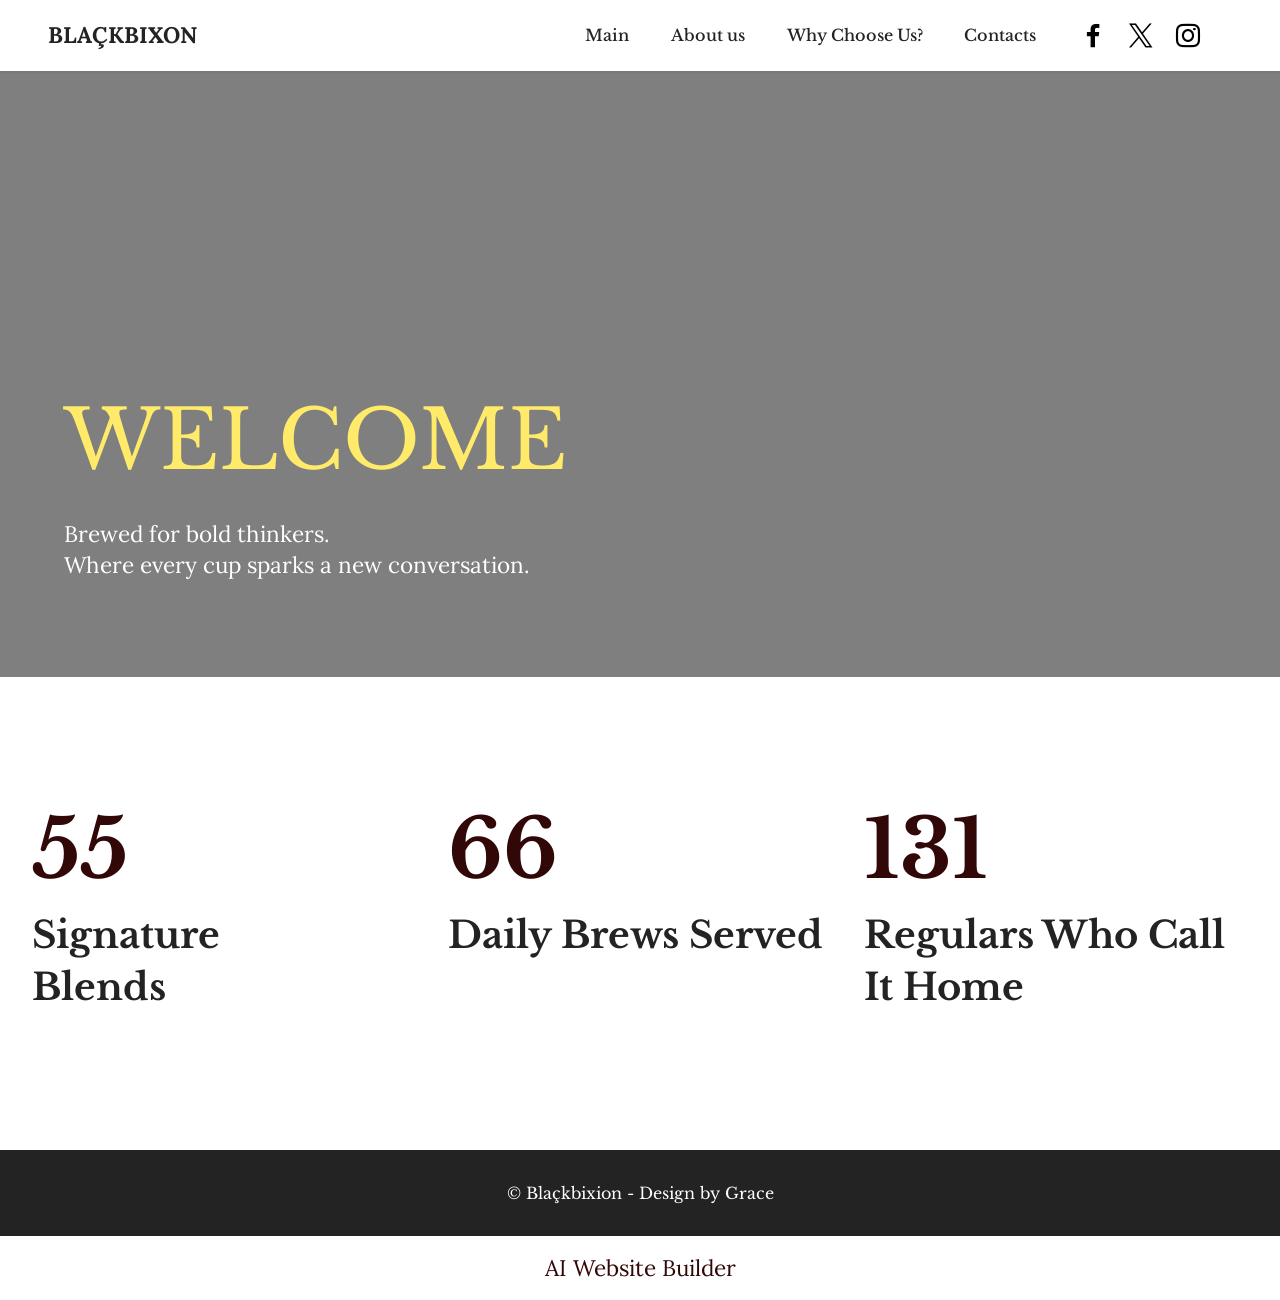
<file: index.html>
<!DOCTYPE html>
<html  >
<head>
  <!-- Site made with Mobirise Website Builder v6.1.4, https://mobirise.com -->
  <meta charset="UTF-8">
  <meta http-equiv="X-UA-Compatible" content="IE=edge">
  <meta name="generator" content="Mobirise v6.1.4, mobirise.com">
  <meta name="viewport" content="width=device-width, initial-scale=1, minimum-scale=1">
  <link rel="shortcut icon" href="assets/images/logo.png" type="image/x-icon">
  <meta name="description" content="">
  
  
  <title>blackbixion</title>
  <link rel="stylesheet" href="assets/bootstrap/css/bootstrap.min.css">
  <link rel="stylesheet" href="assets/dropdown/css/style.css">
  <link rel="stylesheet" href="assets/socicon/css/styles.css">
  <link rel="stylesheet" href="assets/theme/css/style.css">
  <link rel="preload" href="https://fonts.googleapis.com/css?family=Libre+Baskerville:400,400i,700&display=swap" as="style" onload="this.onload=null;this.rel='stylesheet'">
  <noscript><link rel="stylesheet" href="https://fonts.googleapis.com/css?family=Libre+Baskerville:400,400i,700&display=swap"></noscript>
  <link rel="preload" href="https://fonts.googleapis.com/css?family=Lora:400,500,600,700,400i,500i,600i,700i&display=swap" as="style" onload="this.onload=null;this.rel='stylesheet'">
  <noscript><link rel="stylesheet" href="https://fonts.googleapis.com/css?family=Lora:400,500,600,700,400i,500i,600i,700i&display=swap"></noscript>
  <link rel="preload" as="style" href="assets/mobirise/css/mbr-additional.css?v=QJPAVo"><link rel="stylesheet" href="assets/mobirise/css/mbr-additional.css?v=QJPAVo" type="text/css">

  
  
  
</head>
<body>
  
  <section data-bs-version="5.1" class="menu menu3 cid-uYUWMkUUqe" once="menu" id="menu3-8">
    
    <nav class="navbar navbar-dropdown navbar-fixed-top navbar-expand-lg">
        <div class="container">
            <div class="navbar-brand">
                
                <span class="navbar-caption-wrap"><a class="navbar-caption text-black text-primary display-7" href="index.html">BLAÇKBIXON</a></span>
            </div>
            <button class="navbar-toggler" type="button" data-toggle="collapse" data-bs-toggle="collapse" data-target="#navbarSupportedContent" data-bs-target="#navbarSupportedContent" aria-controls="navbarNavAltMarkup" aria-expanded="false" aria-label="Toggle navigation">
                <div class="hamburger">
                    <span></span>
                    <span></span>
                    <span></span>
                    <span></span>
                </div>
            </button>
            <div class="collapse navbar-collapse" id="navbarSupportedContent">
                <ul class="navbar-nav nav-dropdown nav-right" data-app-modern-menu="true"><li class="nav-item"><a class="nav-link link text-black text-primary display-4" href="page4.html">Main</a></li><li class="nav-item"><a class="nav-link link text-black text-primary display-4" href="page1.html">
                            About us</a></li>
                    <li class="nav-item"><a class="nav-link link text-black text-primary display-4" href="page2.html">Why Choose Us?</a></li>
                    <li class="nav-item"><a class="nav-link link text-black text-primary display-4" href="page3.html">Contacts</a>
                    </li></ul>
                <div class="icons-menu">
                    <a class="iconfont-wrapper" href="https://mobiri.se" target="_blank">
                        <span class="p-2 mbr-iconfont socicon-facebook socicon"></span>
                    </a>
                    <a class="iconfont-wrapper" href="https://mobiri.se" target="_blank">
                        <span class="p-2 mbr-iconfont socicon-twitter socicon"></span>
                    </a>
                    <a class="iconfont-wrapper" href="https://mobiri.se" target="_blank">
                        <span class="p-2 mbr-iconfont socicon-instagram socicon"></span>
                    </a>
                    
                </div>
                
            </div>
        </div>
    </nav>
</section>

<section data-bs-version="5.1" class="header18 cid-uZ67NPifbQ" data-bg-video="https://www.youtube.com/watch?v=xPPLbEFbCAo" id="header18-1k">
  

  <div class="mbr-overlay" style="opacity: 0.5; background-color: rgb(0, 0, 0);"></div>
  <div class="container-fluid">
    <div class="row">
      <div class="content-wrap col-12 col-md-12">
        <h1 class="mbr-section-title mbr-fonts-style mbr-white mb-4 display-1">WELCOME&nbsp;</h1>
        
        <p class="mbr-fonts-style mbr-text mbr-white mb-4 display-7">Brewed for bold thinkers.<br>Where every cup sparks a new conversation.</p>
        
      </div>
    </div>
  </div>
</section>

<section data-bs-version="5.1" class="counter1 counters cid-uZ68jowBRB" id="counter1-1n">
	

	
	
	<div class="container">
		
		<div class="row content-row mt-4">
			<div class="item features-without-image col-12 col-md-6 col-lg-4 item-mb active">
				<div class="item-wrapper">
					<div class="title mb-3">
						<h3 class="count mbr-fonts-style display-1">
							125
						</h3>
					</div>
					<h4 class="card-title mbr-fonts-style display-5"><strong>Signature</strong><br><strong> Blends</strong></h4>
					<p class="mbr-text card-text mbr-fonts-style mb-0 display-7"></p>
				</div>
			</div>
			<div class="item features-without-image col-12 col-md-6 col-lg-4 item-mb">
				<div class="item-wrapper">
					<div class="title mb-3">
						<h3 class="count mbr-fonts-style display-1">
							150
						</h3>
					</div>
					<h4 class="card-title mbr-fonts-style display-5"><strong>Daily Brews Served</strong></h4>
					<p class="mbr-text card-text mbr-fonts-style mb-0 display-7"></p>
				</div>
			</div>
			<div class="item features-without-image col-12 col-md-6 col-lg-4 item-mb">
				<div class="item-wrapper">
					<div class="title mb-3">
						<h3 class="count mbr-fonts-style display-1">
							300
						</h3>
					</div>
					<h4 class="card-title mbr-fonts-style display-5"><strong>Regulars Who Call It Home</strong></h4>
					<p class="mbr-text card-text mbr-fonts-style mb-0 display-7"></p>
				</div>
			</div>


		</div>
	</div>
</section>

<section data-bs-version="5.1" class="footer4 cid-uZ0BBEiMRl" once="footers" id="footer04-u">

    

    

    <div class="container">
        <div class="media-container-row align-center mbr-white">
            <div class="col-12">
                <p class="mbr-text mb-0 mbr-fonts-style display-4">
                    © Blaçkbixion - Design by Grace</p>
            </div>
        </div>
    </div>
</section><section class="display-7" style="padding: 0;align-items: center;justify-content: center;flex-wrap: wrap;    align-content: center;display: flex;position: relative;height: 4rem;"><a href="https://mobiri.se/4250567" style="flex: 1 1;height: 4rem;position: absolute;width: 100%;z-index: 1;"><img alt="" style="height: 4rem;" src="[data-uri]"></a><p style="margin: 0;text-align: center;" class="display-7">&#8204;</p><a style="z-index:1" href="https://mobirise.com/builder/ai-website-builder.html">AI Website Builder</a></section><script src="assets/bootstrap/js/bootstrap.bundle.min.js"></script>  <script src="assets/smoothscroll/smooth-scroll.js"></script>  <script src="assets/ytplayer/index.js"></script>  <script src="assets/dropdown/js/navbar-dropdown.js"></script>  <script src="assets/vimeoplayer/player.js"></script>  <script src="assets/viewportchecker/viewportchecker.js"></script>  <script src="assets/theme/js/script.js"></script>  
  
  
</body>
</html>
</file>
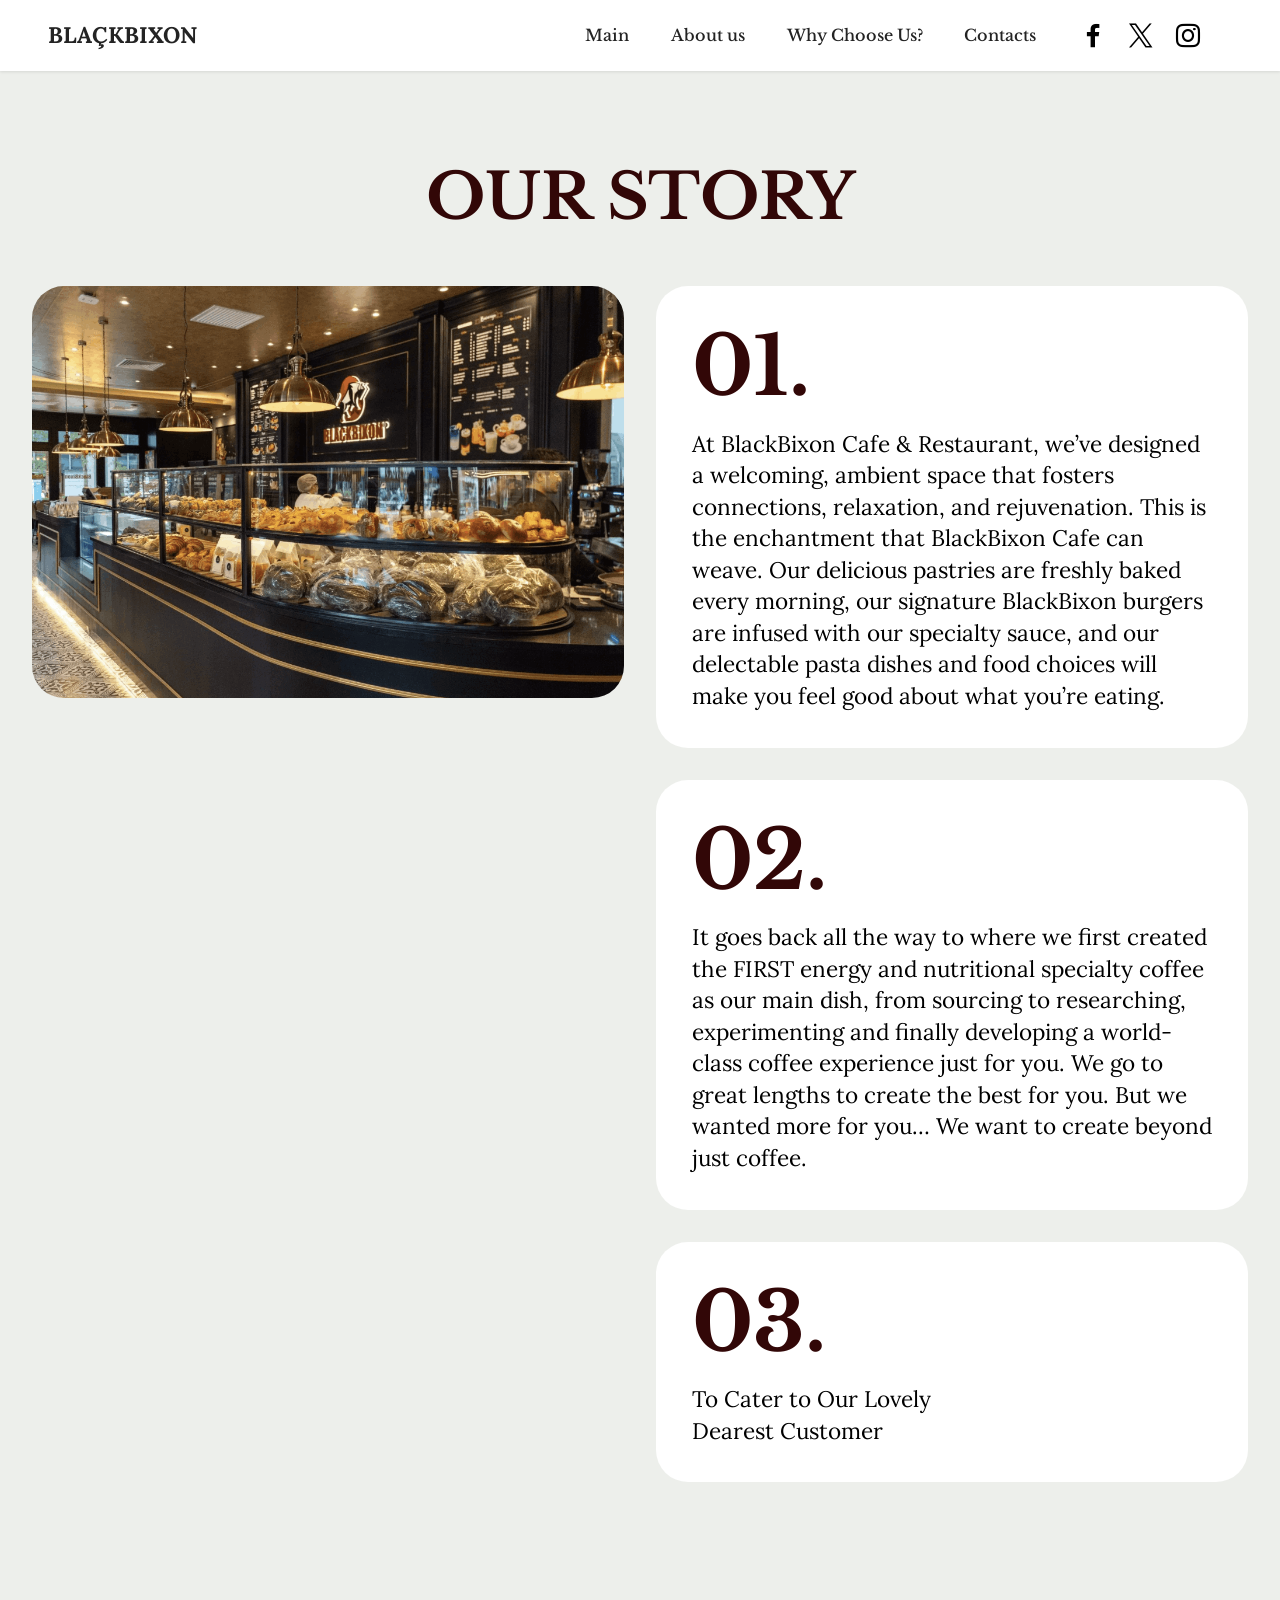
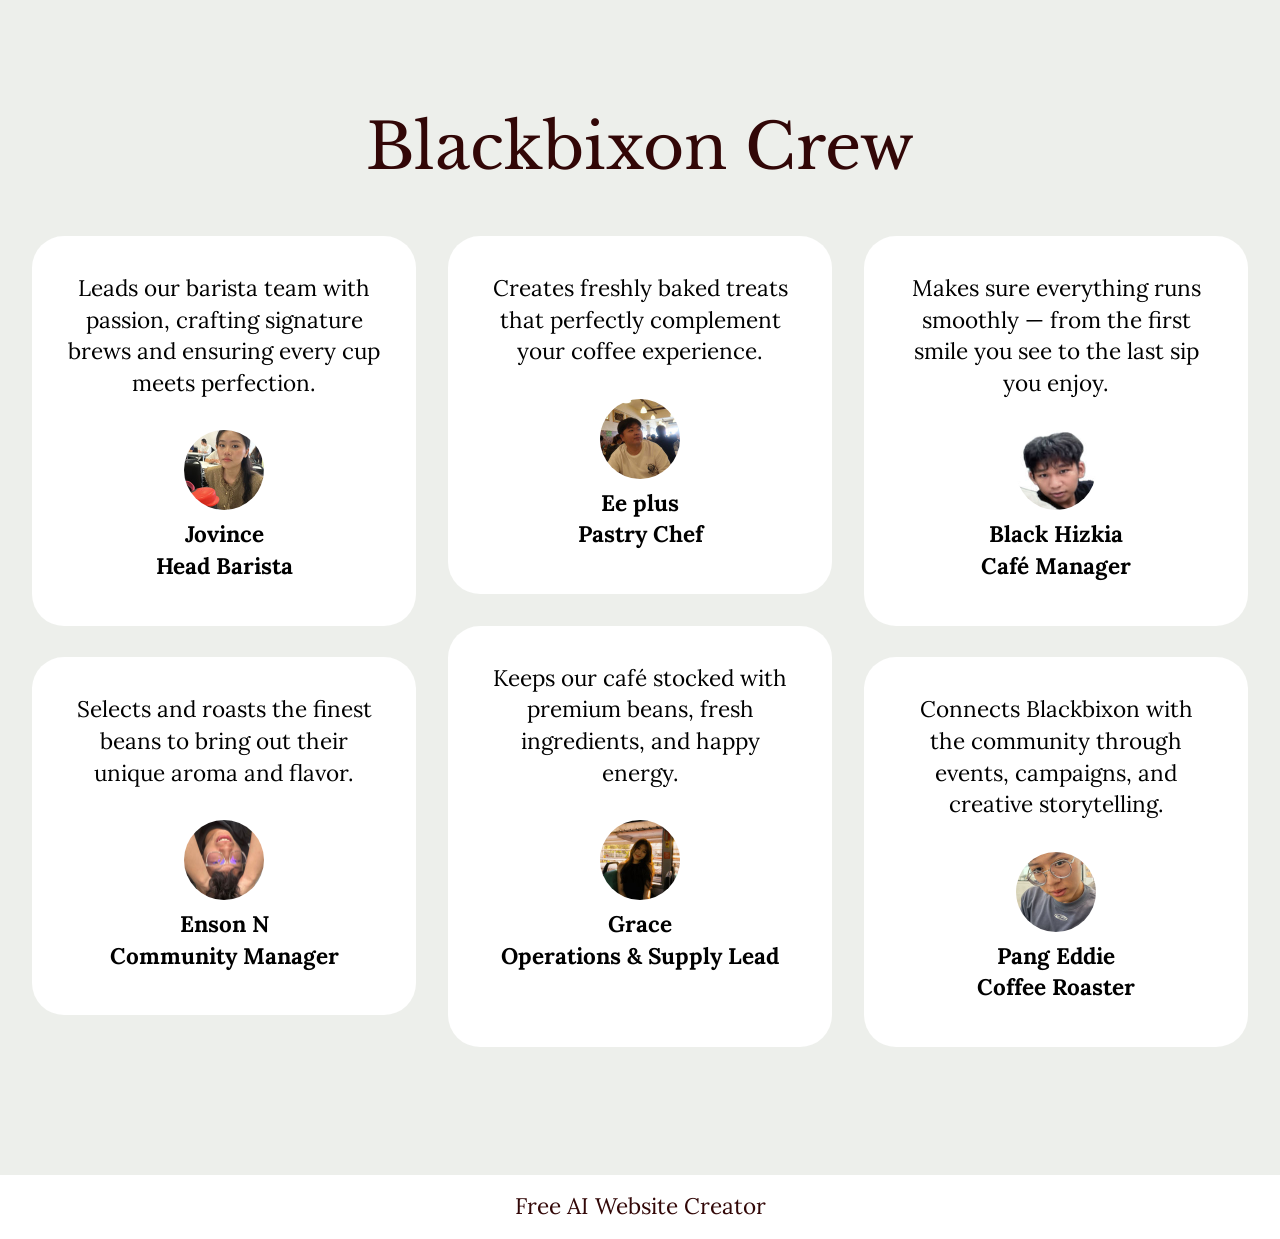
<file: page1.html>
<!DOCTYPE html>
<html  >
<head>
  <!-- Site made with Mobirise Website Builder v6.1.4, https://mobirise.com -->
  <meta charset="UTF-8">
  <meta http-equiv="X-UA-Compatible" content="IE=edge">
  <meta name="generator" content="Mobirise v6.1.4, mobirise.com">
  <meta name="viewport" content="width=device-width, initial-scale=1, minimum-scale=1">
  <link rel="shortcut icon" href="assets/images/logo.png" type="image/x-icon">
  <meta name="description" content="">
  
  
  <title>About</title>
  <link rel="stylesheet" href="assets/bootstrap/css/bootstrap.min.css">
  <link rel="stylesheet" href="assets/dropdown/css/style.css">
  <link rel="stylesheet" href="assets/socicon/css/styles.css">
  <link rel="stylesheet" href="assets/theme/css/style.css">
  <link rel="preload" href="https://fonts.googleapis.com/css?family=Libre+Baskerville:400,400i,700&display=swap" as="style" onload="this.onload=null;this.rel='stylesheet'">
  <noscript><link rel="stylesheet" href="https://fonts.googleapis.com/css?family=Libre+Baskerville:400,400i,700&display=swap"></noscript>
  <link rel="preload" href="https://fonts.googleapis.com/css?family=Lora:400,500,600,700,400i,500i,600i,700i&display=swap" as="style" onload="this.onload=null;this.rel='stylesheet'">
  <noscript><link rel="stylesheet" href="https://fonts.googleapis.com/css?family=Lora:400,500,600,700,400i,500i,600i,700i&display=swap"></noscript>
  <link rel="preload" as="style" href="assets/mobirise/css/mbr-additional.css?v=ZBmoXF"><link rel="stylesheet" href="assets/mobirise/css/mbr-additional.css?v=ZBmoXF" type="text/css">

  
  
  
</head>
<body>
  
  <section data-bs-version="5.1" class="menu menu3 cid-uYX7Sts2hI" once="menu" id="menu3-c">
    
    <nav class="navbar navbar-dropdown navbar-fixed-top navbar-expand-lg">
        <div class="container">
            <div class="navbar-brand">
                
                <span class="navbar-caption-wrap"><a class="navbar-caption text-black text-primary display-7" href="index.html">BLAÇKBIXON</a></span>
            </div>
            <button class="navbar-toggler" type="button" data-toggle="collapse" data-bs-toggle="collapse" data-target="#navbarSupportedContent" data-bs-target="#navbarSupportedContent" aria-controls="navbarNavAltMarkup" aria-expanded="false" aria-label="Toggle navigation">
                <div class="hamburger">
                    <span></span>
                    <span></span>
                    <span></span>
                    <span></span>
                </div>
            </button>
            <div class="collapse navbar-collapse" id="navbarSupportedContent">
                <ul class="navbar-nav nav-dropdown nav-right" data-app-modern-menu="true"><li class="nav-item"><a class="nav-link link text-black text-primary display-4" href="page4.html">Main</a></li><li class="nav-item"><a class="nav-link link text-black text-primary display-4" href="page1.html">
                            About us</a></li>
                    <li class="nav-item"><a class="nav-link link text-black text-primary display-4" href="page2.html">Why Choose Us?</a></li>
                    <li class="nav-item"><a class="nav-link link text-black text-primary display-4" href="page3.html">Contacts</a>
                    </li></ul>
                <div class="icons-menu">
                    <a class="iconfont-wrapper" href="https://mobiri.se" target="_blank">
                        <span class="p-2 mbr-iconfont socicon-facebook socicon"></span>
                    </a>
                    <a class="iconfont-wrapper" href="https://mobiri.se" target="_blank">
                        <span class="p-2 mbr-iconfont socicon-twitter socicon"></span>
                    </a>
                    <a class="iconfont-wrapper" href="https://mobiri.se" target="_blank">
                        <span class="p-2 mbr-iconfont socicon-instagram socicon"></span>
                    </a>
                    
                </div>
                
            </div>
        </div>
    </nav>
</section>

<section data-bs-version="5.1" class="features028 cid-uYX8Lf4k4B" id="features028-i">
	

	
	
	<div class="container">
		<div class="row justify-content-center">
			<div class="col-md-12 content-head mb-5">
				<h1 class="mbr-section-title mbr-fonts-style mb-0 display-2"><strong>OUR STORY</strong></h1>
				
			</div>
		</div>


		<div class="row justify-content-center  blockContent">

			<div class="col-12 col-lg">


				<div class="item features-without-image col-12 col-md-12 col-lg-12 active">
					<div class="item-wrapper">
						<div class="item-content">
							<h5 class="mbr-card-title mbr-fonts-style mt-0 mb-3 mbr-number display-1">
								<strong>01.</strong>
							</h5>
							
							<p class="card-text mbr-fonts-style mt-0 mb-0 display-7">At BlackBixon Cafe &amp; Restaurant, we’ve designed a welcoming, ambient space that fosters connections, relaxation, and rejuvenation. This is the enchantment that BlackBixon Cafe can weave. Our delicious pastries are freshly baked every morning, our signature BlackBixon burgers are infused with our specialty sauce, and our delectable pasta dishes and food choices will make you feel good about what you’re eating.</p>
							
						</div>

					</div>
				</div>
				<div class="item features-without-image col-12 col-md-12 col-lg-12">
					<div class="item-wrapper">
						<div class="item-content">
							<h5 class="mbr-card-title mbr-fonts-style mt-0 mb-3 mbr-number display-1">
								<strong>02.</strong>
							</h5>
							
							<p class="card-text mbr-fonts-style mt-0 mb-0 display-7">It goes back all the way to where we first created the FIRST energy and nutritional specialty coffee as our main dish, from sourcing to researching, experimenting and finally developing a world-class coffee experience just for you. We go to great lengths to create the best for you. But we wanted more for you… We want to create beyond just coffee.</p>
							
						</div>

					</div>
				</div>
				<div class="item features-without-image col-12 col-md-12 col-lg-12">
					<div class="item-wrapper">
						<div class="item-content">
							<h5 class="mbr-card-title mbr-fonts-style mt-0 mb-3 mbr-number display-1">
								<strong>03.</strong>
							</h5>
							
							<p class="card-text mbr-fonts-style mt-0 mb-0 display-7">To Cater to Our Lovely<br>Dearest Customer</p>
							
						</div>
					</div>
				</div>
			</div>
			<div class="col-12 col-lg-6">
				<div class="image-wrapper">
					<img class="w-100" src="assets/images/e688aae5b18f2025-10-0720e4b88be58d8810.57.58-1014x706.png" alt="Mobirise Website Builder">
				</div>
			</div>
		</div>
	</div>
</section>

<section data-bs-version="5.1" class="people04 cid-uZ6zefWAjp" id="people04-1w">
	
	
	<div class="container">
		<div class="row mb-5 justify-content-center">
			<div class="col-12 mb-0 content-head">
				<h3 class="mbr-section-title mbr-fonts-style align-center mb-0 display-2">Blackbixon Crew</h3>
				
			</div>
		</div>
		<div class="row mbr-masonry" data-masonry="{&quot;percentPosition&quot;: true }">
			<div class="item features-without-image col-12 col-md-6 col-lg-4 active">
				<div class="item-wrapper">
					<div class="card-box align-left">
						<p class="card-text mbr-fonts-style display-7">Leads our barista team with passion, crafting signature brews and ensuring every cup meets perfection.</p>
						<div class="img-wrapper mt-4 mb-2">
							<img src="assets/images/whatsapp20image202025-10-0520at2010.22.27-160x284.jpg" alt="" data-slide-to="0" data-bs-slide-to="0">
						</div>
						<h5 class="card-title mbr-fonts-style display-7"><strong>Jovince</strong><br><strong>Head Barista</strong></h5>
					</div>
				</div>
			</div>
			<div class="item features-without-image col-12 col-md-6 col-lg-4">
				<div class="item-wrapper">
					<div class="card-box align-left">
						<p class="card-text mbr-fonts-style display-7">Creates freshly baked treats that perfectly complement your coffee experience.</p>
						<div class="img-wrapper mt-4 mb-2">
							<img src="assets/images/whatsapp20image202025-10-0620at2013.47.41-160x240.jpg" data-slide-to="1" data-bs-slide-to="1" alt="">
						</div>
						<h5 class="card-title mbr-fonts-style display-7"><strong>Ee plus</strong><br><strong>Pastry Chef</strong></h5>
					</div>
				</div>
			</div>
			<div class="item features-without-image col-12 col-md-6 col-lg-4">
				<div class="item-wrapper">
					<div class="card-box align-left">
						<p class="card-text mbr-fonts-style display-7">Makes sure everything runs smoothly — from the first smile you see to the last sip you enjoy.</p>
						<div class="img-wrapper mt-4 mb-2">
							<img src="assets/images/whatsapp20image202025-07-0920at2013.47.12-160x126.jpg" data-slide-to="2" data-bs-slide-to="2" alt="">
						</div>
						<h5 class="card-title mbr-fonts-style display-7"><strong>Black Hizkia</strong><br><strong>Café Manager</strong></h5>
					</div>
				</div>
			</div>
			<div class="item features-without-image col-12 col-md-6 col-lg-4">
				<div class="item-wrapper">
					<div class="card-box align-left">
						<p class="card-text mbr-fonts-style display-7">Keeps our café stocked with premium beans, fresh ingredients, and happy energy.</p>
						<div class="img-wrapper mt-4 mb-2">
							<img src="assets/images/whatsapp20image202025-07-1020at2001.43.05-160x196.jpg" data-slide-to="3" data-bs-slide-to="3" alt="">
						</div>
						<h5 class="card-title mbr-fonts-style display-7"><strong>Grace</strong><br><strong>Operations &amp; Supply Lead</strong><br><strong><br></strong></h5>
					</div>
				</div>
			</div>
			<div class="item features-without-image col-12 col-md-6 col-lg-4">
				<div class="item-wrapper">
					<div class="card-box align-left">
						<p class="card-text mbr-fonts-style display-7">Selects and roasts the finest beans to bring out their unique aroma and flavor.</p>
						<div class="img-wrapper mt-4 mb-2">
							<img src="assets/images/whatsapp20image202025-07-0920at2014.04.54-160x285.jpg" data-slide-to="4" data-bs-slide-to="4" alt="">
						</div>
						<h5 class="card-title mbr-fonts-style display-7"><strong>Enson N</strong><br><strong> Community Manager</strong></h5>
					</div>
				</div>
			</div>
			<div class="item features-without-image col-12 col-md-6 col-lg-4">
				<div class="item-wrapper">
					<div class="card-box align-left">
						<p class="card-text mbr-fonts-style display-7">Connects Blackbixon with the community through events, campaigns, and creative storytelling.</p>
						<div class="img-wrapper mt-4 mb-2">
							<img src="assets/images/whatsapp20image202025-10-0620at2012.09.05-160x284.jpg" data-slide-to="5" data-bs-slide-to="5" alt="">
						</div>
						<h5 class="card-title mbr-fonts-style display-7"><strong>Pang Eddie</strong><br><strong>Coffee Roaster</strong></h5>
					</div>
				</div>
			</div>
		</div>
	</div>
</section><section class="display-7" style="padding: 0;align-items: center;justify-content: center;flex-wrap: wrap;    align-content: center;display: flex;position: relative;height: 4rem;"><a href="https://mobiri.se/4250567" style="flex: 1 1;height: 4rem;position: absolute;width: 100%;z-index: 1;"><img alt="" style="height: 4rem;" src="[data-uri]"></a><p style="margin: 0;text-align: center;" class="display-7">&#8204;</p><a style="z-index:1" href="https://mobirise.com/builder/ai-website-creator.html">Free AI Website Creator</a></section><script src="assets/bootstrap/js/bootstrap.bundle.min.js"></script>  <script src="assets/smoothscroll/smooth-scroll.js"></script>  <script src="assets/ytplayer/index.js"></script>  <script src="assets/dropdown/js/navbar-dropdown.js"></script>  <script src="assets/masonry/masonry.pkgd.min.js"></script>  <script src="assets/imagesloaded/imagesloaded.pkgd.min.js"></script>  <script src="assets/theme/js/script.js"></script>  
  
  
</body>
</html>
</file>
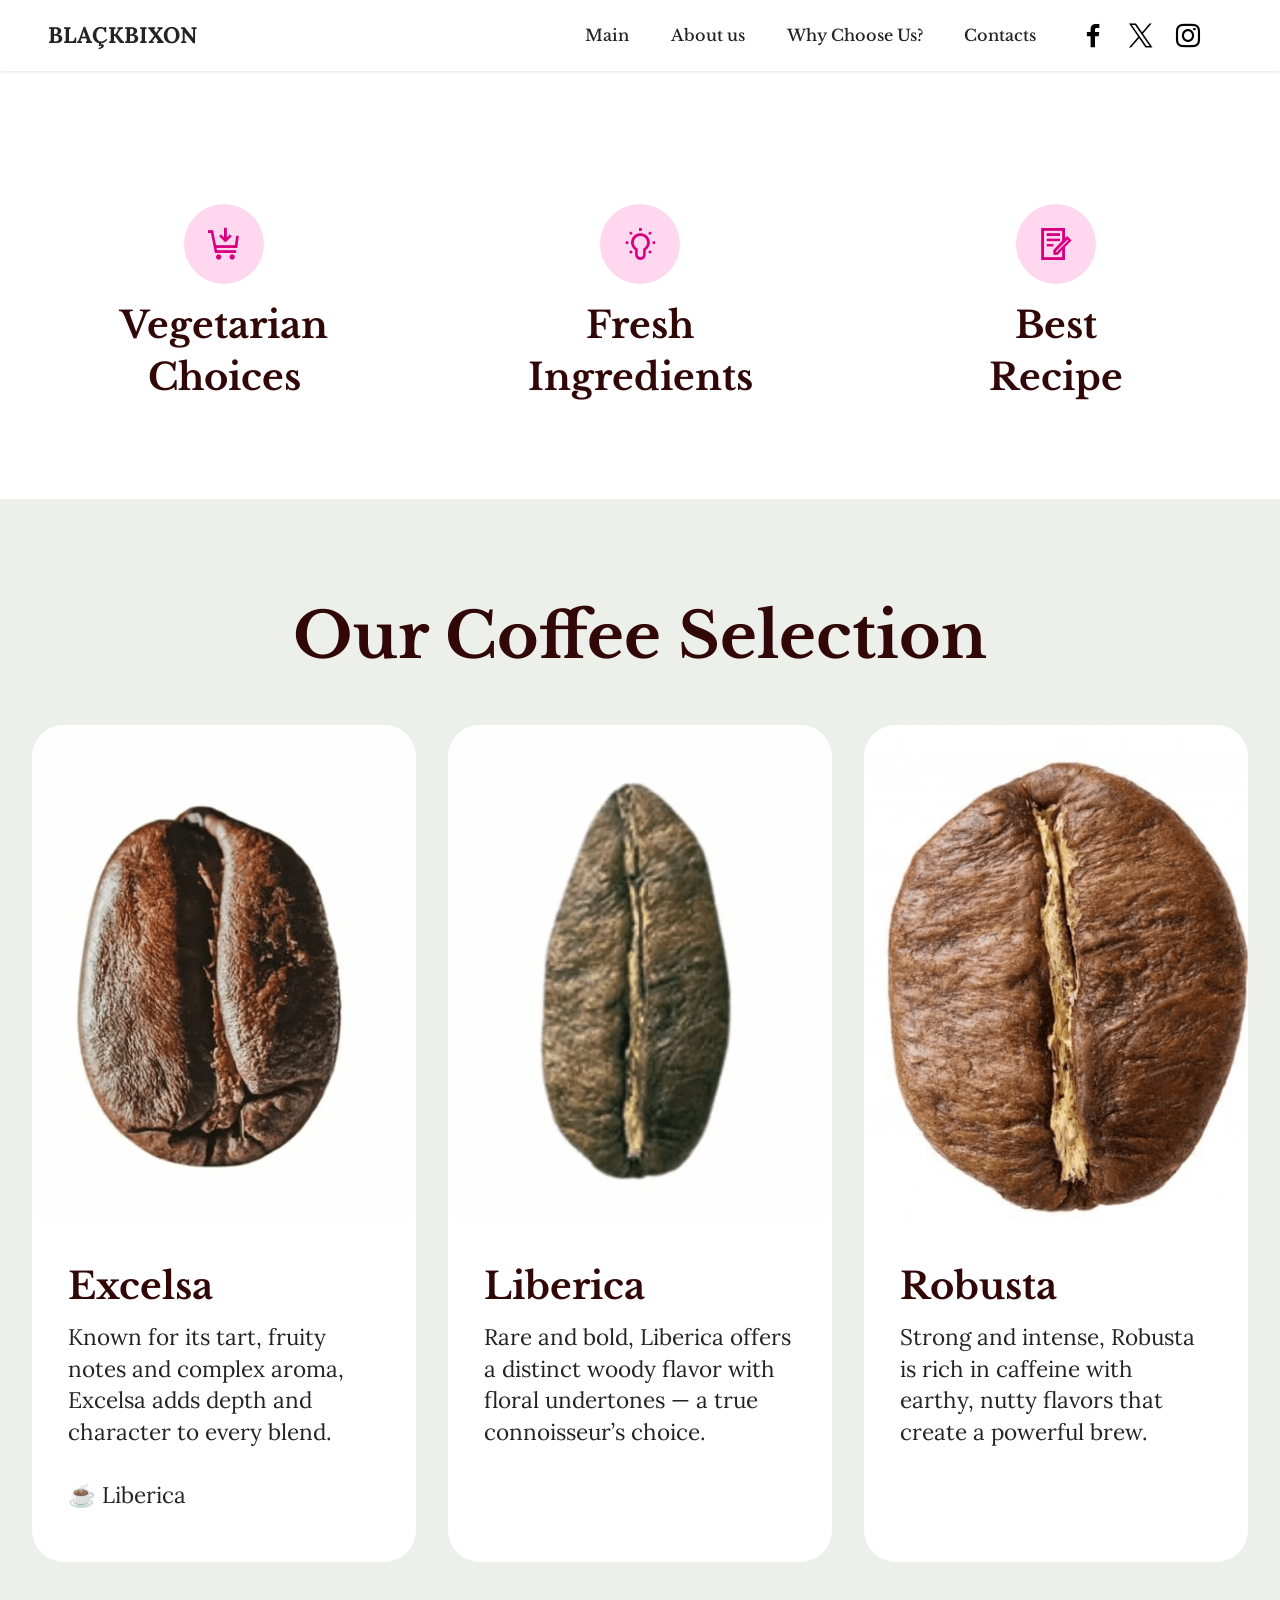
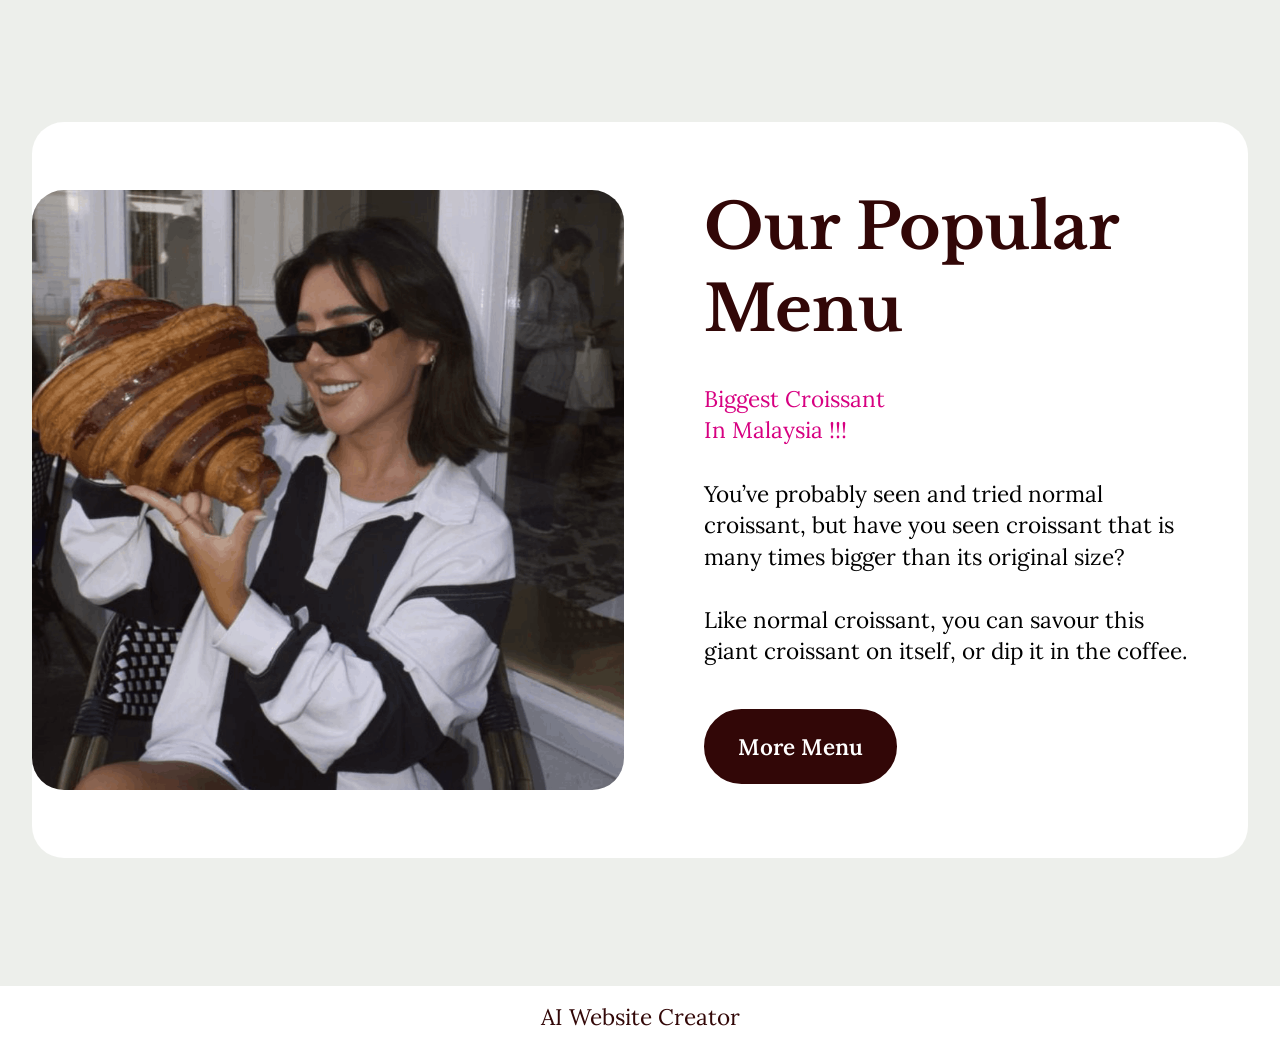
<file: page2.html>
<!DOCTYPE html>
<html  >
<head>
  <!-- Site made with Mobirise Website Builder v6.1.4, https://mobirise.com -->
  <meta charset="UTF-8">
  <meta http-equiv="X-UA-Compatible" content="IE=edge">
  <meta name="generator" content="Mobirise v6.1.4, mobirise.com">
  <meta name="viewport" content="width=device-width, initial-scale=1, minimum-scale=1">
  <link rel="shortcut icon" href="assets/images/logo.png" type="image/x-icon">
  <meta name="description" content="">
  
  
  <title>why choose us</title>
  <link rel="stylesheet" href="assets/web/assets/mobirise-icons2/mobirise2.css">
  <link rel="stylesheet" href="assets/bootstrap/css/bootstrap.min.css">
  <link rel="stylesheet" href="assets/dropdown/css/style.css">
  <link rel="stylesheet" href="assets/socicon/css/styles.css">
  <link rel="stylesheet" href="assets/theme/css/style.css">
  <link rel="preload" href="https://fonts.googleapis.com/css?family=Libre+Baskerville:400,400i,700&display=swap" as="style" onload="this.onload=null;this.rel='stylesheet'">
  <noscript><link rel="stylesheet" href="https://fonts.googleapis.com/css?family=Libre+Baskerville:400,400i,700&display=swap"></noscript>
  <link rel="preload" href="https://fonts.googleapis.com/css?family=Lora:400,500,600,700,400i,500i,600i,700i&display=swap" as="style" onload="this.onload=null;this.rel='stylesheet'">
  <noscript><link rel="stylesheet" href="https://fonts.googleapis.com/css?family=Lora:400,500,600,700,400i,500i,600i,700i&display=swap"></noscript>
  <link rel="preload" as="style" href="assets/mobirise/css/mbr-additional.css?v=LD3M74"><link rel="stylesheet" href="assets/mobirise/css/mbr-additional.css?v=LD3M74" type="text/css">

  
  
  
</head>
<body>
  
  <section data-bs-version="5.1" class="menu menu3 cid-uYX9F8jb0e" once="menu" id="menu3-j">
    
    <nav class="navbar navbar-dropdown navbar-fixed-top navbar-expand-lg">
        <div class="container">
            <div class="navbar-brand">
                
                <span class="navbar-caption-wrap"><a class="navbar-caption text-black text-primary display-7" href="index.html">BLAÇKBIXON</a></span>
            </div>
            <button class="navbar-toggler" type="button" data-toggle="collapse" data-bs-toggle="collapse" data-target="#navbarSupportedContent" data-bs-target="#navbarSupportedContent" aria-controls="navbarNavAltMarkup" aria-expanded="false" aria-label="Toggle navigation">
                <div class="hamburger">
                    <span></span>
                    <span></span>
                    <span></span>
                    <span></span>
                </div>
            </button>
            <div class="collapse navbar-collapse" id="navbarSupportedContent">
                <ul class="navbar-nav nav-dropdown nav-right" data-app-modern-menu="true"><li class="nav-item"><a class="nav-link link text-black text-primary display-4" href="page4.html">Main</a></li><li class="nav-item"><a class="nav-link link text-black text-primary display-4" href="page1.html">
                            About us</a></li>
                    <li class="nav-item"><a class="nav-link link text-black text-primary display-4" href="page2.html">Why Choose Us?</a></li>
                    <li class="nav-item"><a class="nav-link link text-black text-primary display-4" href="page3.html">Contacts</a>
                    </li></ul>
                <div class="icons-menu">
                    <a class="iconfont-wrapper" href="https://mobiri.se" target="_blank">
                        <span class="p-2 mbr-iconfont socicon-facebook socicon"></span>
                    </a>
                    <a class="iconfont-wrapper" href="https://mobiri.se" target="_blank">
                        <span class="p-2 mbr-iconfont socicon-twitter socicon"></span>
                    </a>
                    <a class="iconfont-wrapper" href="https://mobiri.se" target="_blank">
                        <span class="p-2 mbr-iconfont socicon-instagram socicon"></span>
                    </a>
                    
                </div>
                
            </div>
        </div>
    </nav>
</section>

<section data-bs-version="5.1" class="features10 cid-uYXb46hcxp" id="features010-p">
  

  
  
  <div class="container-fluid">
    
    <div class="row">
      <div class="item features-without-image col-12 col-md-6 col-lg-4 active">
        <div class="item-wrapper">
          <div class="card-box align-left">
            <div class="iconfont-wrapper mb-3">
              <span class="mbr-iconfont mobi-mbri-cart-add mobi-mbri"></span>
            </div>
            <h5 class="card-title mbr-fonts-style display-5"><strong>Vegetarian</strong><div><strong>Choices</strong></div></h5>
            <p class="card-text mbr-fonts-style mb-3 display-7"></p>
            
          </div>
        </div>
      </div><div class="item features-without-image col-12 col-md-6 col-lg-4">
        <div class="item-wrapper">
          <div class="card-box align-left">
            <div class="iconfont-wrapper mb-3">
              <span class="mbr-iconfont mobi-mbri-idea mobi-mbri"></span>
            </div>
            <h5 class="card-title mbr-fonts-style display-5"><strong>Fresh</strong><div><strong>Ingredients</strong></div></h5>
            <p class="card-text mbr-fonts-style mb-3 display-7"></p>
            
          </div>
        </div>
      </div>
      
      <div class="item features-without-image col-12 col-md-6 col-lg-4">
        <div class="item-wrapper">
          <div class="card-box align-left">
            <div class="iconfont-wrapper mb-3">
              <span class="mbr-iconfont mobi-mbri-contact-form mobi-mbri"></span>
            </div>
            <h5 class="card-title mbr-fonts-style display-5"><strong>Best</strong><div><strong>Recipe</strong></div></h5>
            <p class="card-text mbr-fonts-style mb-3 display-7"></p>
            
          </div>
        </div>
      </div>
    </div>
  </div>
</section>

<section data-bs-version="5.1" class="features6 start cid-uZf3Lyn1RP" id="features06-1y">
	
	
	<div class="container">
		<div class="row justify-content-center">
			<div class="col-12 content-head">
				<div class="mbr-section-head mb-5">
					<h4 class="mbr-section-title mbr-fonts-style align-center mb-0 display-2"><strong>Our Coffee Selection</strong></h4>
					
					
				</div>
			</div>
		</div>
		<div class="row">
			
			<div class="item features-image col-12 col-md-6 col-lg-4 active">
				<div class="item-wrapper">
					<div class="item-img">
						<img src="assets/images/e688aae5b18f2025-10-1120e4b88ae58d8812.22.36-742x1016.png" alt="Mobirise Website Builder" data-slide-to="1" data-bs-slide-to="1">
					</div>
					<div class="item-content">
						<h5 class="item-title mbr-fonts-style display-5"><strong>Excelsa</strong></h5>
						<p class="mbr-text mbr-fonts-style display-7">Known for its tart, fruity notes and complex aroma, Excelsa adds depth and character to every blend.<br><br>☕ Liberica</p>
						
					</div>
				</div>
			</div>
			<div class="item features-image col-12 col-md-6 col-lg-4">
				<div class="item-wrapper">
					<div class="item-img">
						<img src="assets/images/e688aae5b18f2025-10-1120e4b88ae58d8812.21.27-816x847.png" alt="Mobirise Website Builder" data-slide-to="2" data-bs-slide-to="2">
					</div>
					<div class="item-content">
						<h5 class="item-title mbr-fonts-style display-5"><strong>Liberica</strong></h5>
						<p class="mbr-text mbr-fonts-style display-7">Rare and bold, Liberica offers a distinct woody flavor with floral undertones — a true connoisseur’s choice.<br>
						</p>
						
					</div>
				</div>
			</div><div class="item features-image col-12 col-md-6 col-lg-4">
				<div class="item-wrapper">
					<div class="item-img">
						<img src="assets/images/e688aae5b18f2025-10-0920e4b88be58d882.03.40-816x983.png" alt="Mobirise Website Builder">
					</div>
					<div class="item-content">
						<h5 class="item-title mbr-fonts-style display-5"><strong>Robusta</strong></h5>
						<p class="mbr-text mbr-fonts-style display-7">Strong and intense, Robusta is rich in caffeine with earthy, nutty flavors that create a powerful brew.</p>
						
					</div>
				</div>
			</div>
		</div>
	</div>
</section>

<section data-bs-version="5.1" class="features024 cid-uZ33PlbiJH" id="features024-10">
  

  
  

  <div class="container">
    <div class="row justify-content-center align-items-center">
      <div class="col-12">
        <div class="card-wrapper">
          <div class="row">
            <div class="col-12 col-md-12 col-lg-6 image-wrapper">
              <img class="w-100" src="assets/images/e688aae5b18f2025-10-0820e4b88be58d8811.18.38-1184x1178.png" alt="Mobirise Website Builder">
            </div>
            <div class="col-12 col-lg col-md-12">
              <div class="text-wrapper align-left">
                <h5 class="mbr-section-title mbr-fonts-style mb-4 display-2"><strong>Our Popular Menu</strong></h5>
                <p class="price mbr-fonts-style mb-4 display-7">Biggest Croissant<br>In Malaysia !!!</p>
                <p class="mbr-text mbr-fonts-style mb-4 display-7">You’ve probably seen and tried normal croissant, but have you seen croissant that is many times bigger than its original size?<br><br>Like normal croissant, you can savour this giant croissant on itself, or dip it in the coffee.</p>
                <div class="mbr-section-btn mt-3"><a class="btn btn-lg btn-primary display-7" href="https://mobiri.se">More Menu</a></div>
              </div>
            </div>
          </div>
        </div>
      </div>
    </div>
  </div>
</section><section class="display-7" style="padding: 0;align-items: center;justify-content: center;flex-wrap: wrap;    align-content: center;display: flex;position: relative;height: 4rem;"><a href="https://mobiri.se/4250567" style="flex: 1 1;height: 4rem;position: absolute;width: 100%;z-index: 1;"><img alt="" style="height: 4rem;" src="[data-uri]"></a><p style="margin: 0;text-align: center;" class="display-7">&#8204;</p><a style="z-index:1" href="https://mobirise.com/builder/ai-website-creator.html">AI Website Creator</a></section><script src="assets/bootstrap/js/bootstrap.bundle.min.js"></script>  <script src="assets/smoothscroll/smooth-scroll.js"></script>  <script src="assets/ytplayer/index.js"></script>  <script src="assets/dropdown/js/navbar-dropdown.js"></script>  <script src="assets/theme/js/script.js"></script>  
  
  
</body>
</html>
</file>
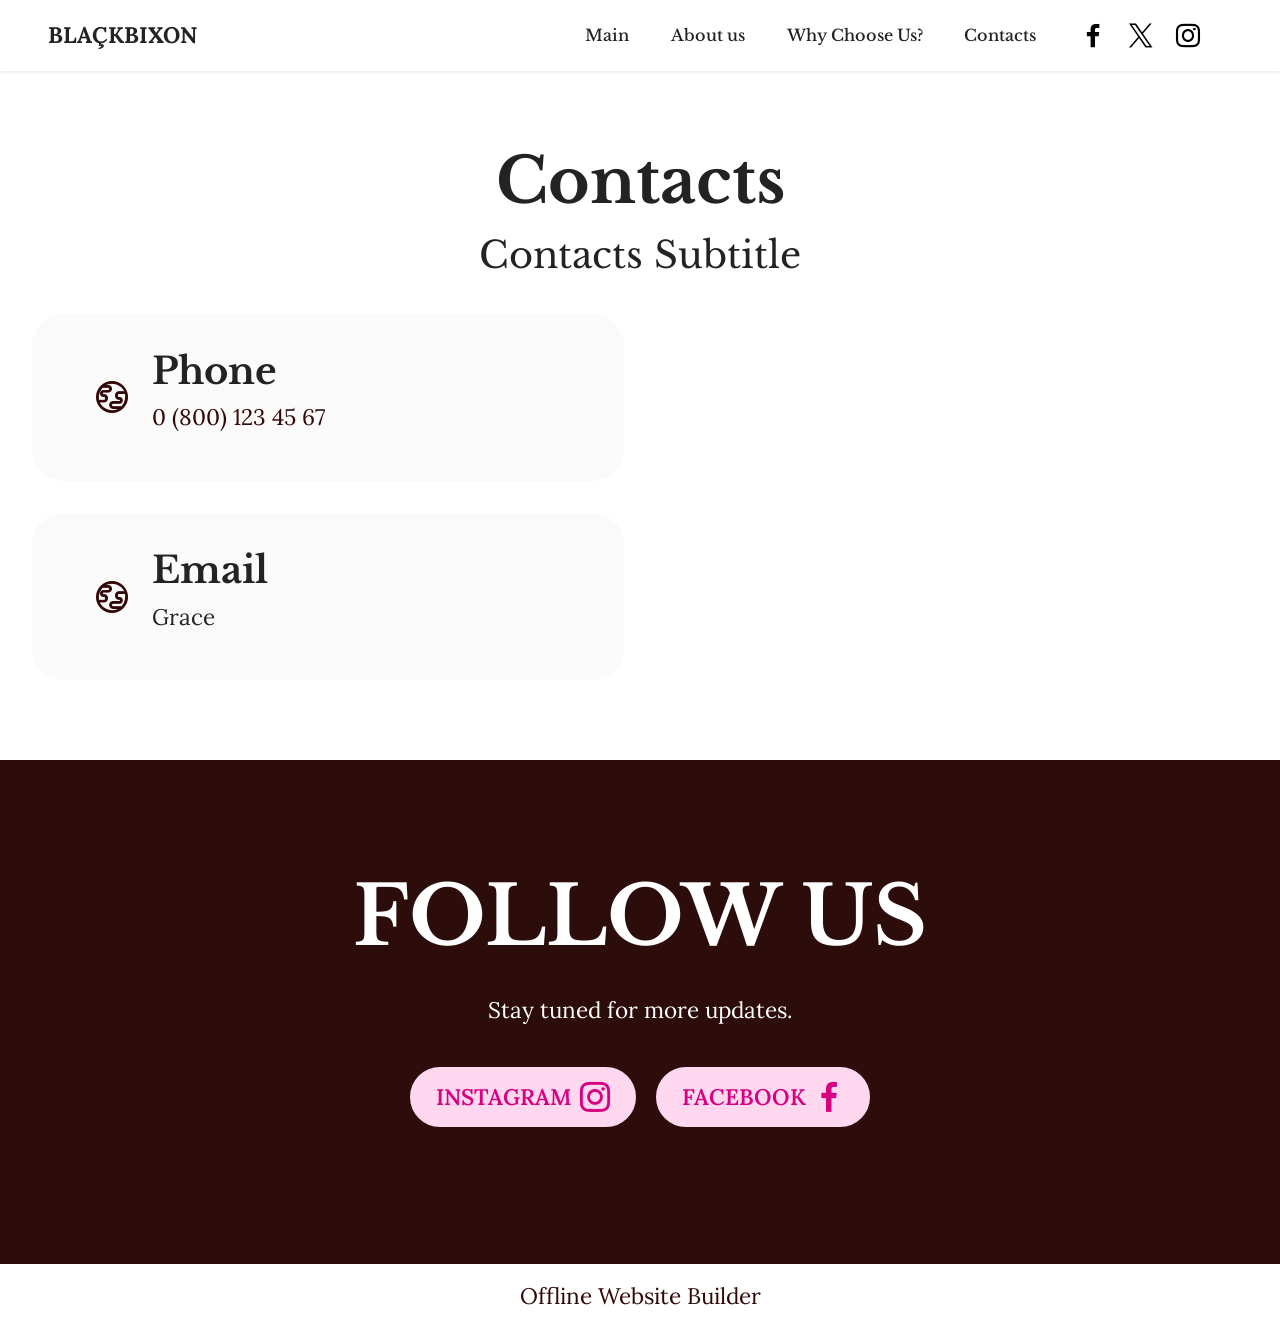
<file: page3.html>
<!DOCTYPE html>
<html  >
<head>
  <!-- Site made with Mobirise Website Builder v6.1.4, https://mobirise.com -->
  <meta charset="UTF-8">
  <meta http-equiv="X-UA-Compatible" content="IE=edge">
  <meta name="generator" content="Mobirise v6.1.4, mobirise.com">
  <meta name="viewport" content="width=device-width, initial-scale=1, minimum-scale=1">
  <link rel="shortcut icon" href="assets/images/logo.png" type="image/x-icon">
  <meta name="description" content="">
  
  
  <title>contact</title>
  <link rel="stylesheet" href="assets/web/assets/mobirise-icons2/mobirise2.css">
  <link rel="stylesheet" href="assets/bootstrap/css/bootstrap.min.css">
  <link rel="stylesheet" href="assets/dropdown/css/style.css">
  <link rel="stylesheet" href="assets/socicon/css/styles.css">
  <link rel="stylesheet" href="assets/theme/css/style.css">
  <link rel="preload" href="https://fonts.googleapis.com/css?family=Libre+Baskerville:400,400i,700&display=swap" as="style" onload="this.onload=null;this.rel='stylesheet'">
  <noscript><link rel="stylesheet" href="https://fonts.googleapis.com/css?family=Libre+Baskerville:400,400i,700&display=swap"></noscript>
  <link rel="preload" href="https://fonts.googleapis.com/css?family=Lora:400,500,600,700,400i,500i,600i,700i&display=swap" as="style" onload="this.onload=null;this.rel='stylesheet'">
  <noscript><link rel="stylesheet" href="https://fonts.googleapis.com/css?family=Lora:400,500,600,700,400i,500i,600i,700i&display=swap"></noscript>
  <link rel="preload" as="style" href="assets/mobirise/css/mbr-additional.css?v=2RgUaB"><link rel="stylesheet" href="assets/mobirise/css/mbr-additional.css?v=2RgUaB" type="text/css">

  
  
  
</head>
<body>
  
  <section data-bs-version="5.1" class="menu menu3 cid-uYXcVbrvhy" once="menu" id="menu3-q">
    
    <nav class="navbar navbar-dropdown navbar-fixed-top navbar-expand-lg">
        <div class="container">
            <div class="navbar-brand">
                
                <span class="navbar-caption-wrap"><a class="navbar-caption text-black text-primary display-7" href="index.html">BLAÇKBIXON</a></span>
            </div>
            <button class="navbar-toggler" type="button" data-toggle="collapse" data-bs-toggle="collapse" data-target="#navbarSupportedContent" data-bs-target="#navbarSupportedContent" aria-controls="navbarNavAltMarkup" aria-expanded="false" aria-label="Toggle navigation">
                <div class="hamburger">
                    <span></span>
                    <span></span>
                    <span></span>
                    <span></span>
                </div>
            </button>
            <div class="collapse navbar-collapse" id="navbarSupportedContent">
                <ul class="navbar-nav nav-dropdown nav-right" data-app-modern-menu="true"><li class="nav-item"><a class="nav-link link text-black text-primary display-4" href="page4.html">Main</a></li><li class="nav-item"><a class="nav-link link text-black text-primary display-4" href="page1.html">
                            About us</a></li>
                    <li class="nav-item"><a class="nav-link link text-black text-primary display-4" href="page2.html">Why Choose Us?</a></li>
                    <li class="nav-item"><a class="nav-link link text-black text-primary display-4" href="page3.html">Contacts</a>
                    </li></ul>
                <div class="icons-menu">
                    <a class="iconfont-wrapper" href="https://mobiri.se" target="_blank">
                        <span class="p-2 mbr-iconfont socicon-facebook socicon"></span>
                    </a>
                    <a class="iconfont-wrapper" href="https://mobiri.se" target="_blank">
                        <span class="p-2 mbr-iconfont socicon-twitter socicon"></span>
                    </a>
                    <a class="iconfont-wrapper" href="https://mobiri.se" target="_blank">
                        <span class="p-2 mbr-iconfont socicon-instagram socicon"></span>
                    </a>
                    
                </div>
                
            </div>
        </div>
    </nav>
</section>

<section data-bs-version="5.1" class="contacts3 map1 cid-uZ6oVXaSXZ" id="contacts3-1t">

    

    
    
    <div class="container">
        <div class="mbr-section-head">
            <h3 class="mbr-section-title mbr-fonts-style align-center mb-0 display-2">
                <strong>Contacts</strong>
            </h3>
            <h4 class="mbr-section-subtitle mbr-fonts-style align-center mb-0 mt-2 display-5">
                Contacts Subtitle
            </h4>
        </div>
        <div class="row justify-content-center mt-4">
            <div class="card col-12 col-md-6">
                <div class="card-wrapper">
                    <div class="image-wrapper">
                        <span class="mbr-iconfont mobi-mbri-globe mobi-mbri"></span>
                    </div>
                    <div class="text-wrapper">
                        <h6 class="card-title mbr-fonts-style mb-1 display-5">
                            <strong>Phone</strong>
                        </h6>
                        <p class="mbr-text mbr-fonts-style display-7">
                            <a href="https://wa.me/601120135775?text=你好" class="text-primary">0 (800) 123 45 67</a>
                        </p>
                    </div>
                </div>
                <div class="card-wrapper">
                    <div class="image-wrapper">
                        <span class="mbr-iconfont mobi-mbri-globe mobi-mbri"></span>
                    </div>
                    <div class="text-wrapper">
                        <h6 class="card-title mbr-fonts-style mb-1 display-5">
                            <strong>Email</strong>
                        </h6>
                        <p class="mbr-text mbr-fonts-style display-7">Grace<br></p>
                    </div>
                </div>
            </div>
            <div class="map-wrapper col-12 col-md-6">
                <div class="google-map"><iframe frameborder="0" style="border:0" src="https://www.google.com/maps/embed?pb=!1m14!1m8!1m3!1d15935.757060633665!2d101.637288!3d3.1107720000000003!3m2!1i1024!2i768!4f13.1!3m3!1m2!1s0x31cc4bc479998fcb%3A0xd1953b6ecad262a0!2sBlackBixon%20Cafe%20%26%20Restaurant%20-%20PJ33!5e0!3m2!1sen!2smy!4v1759848235926!5m2!1sen!2smy" allowfullscreen=""></iframe></div>
            </div>
        </div>
    </div>
</section>

<section data-bs-version="5.1" class="header09 startm5 cid-uZ6oP6kT3t" id="header09-1s">	
    
	
	
	<div class="container-fluid">
		<div class="row">
			<div class="content-wrap col-12 col-md-8">
				<h1 class="mbr-section-title mbr-fonts-style mbr-white mb-4 display-1"><strong>FOLLOW US</strong></h1>
				
				<p class="mbr-fonts-style mbr-text mbr-white mb-4 display-7">Stay tuned for more updates.</p>
				<div class="mbr-section-btn"><a class="btn btn-secondary display-7" href="https://mobiri.se"><span class="socicon socicon-instagram mbr-iconfont mbr-iconfont-btn"></span>INSTAGRAM</a> <a class="btn btn-secondary display-7" href="https://mobiri.se"><span class="socicon socicon-facebook mbr-iconfont mbr-iconfont-btn"></span>FACEBOOK</a></div>
			</div>
		</div>
	</div>
</section><section class="display-7" style="padding: 0;align-items: center;justify-content: center;flex-wrap: wrap;    align-content: center;display: flex;position: relative;height: 4rem;"><a href="https://mobiri.se/4250567" style="flex: 1 1;height: 4rem;position: absolute;width: 100%;z-index: 1;"><img alt="" style="height: 4rem;" src="[data-uri]"></a><p style="margin: 0;text-align: center;" class="display-7">&#8204;</p><a style="z-index:1" href="https://mobirise.com/offline-website-builder.html">Offline Website Builder</a></section><script src="assets/bootstrap/js/bootstrap.bundle.min.js"></script>  <script src="assets/smoothscroll/smooth-scroll.js"></script>  <script src="assets/ytplayer/index.js"></script>  <script src="assets/dropdown/js/navbar-dropdown.js"></script>  <script src="assets/theme/js/script.js"></script>  
  
  
</body>
</html>
</file>
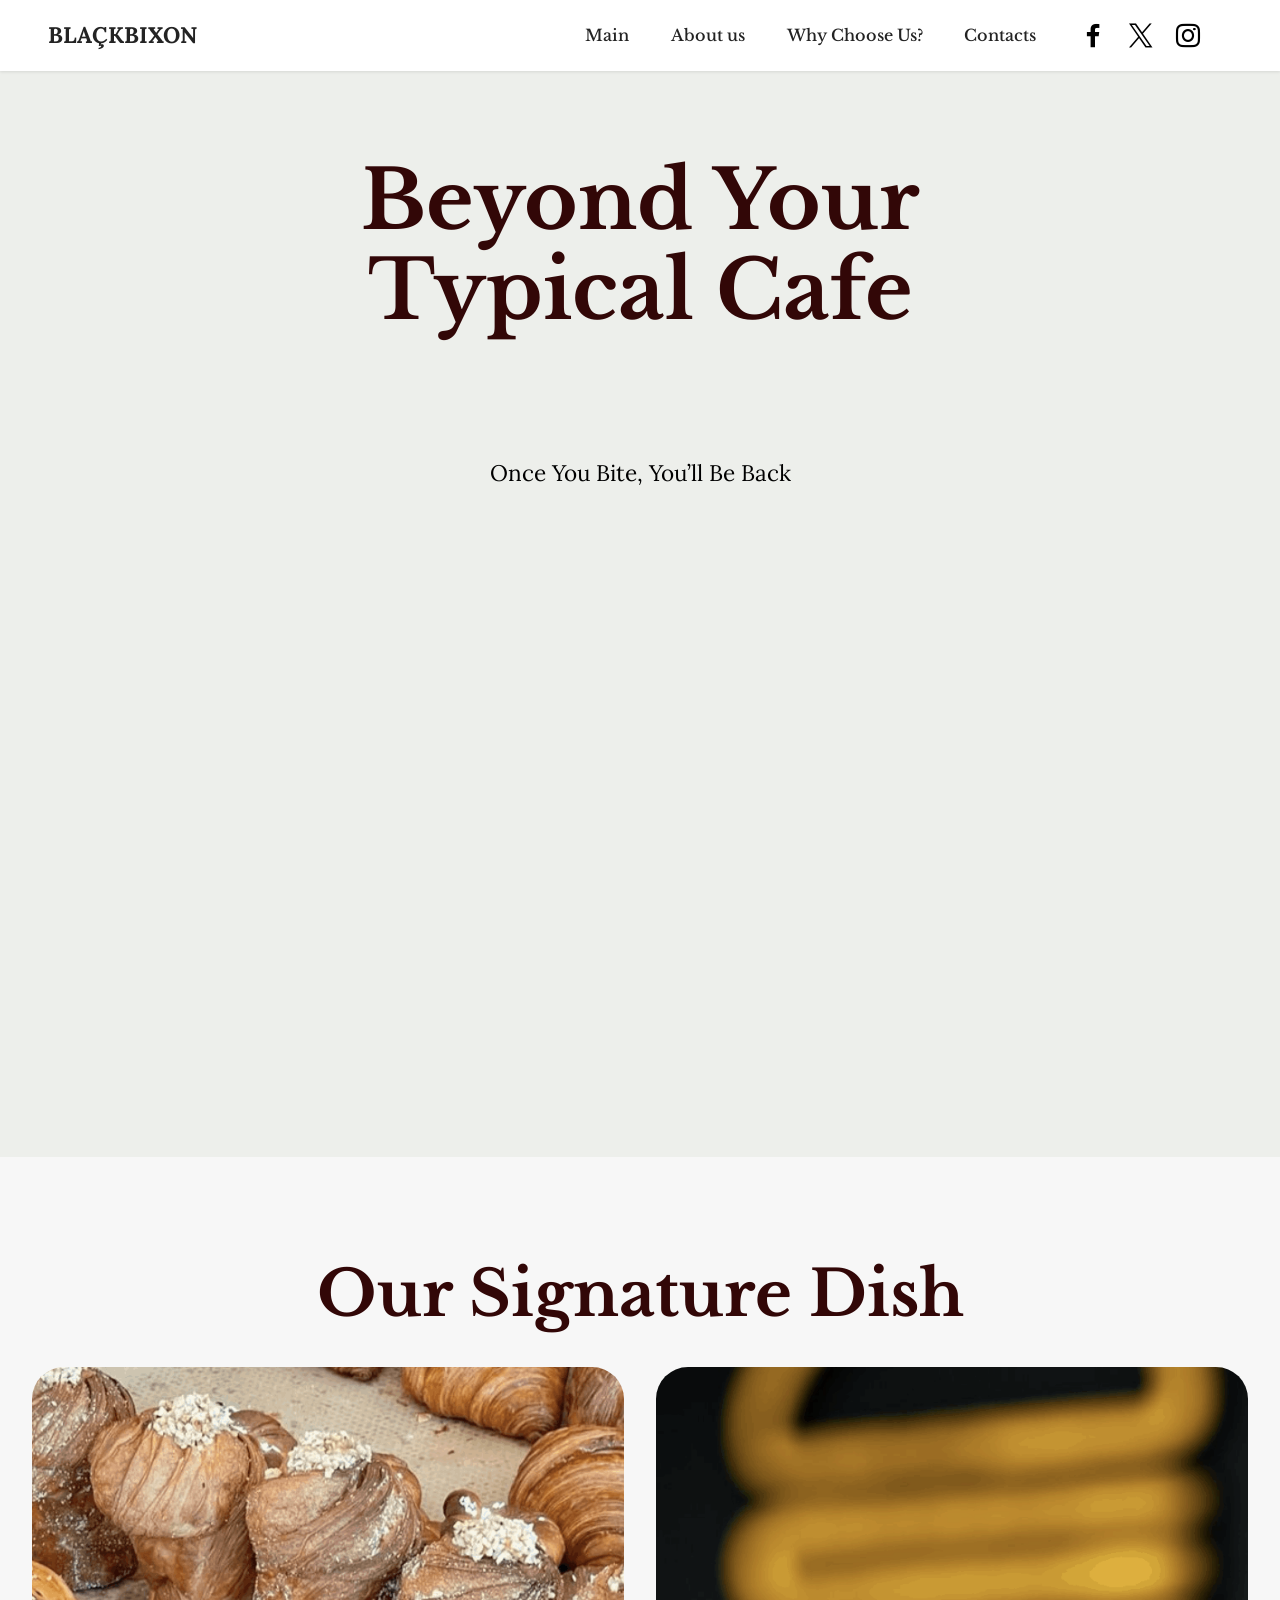
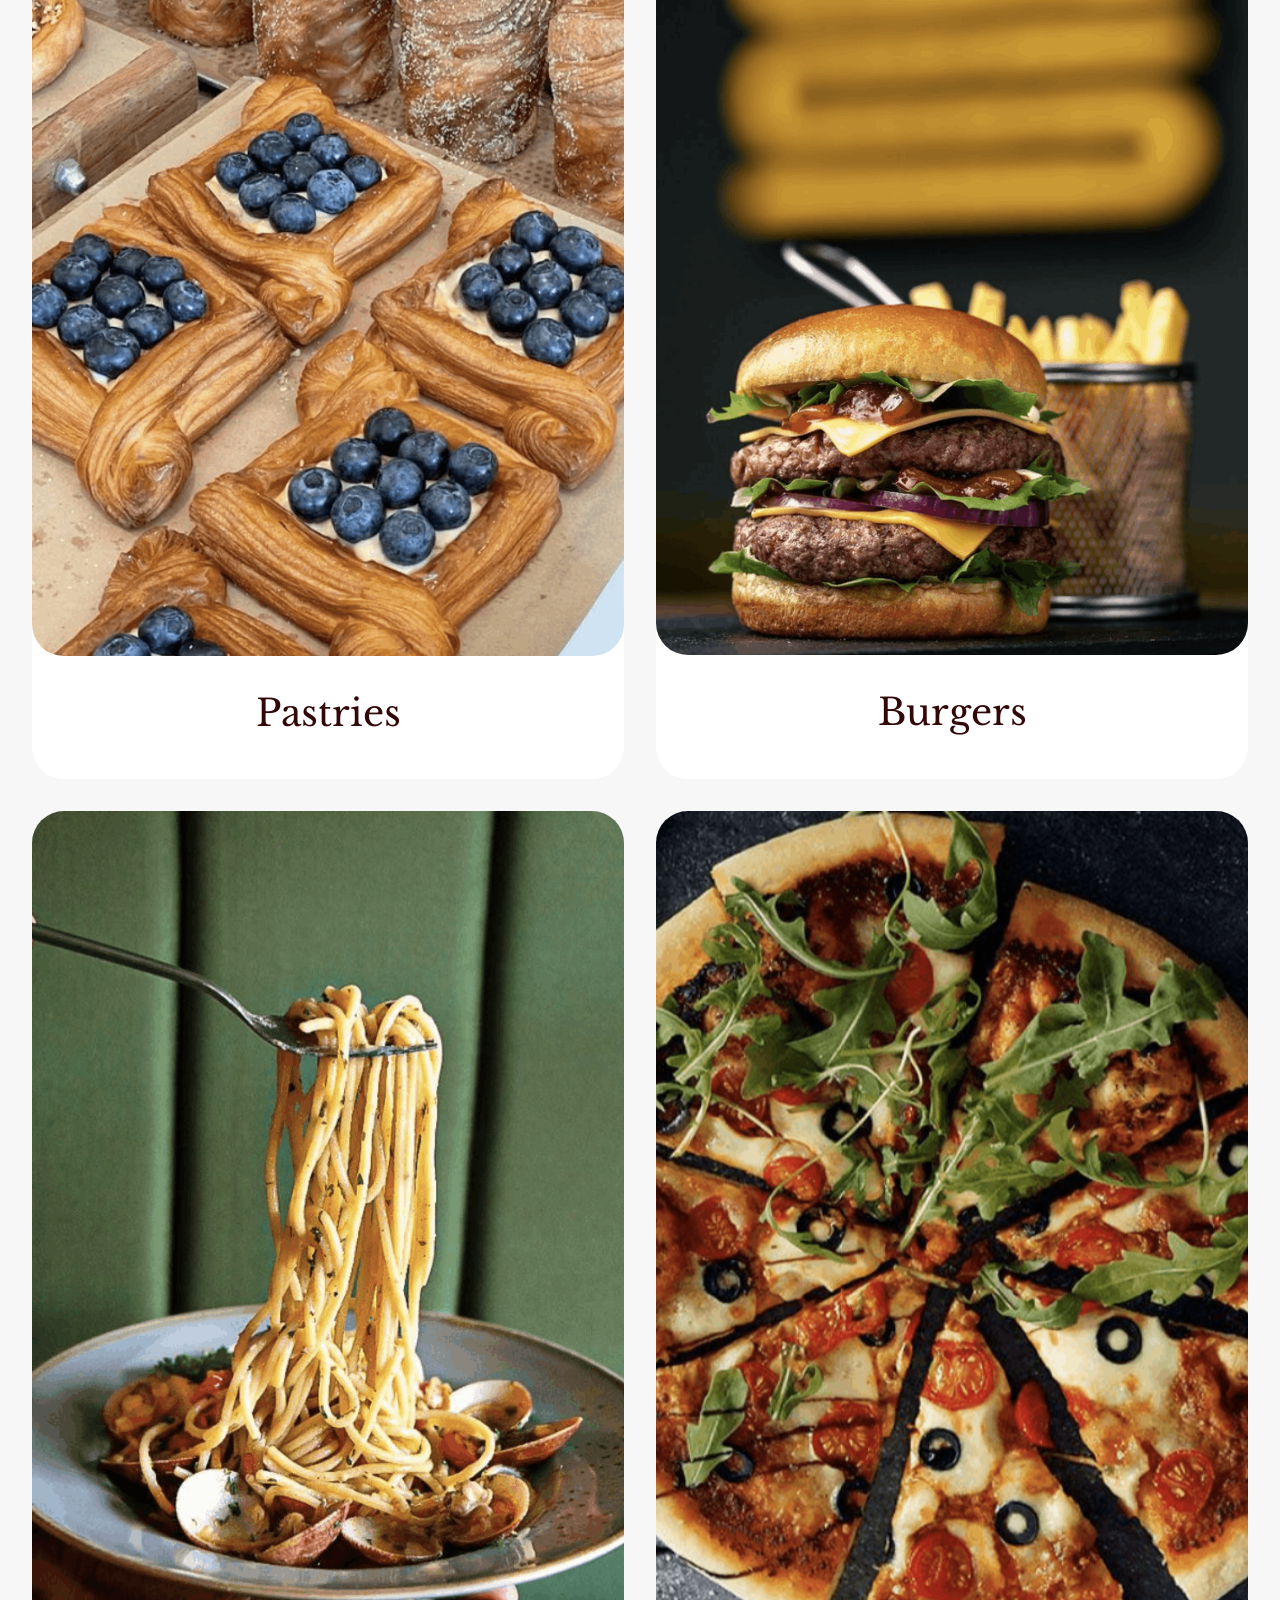
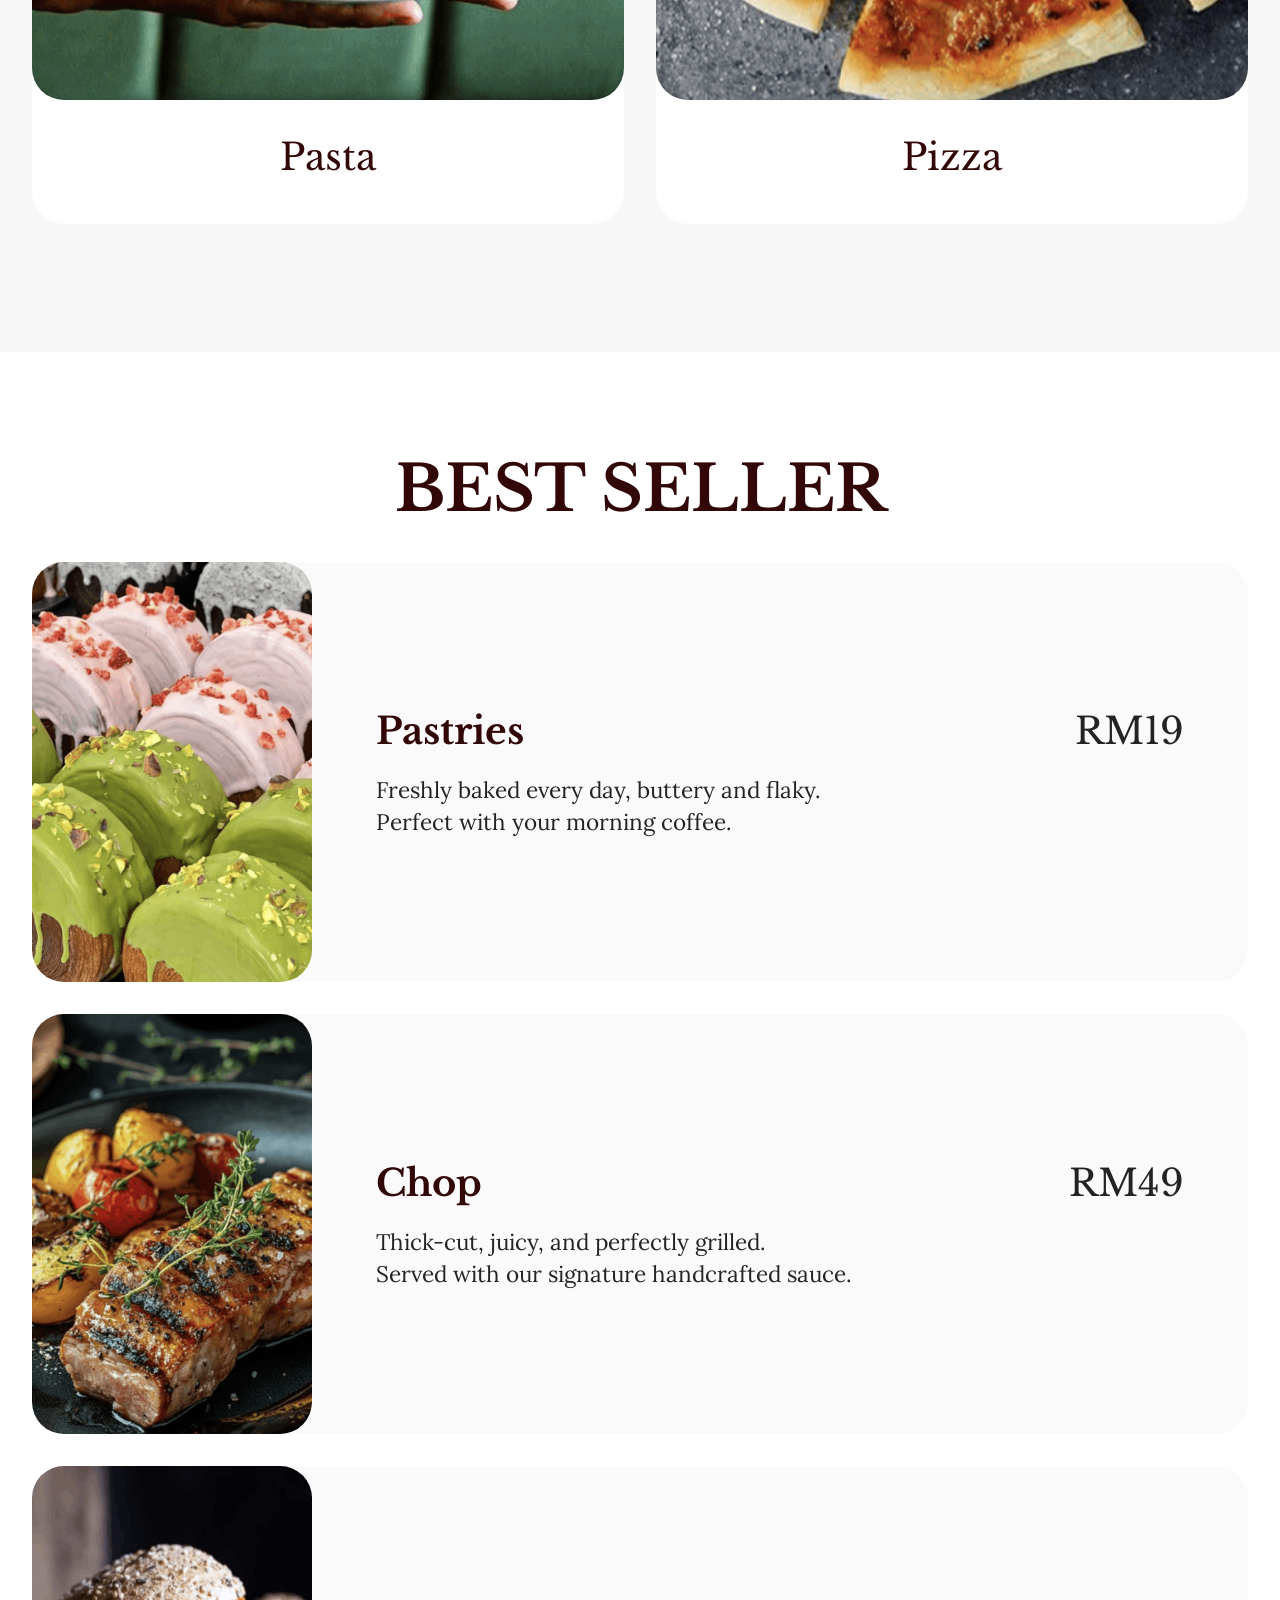
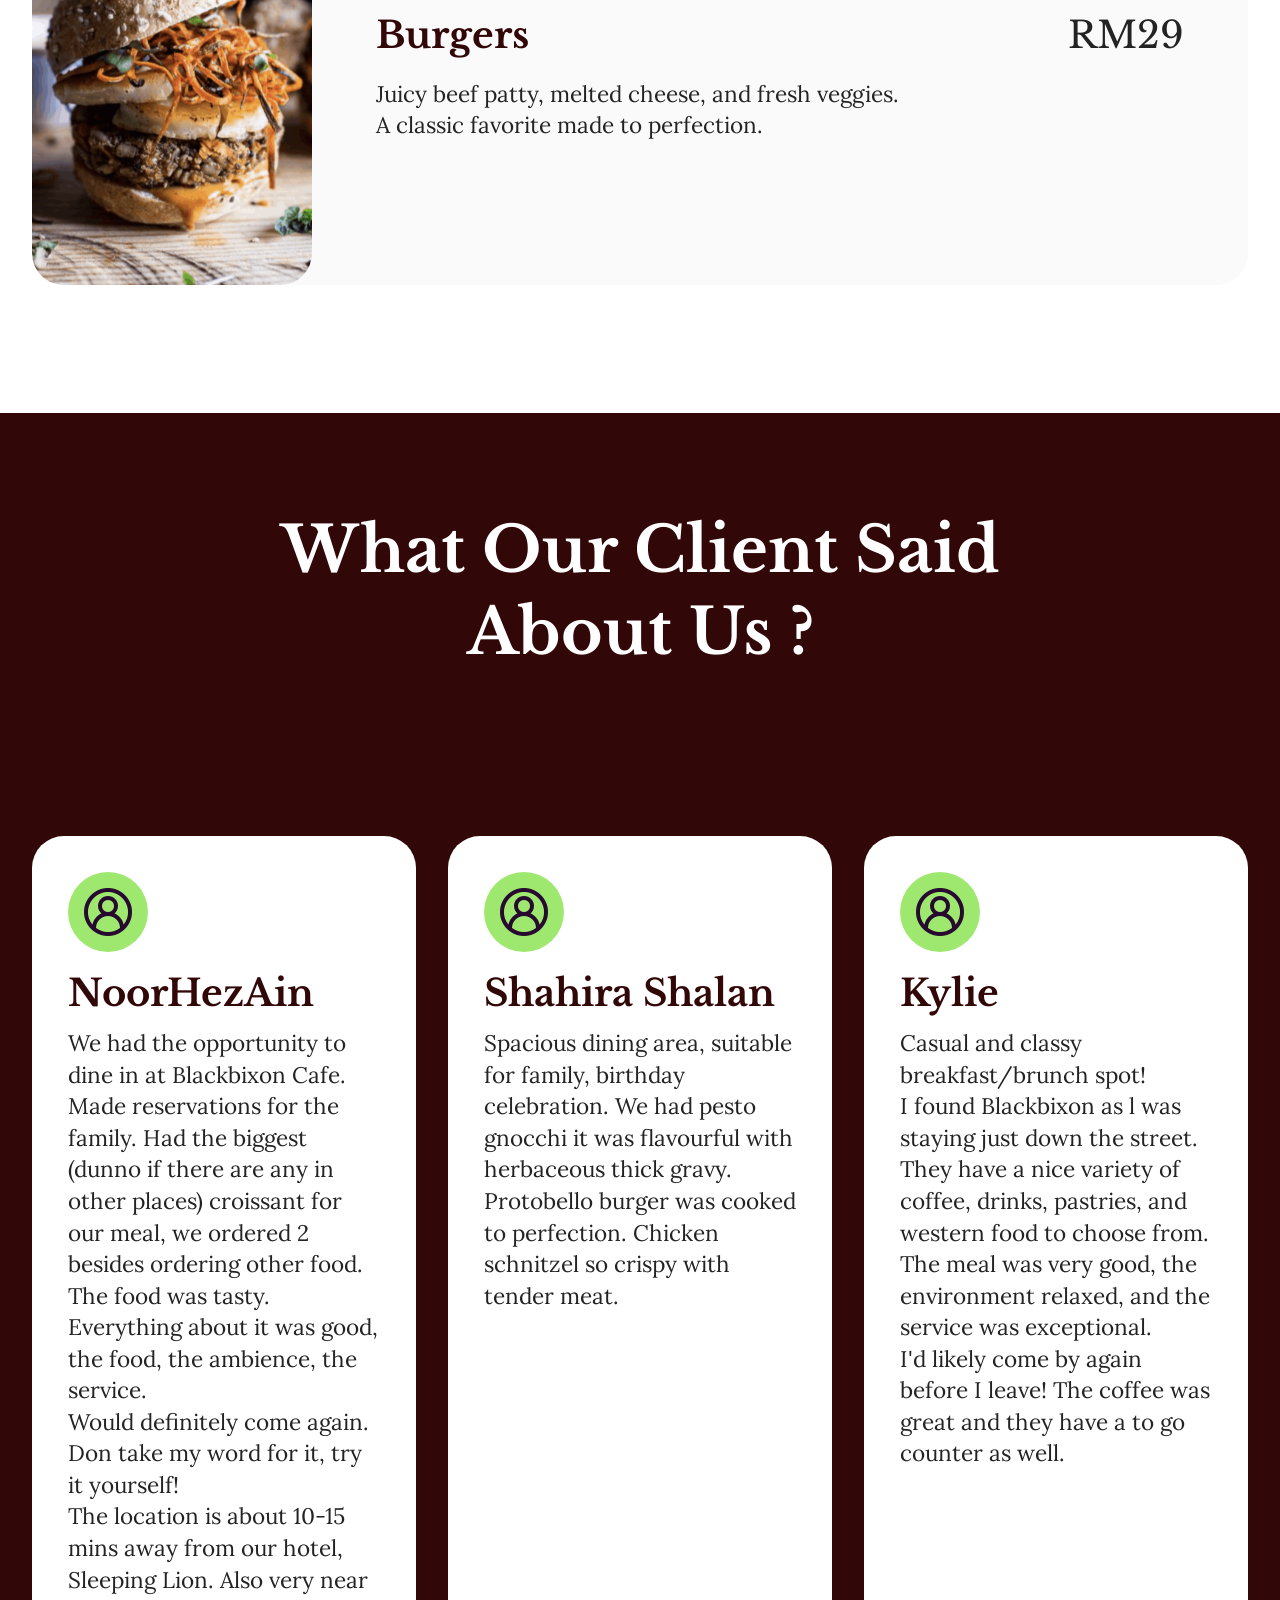
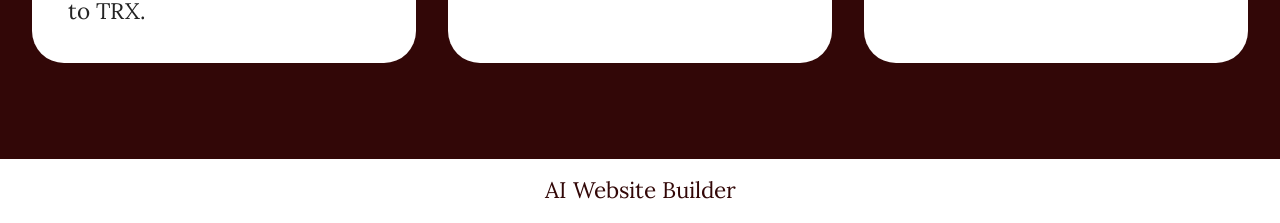
<file: page4.html>
<!DOCTYPE html>
<html  >
<head>
  <!-- Site made with Mobirise Website Builder v6.1.4, https://mobirise.com -->
  <meta charset="UTF-8">
  <meta http-equiv="X-UA-Compatible" content="IE=edge">
  <meta name="generator" content="Mobirise v6.1.4, mobirise.com">
  <meta name="viewport" content="width=device-width, initial-scale=1, minimum-scale=1">
  <link rel="shortcut icon" href="assets/images/logo.png" type="image/x-icon">
  <meta name="description" content="">
  
  
  <title>main&nbsp;</title>
  <link rel="stylesheet" href="assets/web/assets/mobirise-icons2/mobirise2.css">
  <link rel="stylesheet" href="assets/bootstrap/css/bootstrap.min.css">
  <link rel="stylesheet" href="assets/dropdown/css/style.css">
  <link rel="stylesheet" href="assets/socicon/css/styles.css">
  <link rel="stylesheet" href="assets/theme/css/style.css">
  <link rel="preload" href="https://fonts.googleapis.com/css?family=Libre+Baskerville:400,400i,700&display=swap" as="style" onload="this.onload=null;this.rel='stylesheet'">
  <noscript><link rel="stylesheet" href="https://fonts.googleapis.com/css?family=Libre+Baskerville:400,400i,700&display=swap"></noscript>
  <link rel="preload" href="https://fonts.googleapis.com/css?family=Lora:400,500,600,700,400i,500i,600i,700i&display=swap" as="style" onload="this.onload=null;this.rel='stylesheet'">
  <noscript><link rel="stylesheet" href="https://fonts.googleapis.com/css?family=Lora:400,500,600,700,400i,500i,600i,700i&display=swap"></noscript>
  <link rel="preload" as="style" href="assets/mobirise/css/mbr-additional.css?v=dwwgju"><link rel="stylesheet" href="assets/mobirise/css/mbr-additional.css?v=dwwgju" type="text/css">

  
  
  
</head>
<body>
  
  <section data-bs-version="5.1" class="menu menu3 cid-uZ2YhN22dP" once="menu" id="menu3-w">
    
    <nav class="navbar navbar-dropdown navbar-fixed-top navbar-expand-lg">
        <div class="container">
            <div class="navbar-brand">
                
                <span class="navbar-caption-wrap"><a class="navbar-caption text-black text-primary display-7" href="index.html">BLAÇKBIXON</a></span>
            </div>
            <button class="navbar-toggler" type="button" data-toggle="collapse" data-bs-toggle="collapse" data-target="#navbarSupportedContent" data-bs-target="#navbarSupportedContent" aria-controls="navbarNavAltMarkup" aria-expanded="false" aria-label="Toggle navigation">
                <div class="hamburger">
                    <span></span>
                    <span></span>
                    <span></span>
                    <span></span>
                </div>
            </button>
            <div class="collapse navbar-collapse" id="navbarSupportedContent">
                <ul class="navbar-nav nav-dropdown nav-right" data-app-modern-menu="true"><li class="nav-item"><a class="nav-link link text-black text-primary display-4" href="page4.html">Main</a></li><li class="nav-item"><a class="nav-link link text-black text-primary display-4" href="page1.html">
                            About us</a></li>
                    <li class="nav-item"><a class="nav-link link text-black text-primary display-4" href="page2.html">Why Choose Us?</a></li>
                    <li class="nav-item"><a class="nav-link link text-black text-primary display-4" href="page3.html">Contacts</a>
                    </li></ul>
                <div class="icons-menu">
                    <a class="iconfont-wrapper" href="https://mobiri.se" target="_blank">
                        <span class="p-2 mbr-iconfont socicon-facebook socicon"></span>
                    </a>
                    <a class="iconfont-wrapper" href="https://mobiri.se" target="_blank">
                        <span class="p-2 mbr-iconfont socicon-twitter socicon"></span>
                    </a>
                    <a class="iconfont-wrapper" href="https://mobiri.se" target="_blank">
                        <span class="p-2 mbr-iconfont socicon-instagram socicon"></span>
                    </a>
                    
                </div>
                
            </div>
        </div>
    </nav>
</section>

<section data-bs-version="5.1" class="header10 cid-uZ60PFiicf" id="header10-1c">
	

	
	

	<div class="text-center container">
	  <div class="row justify-content-center">
		</div>
		<div class="row justify-content-center">
			<div class="col-md-12 content-text mb-5">
				<h5 class="mbr-section-title mbr-fonts-style display-1"><strong>Beyond Your</strong><div><strong>Typical Cafe</strong></div><div><strong><br></strong></div></h5>
				<p class="mbr-text mbr-fonts-style mt-4 display-7">Once You Bite, You’ll Be Back</p>
				

			</div>
			<div class="mbr-figure col-12 col-md-9"><iframe class="mbr-embedded-video" src="https://www.youtube.com/embed/_bNbada12iM?rel=0&amp;amp;mute=1&amp;showinfo=0&amp;autoplay=1&amp;loop=1&amp;playlist=_bNbada12iM" width="1280" height="720" frameborder="0" allowfullscreen></iframe></div>
		</div>
	</div>
</section>

<section data-bs-version="5.1" class="gallery2 cid-uZ6qrxBi5t" id="gallery2-1u">
    
    
    <div class="container">
        <div class="mbr-section-head">
            <h4 class="mbr-section-title mbr-fonts-style align-center mb-0 display-2"><strong>Our Signature Dish</strong></h4>
            
        </div>
        <div class="row mt-4">
            <div class="item features-image col-12 col-md-6 col-lg-6">
                <div class="item-wrapper">
                    <div class="item-img">
                        <img src="assets/images/e688aae5b18f2025-10-0720e4b88be58d8810.00.27-826x1320.png" alt="Mobirise Website Builder">
                    </div>
                    <div class="item-content">
                        <h5 class="item-title mbr-fonts-style display-5">Pastries</h5>
                        
                        
                    </div>
                    
                </div>
            </div>
            <div class="item features-image col-12 col-md-6 col-lg-6">
                <div class="item-wrapper">
                    <div class="item-img">
                        <img src="assets/images/e688aae5b18f2025-10-0720e4b88be58d8810.04.05-926x1296.png" alt="Mobirise Website Builder">
                    </div>
                    <div class="item-content">
                        <h5 class="item-title mbr-fonts-style display-5">Burgers</h5>
                        
                        
                    </div>
                    
                </div>
            </div>
            <div class="item features-image col-12 col-md-6 col-lg-6">
                <div class="item-wrapper">
                    <div class="item-img">
                        <img src="assets/images/e688aae5b18f2025-10-0720e4b88be58d8810.10.54-1154x1282.png" alt="Mobirise Website Builder">
                    </div>
                    <div class="item-content">
                        <h5 class="item-title mbr-fonts-style display-5">Pasta</h5>
                        
                        
                    </div>
                    
                </div>
            </div>
            <div class="item features-image col-12 col-md-6 col-lg-6">
                <div class="item-wrapper">
                    <div class="item-img">
                        <img src="assets/images/e688aae5b18f2025-10-0720e4b88be58d8810.12.51-928x1232.png" alt="Mobirise Website Builder" title="">
                    </div>
                    <div class="item-content">
                        <h5 class="item-title mbr-fonts-style display-5">Pizza</h5>
                        
                        
                    </div>
                    
                </div>
            </div>
        </div>
    </div>
</section>

<section data-bs-version="5.1" class="features11 cid-uZ6qseVJny" id="features11-1v">
    <!---->
    

    
    
    <div class="container">
        <div class="title">
            <h3 class="mbr-section-title mbr-fonts-style mb-4 display-2"><strong>BEST SELLER</strong></h3>
            
        </div>
        <div class="item features-image">
            <div class="item-wrapper">
                <div class="row align-items-center">
                    <div class="col-12 col-md-3">
                        <div class="image-wrapper">
                            <img src="assets/images/e688aae5b18f2025-10-0720e4b88be58d8810.20.21-596x634.png" alt="Mobirise Website Builder" title="">
                        </div>
                    </div>
                    <div class="col-12 col-md">
                        <div class="card-box">
                            <div class="row">
                                <div class="col-12">
                                    <div class="top-line">
                                        <h4 class="card-title mbr-fonts-style display-5"><strong>Pastries</strong></h4>
                                        <p class="cost mbr-fonts-style display-5">RM19</p>
                                    </div>
                                </div>
                                <div class="col-12">
                                    <div class="bottom-line">
                                        <p class="mbr-text mbr-fonts-style m-0 display-7">Freshly baked every day, buttery and flaky.<br>Perfect with your morning coffee.</p>
                                    </div>
                                </div>
                            </div>
                        </div>
                    </div>
                </div>
            </div>
        </div>
        <div class="item features-image">
            <div class="item-wrapper">
                <div class="row align-items-center">
                    <div class="col-12 col-md-3">
                        <div class="image-wrapper">
                            <img src="assets/images/e688aae5b18f2025-10-0720e4b88be58d8810.27.22-596x728.png" alt="Mobirise Website Builder" title="">
                        </div>
                    </div>
                    <div class="col-12 col-md">
                        <div class="card-box">
                            <div class="row">
                                <div class="col-12">
                                    <div class="top-line">
                                        <h4 class="card-title mbr-fonts-style display-5"><strong>Chop</strong></h4>
                                        <p class="cost mbr-fonts-style display-5">RM49</p>
                                    </div>
                                </div>
                                <div class="col-12">
                                    <div class="bottom-line">
                                        <p class="mbr-text mbr-fonts-style m-0 display-7">Thick-cut, juicy, and perfectly grilled.<br>Served with our signature handcrafted sauce.</p>
                                    </div>
                                </div>
                            </div>
                        </div>
                    </div>
                </div>
            </div>
        </div>
        <div class="item features-image mb-4 col-12 col-md-">
            <div class="item-wrapper">
                <div class="row align-items-center">
                    <div class="col-12 col-md-3">
                        <div class="image-wrapper">
                            <img src="assets/images/e688aae5b18f2025-10-0720e4b88be58d8810.29.20-596x711.png" alt="Mobirise Website Builder" title="">
                        </div>
                    </div>
                    <div class="col-12 col-md">
                        <div class="card-box">
                            <div class="row">
                                <div class="col-12">
                                    <div class="top-line">
                                        <h4 class="card-title mbr-fonts-style display-5"><strong>Burgers</strong></h4>
                                        <p class="cost mbr-fonts-style display-5">RM29</p>
                                    </div>
                                </div>
                                <div class="col-12">
                                    <div class="bottom-line">
                                        <p class="mbr-text mbr-fonts-style m-0 display-7">Juicy beef patty, melted cheese, and fresh veggies.<br>A classic favorite made to perfection.</p>
                                    </div>
                                </div>
                            </div>
                        </div>
                    </div>
                </div>
            </div>
        </div>
    </div>
</section>

<section data-bs-version="5.1" class="features5 cid-uZ60w2t7cY" id="features05-1b">
  

  
  
  <div class="container">
    <div class="row mb-5 justify-content-center">
      <div class="col-12 content-head">
        <h3 class="mbr-section-title mbr-fonts-style align-center mb-0 display-2"><strong>What Our Client Said About Us ?</strong><div><strong><br></strong></div></h3>
        <h5 class="mbr-section-subtitle mbr-fonts-style align-center mb-0 mt-4 display-7"></h5>
      </div>
    </div>
    <div class="row">
      <div class="item features-without-image col-12 col-md-6 col-lg-4 item-mb">
        <div class="item-wrapper">
          <div class="card-box align-left">
            <div class="iconfont-wrapper">
              <span class="mbr-iconfont mobi-mbri-user-2 mobi-mbri"></span>
            </div>
            <h5 class="card-title mbr-fonts-style display-5"><strong>NoorHezAin</strong></h5>
            <p class="card-text mbr-fonts-style display-7">We had the opportunity to dine in at Blackbixon Cafe. Made reservations for the family. Had the biggest (dunno if there are any in other places) croissant for our meal, we ordered 2 besides ordering other food.<br>The food was tasty. Everything about it was good, the food, the ambience, the service.<br>Would definitely come again. Don take my word for it, try it yourself!<br>The location is about 10-15 mins away from our hotel, Sleeping Lion. Also very near to TRX.</p>

            
          </div>
        </div>
      </div>
      <div class="item features-without-image col-12 col-md-6 col-lg-4 item-mb">
        <div class="item-wrapper">
          <div class="card-box align-left">
            <div class="iconfont-wrapper">
              <span class="mbr-iconfont mobi-mbri-user-2 mobi-mbri"></span>
            </div>
            <h5 class="card-title mbr-fonts-style display-5"><strong>Shahira Shalan</strong></h5>
            <p class="card-text mbr-fonts-style display-7">Spacious dining area, suitable for family, birthday celebration. We had pesto<br>gnocchi it was flavourful with herbaceous thick gravy. Protobello burger was cooked to perfection. Chicken schnitzel so crispy with tender meat.</p>

            
          </div>
        </div>
      </div><div class="item features-without-image col-12 col-md-6 col-lg-4 item-mb">
        <div class="item-wrapper">
          <div class="card-box align-left">
            <div class="iconfont-wrapper">
              <span class="mbr-iconfont mobi-mbri-user-2 mobi-mbri"></span>
            </div>
            <h5 class="card-title mbr-fonts-style display-5"><strong>Kylie&nbsp;</strong></h5>
            <p class="card-text mbr-fonts-style display-7">Casual and classy breakfast/brunch spot!<br>I found Blackbixon as l was staying just down the street. They have a nice variety of coffee, drinks, pastries, and western food to choose from. The meal was very good, the environment relaxed, and the service was exceptional.<br>I'd likely come by again before I leave! The coffee was great and they have a to go counter as well.</p>

            
          </div>
        </div>
      </div>
      
    </div>
  </div>
</section><section class="display-7" style="padding: 0;align-items: center;justify-content: center;flex-wrap: wrap;    align-content: center;display: flex;position: relative;height: 4rem;"><a href="https://mobiri.se/4250567" style="flex: 1 1;height: 4rem;position: absolute;width: 100%;z-index: 1;"><img alt="" style="height: 4rem;" src="[data-uri]"></a><p style="margin: 0;text-align: center;" class="display-7">&#8204;</p><a style="z-index:1" href="https://mobirise.com/builder/ai-website-builder.html">AI Website Builder</a></section><script src="assets/bootstrap/js/bootstrap.bundle.min.js"></script>  <script src="assets/smoothscroll/smooth-scroll.js"></script>  <script src="assets/ytplayer/index.js"></script>  <script src="assets/dropdown/js/navbar-dropdown.js"></script>  <script src="assets/playervimeo/vimeo_player.js"></script>  <script src="assets/theme/js/script.js"></script>  
  
  
</body>
</html>
</file>
<file: assets/dropdown/css/style.css>
.navbar-dropdown {
  left: 0;
  padding: 0;
  position: absolute;
  right: 0;
  top: 0;
  transition: all 0.45s ease;
  z-index: 1030;
  background: #282828; }
  .navbar-dropdown .navbar-logo {
    margin-right: 0.8rem;
    transition: margin 0.3s ease-in-out;
    vertical-align: middle; }
    .navbar-dropdown .navbar-logo img {
      height: 3.125rem;
      transition: all 0.3s ease-in-out; }
    .navbar-dropdown .navbar-logo.mbr-iconfont {
      font-size: 3.125rem;
      line-height: 3.125rem; }
  .navbar-dropdown .navbar-caption {
    font-weight: 700;
    white-space: normal;
    vertical-align: -4px;
    line-height: 3.125rem !important; }
    .navbar-dropdown .navbar-caption, .navbar-dropdown .navbar-caption:hover {
      color: inherit;
      text-decoration: none; }
  .navbar-dropdown .mbr-iconfont + .navbar-caption {
    vertical-align: -1px; }
  .navbar-dropdown.navbar-fixed-top {
    position: fixed; }
  .navbar-dropdown .navbar-brand span {
    vertical-align: -4px; }
  .navbar-dropdown.bg-color.transparent {
    background: none; }
  .navbar-dropdown.navbar-short .navbar-brand {
    padding: 0.625rem 0; }
    .navbar-dropdown.navbar-short .navbar-brand span {
      vertical-align: -1px; }
  .navbar-dropdown.navbar-short .navbar-caption {
    line-height: 2.375rem !important;
    vertical-align: -2px; }
  .navbar-dropdown.navbar-short .navbar-logo {
    margin-right: 0.5rem; }
    .navbar-dropdown.navbar-short .navbar-logo img {
      height: 2.375rem; }
    .navbar-dropdown.navbar-short .navbar-logo.mbr-iconfont {
      font-size: 2.375rem;
      line-height: 2.375rem; }
  .navbar-dropdown.navbar-short .mbr-table-cell {
    height: 3.625rem; }
  .navbar-dropdown .navbar-close {
    left: 0.6875rem;
    position: fixed;
    top: 0.75rem;
    z-index: 1000; }
  .navbar-dropdown .hamburger-icon {
    content: "";
    display: inline-block;
    vertical-align: middle;
    width: 16px;
    -webkit-box-shadow: 0 -6px 0 1px #282828,0 0 0 1px #282828,0 6px 0 1px #282828;
    -moz-box-shadow: 0 -6px 0 1px #282828,0 0 0 1px #282828,0 6px 0 1px #282828;
    box-shadow: 0 -6px 0 1px #282828,0 0 0 1px #282828,0 6px 0 1px #282828; }

.dropdown-menu .dropdown-toggle[data-toggle="dropdown-submenu"]::after {
  border-bottom: 0.35em solid transparent;
  border-left: 0.35em solid;
  border-right: 0;
  border-top: 0.35em solid transparent;
  margin-left: 0.3rem; }

.dropdown-menu .dropdown-item:focus {
  outline: 0; }

.nav-dropdown {
  font-size: 0.75rem;
  font-weight: 500;
  height: auto !important; }
  .nav-dropdown .nav-btn {
    padding-left: 1rem; }
  .nav-dropdown .link {
    margin: .667em 1.667em;
    font-weight: 500;
    padding: 0;
    transition: color .2s ease-in-out; }
    .nav-dropdown .link.dropdown-toggle {
      margin-right: 2.583em; }
      .nav-dropdown .link.dropdown-toggle::after {
        margin-left: .25rem;
        border-top: 0.35em solid;
        border-right: 0.35em solid transparent;
        border-left: 0.35em solid transparent;
        border-bottom: 0; }
      .nav-dropdown .link.dropdown-toggle[aria-expanded="true"] {
        margin: 0;
        padding: 0.667em 3.263em  0.667em 1.667em; }
  .nav-dropdown .link::after,
  .nav-dropdown .dropdown-item::after {
    color: inherit; }
  .nav-dropdown .btn {
    font-size: 0.75rem;
    font-weight: 700;
    letter-spacing: 0;
    margin-bottom: 0;
    padding-left: 1.25rem;
    padding-right: 1.25rem; }
  .nav-dropdown .dropdown-menu {
    border-radius: 0;
    border: 0;
    left: 0;
    margin: 0;
    padding-bottom: 1.25rem;
    padding-top: 1.25rem;
    position: relative; }
  .nav-dropdown .dropdown-submenu {
    margin-left: 0.125rem;
    top: 0; }
  .nav-dropdown .dropdown-item {
    font-weight: 500;
    line-height: 2;
    padding: 0.3846em 4.615em 0.3846em 1.5385em;
    position: relative;
    transition: color .2s ease-in-out, background-color .2s ease-in-out; }
    .nav-dropdown .dropdown-item::after {
      margin-top: -0.3077em;
      position: absolute;
      right: 1.1538em;
      top: 50%; }
    .nav-dropdown .dropdown-item:focus, .nav-dropdown .dropdown-item:hover {
      background: none; }

@media (max-width: 767px) {
  .nav-dropdown.navbar-toggleable-sm {
    bottom: 0;
    display: none;
    left: 0;
    overflow-x: hidden;
    position: fixed;
    top: 0;
    transform: translateX(-100%);
    -ms-transform: translateX(-100%);
    -webkit-transform: translateX(-100%);
    width: 18.75rem;
    z-index: 999; } }
.nav-dropdown.navbar-toggleable-xl {
  bottom: 0;
  display: none;
  left: 0;
  overflow-x: hidden;
  position: fixed;
  top: 0;
  transform: translateX(-100%);
  -ms-transform: translateX(-100%);
  -webkit-transform: translateX(-100%);
  width: 18.75rem;
  z-index: 999; }

.nav-dropdown-sm {
  display: block !important;
  overflow-x: hidden;
  overflow: auto;
  padding-top: 3.875rem; }
  .nav-dropdown-sm::after {
    content: "";
    display: block;
    height: 3rem;
    width: 100%; }
  .nav-dropdown-sm.collapse.in ~ .navbar-close {
    display: block !important; }
  .nav-dropdown-sm.collapsing, .nav-dropdown-sm.collapse.in {
    transform: translateX(0);
    -ms-transform: translateX(0);
    -webkit-transform: translateX(0);
    transition: all 0.25s ease-out;
    -webkit-transition: all 0.25s ease-out;
    background: #282828; }
  .nav-dropdown-sm.collapsing[aria-expanded="false"] {
    transform: translateX(-100%);
    -ms-transform: translateX(-100%);
    -webkit-transform: translateX(-100%); }
  .nav-dropdown-sm .nav-item {
    display: block;
    margin-left: 0 !important;
    padding-left: 0; }
  .nav-dropdown-sm .link,
  .nav-dropdown-sm .dropdown-item {
    border-top: 1px dotted rgba(255, 255, 255, 0.1);
    font-size: 0.8125rem;
    line-height: 1.6;
    margin: 0 !important;
    padding: 0.875rem 2.4rem 0.875rem 1.5625rem !important;
    position: relative;
    white-space: normal; }
    .nav-dropdown-sm .link:focus, .nav-dropdown-sm .link:hover,
    .nav-dropdown-sm .dropdown-item:focus,
    .nav-dropdown-sm .dropdown-item:hover {
      background: rgba(0, 0, 0, 0.2) !important;
      color: #c0a375; }
  .nav-dropdown-sm .nav-btn {
    position: relative;
    padding: 1.5625rem 1.5625rem 0 1.5625rem; }
    .nav-dropdown-sm .nav-btn::before {
      border-top: 1px dotted rgba(255, 255, 255, 0.1);
      content: "";
      left: 0;
      position: absolute;
      top: 0;
      width: 100%; }
    .nav-dropdown-sm .nav-btn + .nav-btn {
      padding-top: 0.625rem; }
      .nav-dropdown-sm .nav-btn + .nav-btn::before {
        display: none; }
  .nav-dropdown-sm .btn {
    padding: 0.625rem 0; }
  .nav-dropdown-sm .dropdown-toggle[data-toggle="dropdown-submenu"]::after {
    margin-left: .25rem;
    border-top: 0.35em solid;
    border-right: 0.35em solid transparent;
    border-left: 0.35em solid transparent;
    border-bottom: 0; }
  .nav-dropdown-sm .dropdown-toggle[data-toggle="dropdown-submenu"][aria-expanded="true"]::after {
    border-top: 0;
    border-right: 0.35em solid transparent;
    border-left: 0.35em solid transparent;
    border-bottom: 0.35em solid; }
  .nav-dropdown-sm .dropdown-menu {
    margin: 0;
    padding: 0;
    position: relative;
    top: 0;
    left: 0;
    width: 100%;
    border: 0;
    float: none;
    border-radius: 0;
    background: none; }
  .nav-dropdown-sm .dropdown-submenu {
    left: 100%;
    margin-left: 0.125rem;
    margin-top: -1.25rem;
    top: 0; }

.navbar-toggleable-sm .nav-dropdown .dropdown-menu {
  position: absolute; }

.navbar-toggleable-sm .nav-dropdown .dropdown-submenu {
  left: 100%;
  margin-left: 0.125rem;
  margin-top: -1.25rem;
  top: 0; }

.navbar-toggleable-sm.opened .nav-dropdown .dropdown-menu {
  position: relative; }

.navbar-toggleable-sm.opened .nav-dropdown .dropdown-submenu {
  left: 0;
  margin-left: 00rem;
  margin-top: 0rem;
  top: 0; }

.is-builder .nav-dropdown.collapsing {
  transition: none !important; }
</file>
<file: assets/socicon/css/styles.css>
@charset "UTF-8";

@font-face {
  font-family: 'Socicon';
  src:  url('../fonts/socicon.eot');
  src:  url('../fonts/socicon.eot?#iefix') format('embedded-opentype'),
    url('../fonts/socicon.woff2') format('woff2'),
    url('../fonts/socicon.ttf') format('truetype'),
    url('../fonts/socicon.woff') format('woff'),
    url('../fonts/socicon.svg#socicon') format('svg');
  font-weight: normal;
  font-style: normal;
  font-display: swap;
}

[data-icon]:before {
  font-family: "socicon" !important;
  content: attr(data-icon);
  font-style: normal !important;
  font-weight: normal !important;
  font-variant: normal !important;
  text-transform: none !important;
  speak: none;
  line-height: 1;
  -webkit-font-smoothing: antialiased;
  -moz-osx-font-smoothing: grayscale;
}

[class^="socicon-"], [class*=" socicon-"] {
  /* use !important to prevent issues with browser extensions that change fonts */
  font-family: 'Socicon' !important;
  speak: none;
  font-style: normal;
  font-weight: normal;
  font-variant: normal;
  text-transform: none;
  line-height: 1;

  /* Better Font Rendering =========== */
  -webkit-font-smoothing: antialiased;
  -moz-osx-font-smoothing: grayscale;
}

.socicon-500px:before {
  content: "\e000";
}
.socicon-8tracks:before {
  content: "\e001";
}
.socicon-airbnb:before {
  content: "\e002";
}
.socicon-alliance:before {
  content: "\e003";
}
.socicon-amazon:before {
  content: "\e004";
}
.socicon-amplement:before {
  content: "\e005";
}
.socicon-android:before {
  content: "\e006";
}
.socicon-angellist:before {
  content: "\e007";
}
.socicon-apple:before {
  content: "\e008";
}
.socicon-appnet:before {
  content: "\e009";
}
.socicon-baidu:before {
  content: "\e00a";
}
.socicon-bandcamp:before {
  content: "\e00b";
}
.socicon-battlenet:before {
  content: "\e00c";
}
.socicon-mixer:before {
  content: "\e00d";
}
.socicon-bebee:before {
  content: "\e00e";
}
.socicon-bebo:before {
  content: "\e00f";
}
.socicon-behance:before {
  content: "\e010";
}
.socicon-blizzard:before {
  content: "\e011";
}
.socicon-blogger:before {
  content: "\e012";
}
.socicon-buffer:before {
  content: "\e013";
}
.socicon-chrome:before {
  content: "\e014";
}
.socicon-coderwall:before {
  content: "\e015";
}
.socicon-curse:before {
  content: "\e016";
}
.socicon-dailymotion:before {
  content: "\e017";
}
.socicon-deezer:before {
  content: "\e018";
}
.socicon-delicious:before {
  content: "\e019";
}
.socicon-deviantart:before {
  content: "\e01a";
}
.socicon-diablo:before {
  content: "\e01b";
}
.socicon-digg:before {
  content: "\e01c";
}
.socicon-discord:before {
  content: "\e01d";
}
.socicon-disqus:before {
  content: "\e01e";
}
.socicon-douban:before {
  content: "\e01f";
}
.socicon-draugiem:before {
  content: "\e020";
}
.socicon-dribbble:before {
  content: "\e021";
}
.socicon-drupal:before {
  content: "\e022";
}
.socicon-ebay:before {
  content: "\e023";
}
.socicon-ello:before {
  content: "\e024";
}
.socicon-endomodo:before {
  content: "\e025";
}
.socicon-envato:before {
  content: "\e026";
}
.socicon-etsy:before {
  content: "\e027";
}
.socicon-facebook:before {
  content: "\e028";
}
.socicon-feedburner:before {
  content: "\e029";
}
.socicon-filmweb:before {
  content: "\e02a";
}
.socicon-firefox:before {
  content: "\e02b";
}
.socicon-flattr:before {
  content: "\e02c";
}
.socicon-flickr:before {
  content: "\e02d";
}
.socicon-formulr:before {
  content: "\e02e";
}
.socicon-forrst:before {
  content: "\e02f";
}
.socicon-foursquare:before {
  content: "\e030";
}
.socicon-friendfeed:before {
  content: "\e031";
}
.socicon-github:before {
  content: "\e032";
}
.socicon-goodreads:before {
  content: "\e033";
}
.socicon-google:before {
  content: "\e034";
}
.socicon-googlescholar:before {
  content: "\e035";
}
.socicon-googlegroups:before {
  content: "\e036";
}
.socicon-googlephotos:before {
  content: "\e037";
}
.socicon-googleplus:before {
  content: "\e038";
}
.socicon-grooveshark:before {
  content: "\e039";
}
.socicon-hackerrank:before {
  content: "\e03a";
}
.socicon-hearthstone:before {
  content: "\e03b";
}
.socicon-hellocoton:before {
  content: "\e03c";
}
.socicon-heroes:before {
  content: "\e03d";
}
.socicon-smashcast:before {
  content: "\e03e";
}
.socicon-horde:before {
  content: "\e03f";
}
.socicon-houzz:before {
  content: "\e040";
}
.socicon-icq:before {
  content: "\e041";
}
.socicon-identica:before {
  content: "\e042";
}
.socicon-imdb:before {
  content: "\e043";
}
.socicon-instagram:before {
  content: "\e044";
}
.socicon-issuu:before {
  content: "\e045";
}
.socicon-istock:before {
  content: "\e046";
}
.socicon-itunes:before {
  content: "\e047";
}
.socicon-keybase:before {
  content: "\e048";
}
.socicon-lanyrd:before {
  content: "\e049";
}
.socicon-lastfm:before {
  content: "\e04a";
}
.socicon-line:before {
  content: "\e04b";
}
.socicon-linkedin:before {
  content: "\e04c";
}
.socicon-livejournal:before {
  content: "\e04d";
}
.socicon-lyft:before {
  content: "\e04e";
}
.socicon-macos:before {
  content: "\e04f";
}
.socicon-mail:before {
  content: "\e050";
}
.socicon-medium:before {
  content: "\e051";
}
.socicon-meetup:before {
  content: "\e052";
}
.socicon-mixcloud:before {
  content: "\e053";
}
.socicon-modelmayhem:before {
  content: "\e054";
}
.socicon-mumble:before {
  content: "\e055";
}
.socicon-myspace:before {
  content: "\e056";
}
.socicon-newsvine:before {
  content: "\e057";
}
.socicon-nintendo:before {
  content: "\e058";
}
.socicon-npm:before {
  content: "\e059";
}
.socicon-odnoklassniki:before {
  content: "\e05a";
}
.socicon-openid:before {
  content: "\e05b";
}
.socicon-opera:before {
  content: "\e05c";
}
.socicon-outlook:before {
  content: "\e05d";
}
.socicon-overwatch:before {
  content: "\e05e";
}
.socicon-patreon:before {
  content: "\e05f";
}
.socicon-paypal:before {
  content: "\e060";
}
.socicon-periscope:before {
  content: "\e061";
}
.socicon-persona:before {
  content: "\e062";
}
.socicon-pinterest:before {
  content: "\e063";
}
.socicon-play:before {
  content: "\e064";
}
.socicon-player:before {
  content: "\e065";
}
.socicon-playstation:before {
  content: "\e066";
}
.socicon-pocket:before {
  content: "\e067";
}
.socicon-qq:before {
  content: "\e068";
}
.socicon-quora:before {
  content: "\e069";
}
.socicon-raidcall:before {
  content: "\e06a";
}
.socicon-ravelry:before {
  content: "\e06b";
}
.socicon-reddit:before {
  content: "\e06c";
}
.socicon-renren:before {
  content: "\e06d";
}
.socicon-researchgate:before {
  content: "\e06e";
}
.socicon-residentadvisor:before {
  content: "\e06f";
}
.socicon-reverbnation:before {
  content: "\e070";
}
.socicon-rss:before {
  content: "\e071";
}
.socicon-sharethis:before {
  content: "\e072";
}
.socicon-skype:before {
  content: "\e073";
}
.socicon-slideshare:before {
  content: "\e074";
}
.socicon-smugmug:before {
  content: "\e075";
}
.socicon-snapchat:before {
  content: "\e076";
}
.socicon-songkick:before {
  content: "\e077";
}
.socicon-soundcloud:before {
  content: "\e078";
}
.socicon-spotify:before {
  content: "\e079";
}
.socicon-stackexchange:before {
  content: "\e07a";
}
.socicon-stackoverflow:before {
  content: "\e07b";
}
.socicon-starcraft:before {
  content: "\e07c";
}
.socicon-stayfriends:before {
  content: "\e07d";
}
.socicon-steam:before {
  content: "\e07e";
}
.socicon-storehouse:before {
  content: "\e07f";
}
.socicon-strava:before {
  content: "\e080";
}
.socicon-streamjar:before {
  content: "\e081";
}
.socicon-stumbleupon:before {
  content: "\e082";
}
.socicon-swarm:before {
  content: "\e083";
}
.socicon-teamspeak:before {
  content: "\e084";
}
.socicon-teamviewer:before {
  content: "\e085";
}
.socicon-technorati:before {
  content: "\e086";
}
.socicon-telegram:before {
  content: "\e087";
}
.socicon-tripadvisor:before {
  content: "\e088";
}
.socicon-tripit:before {
  content: "\e089";
}
.socicon-triplej:before {
  content: "\e08a";
}
.socicon-tumblr:before {
  content: "\e08b";
}
.socicon-twitch:before {
  content: "\e08c";
}
.socicon-twitter:before {
  content: "\e08d";
}
.socicon-uber:before {
  content: "\e08e";
}
.socicon-ventrilo:before {
  content: "\e08f";
}
.socicon-viadeo:before {
  content: "\e090";
}
.socicon-viber:before {
  content: "\e091";
}
.socicon-viewbug:before {
  content: "\e092";
}
.socicon-vimeo:before {
  content: "\e093";
}
.socicon-vine:before {
  content: "\e094";
}
.socicon-vkontakte:before {
  content: "\e095";
}
.socicon-warcraft:before {
  content: "\e096";
}
.socicon-wechat:before {
  content: "\e097";
}
.socicon-weibo:before {
  content: "\e098";
}
.socicon-whatsapp:before {
  content: "\e099";
}
.socicon-wikipedia:before {
  content: "\e09a";
}
.socicon-windows:before {
  content: "\e09b";
}
.socicon-wordpress:before {
  content: "\e09c";
}
.socicon-wykop:before {
  content: "\e09d";
}
.socicon-xbox:before {
  content: "\e09e";
}
.socicon-xing:before {
  content: "\e09f";
}
.socicon-yahoo:before {
  content: "\e0a0";
}
.socicon-yammer:before {
  content: "\e0a1";
}
.socicon-yandex:before {
  content: "\e0a2";
}
.socicon-yelp:before {
  content: "\e0a3";
}
.socicon-younow:before {
  content: "\e0a4";
}
.socicon-youtube:before {
  content: "\e0a5";
}
.socicon-zapier:before {
  content: "\e0a6";
}
.socicon-zerply:before {
  content: "\e0a7";
}
.socicon-zomato:before {
  content: "\e0a8";
}
.socicon-zynga:before {
  content: "\e0a9";
}
.socicon-bluesky:before {
  content: "\e0aa";
}
.socicon-threads:before {
  content: "\e0ab";
}
.socicon-spreadshirt:before {
  content: "\e901";
}
.socicon-gamejolt:before {
  content: "\e902";
}
.socicon-trello:before {
  content: "\e903";
}
.socicon-tunein:before {
  content: "\e904";
}
.socicon-bloglovin:before {
  content: "\e905";
}
.socicon-gamewisp:before {
  content: "\e906";
}
.socicon-messenger:before {
  content: "\e907";
}
.socicon-pandora:before {
  content: "\e908";
}
.socicon-augment:before {
  content: "\e909";
}
.socicon-bitbucket:before {
  content: "\e90a";
}
.socicon-fyuse:before {
  content: "\e90b";
}
.socicon-yt-gaming:before {
  content: "\e90c";
}
.socicon-sketchfab:before {
  content: "\e90d";
}
.socicon-mobcrush:before {
  content: "\e90e";
}
.socicon-microsoft:before {
  content: "\e90f";
}
.socicon-realtor:before {
  content: "\e910";
}
.socicon-tidal:before {
  content: "\e911";
}
.socicon-qobuz:before {
  content: "\e912";
}
.socicon-natgeo:before {
  content: "\e913";
}
.socicon-mastodon:before {
  content: "\e914";
}
.socicon-unsplash:before {
  content: "\e915";
}
.socicon-homeadvisor:before {
  content: "\e916";
}
.socicon-angieslist:before {
  content: "\e917";
}
.socicon-codepen:before {
  content: "\e918";
}
.socicon-slack:before {
  content: "\e919";
}
.socicon-openaigym:before {
  content: "\e91a";
}
.socicon-logmein:before {
  content: "\e91b";
}
.socicon-fiverr:before {
  content: "\e91c";
}
.socicon-gotomeeting:before {
  content: "\e91d";
}
.socicon-aliexpress:before {
  content: "\e91e";
}
.socicon-guru:before {
  content: "\e91f";
}
.socicon-appstore:before {
  content: "\e920";
}
.socicon-homes:before {
  content: "\e921";
}
.socicon-zoom:before {
  content: "\e922";
}
.socicon-alibaba:before {
  content: "\e923";
}
.socicon-craigslist:before {
  content: "\e924";
}
.socicon-wix:before {
  content: "\e925";
}
.socicon-redfin:before {
  content: "\e926";
}
.socicon-googlecalendar:before {
  content: "\e927";
}
.socicon-shopify:before {
  content: "\e928";
}
.socicon-freelancer:before {
  content: "\e929";
}
.socicon-seedrs:before {
  content: "\e92a";
}
.socicon-bing:before {
  content: "\e92b";
}
.socicon-doodle:before {
  content: "\e92c";
}
.socicon-bonanza:before {
  content: "\e92d";
}
.socicon-squarespace:before {
  content: "\e92e";
}
.socicon-toptal:before {
  content: "\e92f";
}
.socicon-gust:before {
  content: "\e930";
}
.socicon-ask:before {
  content: "\e931";
}
.socicon-trulia:before {
  content: "\e932";
}
.socicon-loomly:before {
  content: "\e933";
}
.socicon-ghost:before {
  content: "\e934";
}
.socicon-upwork:before {
  content: "\e935";
}
.socicon-fundable:before {
  content: "\e936";
}
.socicon-booking:before {
  content: "\e937";
}
.socicon-googlemaps:before {
  content: "\e938";
}
.socicon-zillow:before {
  content: "\e939";
}
.socicon-niconico:before {
  content: "\e93a";
}
.socicon-toneden:before {
  content: "\e93b";
}
.socicon-crunchbase:before {
  content: "\e93c";
}
.socicon-homefy:before {
  content: "\e93d";
}
.socicon-calendly:before {
  content: "\e93e";
}
.socicon-livemaster:before {
  content: "\e93f";
}
.socicon-udemy:before {
  content: "\e940";
}
.socicon-codered:before {
  content: "\e941";
}
.socicon-origin:before {
  content: "\e942";
}
.socicon-nextdoor:before {
  content: "\e943";
}
.socicon-portfolio:before {
  content: "\e944";
}
.socicon-instructables:before {
  content: "\e945";
}
.socicon-gitlab:before {
  content: "\e946";
}
.socicon-hackernews:before {
  content: "\e947";
}
.socicon-smashwords:before {
  content: "\e948";
}
.socicon-kobo:before {
  content: "\e949";
}
.socicon-bookbub:before {
  content: "\e94a";
}
.socicon-mailru:before {
  content: "\e94b";
}
.socicon-moddb:before {
  content: "\e94c";
}
.socicon-indiedb:before {
  content: "\e94d";
}
.socicon-traxsource:before {
  content: "\e94e";
}
.socicon-gamefor:before {
  content: "\e94f";
}
.socicon-pixiv:before {
  content: "\e950";
}
.socicon-myanimelist:before {
  content: "\e951";
}
.socicon-blackberry:before {
  content: "\e952";
}
.socicon-wickr:before {
  content: "\e953";
}
.socicon-spip:before {
  content: "\e954";
}
.socicon-napster:before {
  content: "\e955";
}
.socicon-beatport:before {
  content: "\e956";
}
.socicon-hackerone:before {
  content: "\e957";
}
.socicon-internet:before {
  content: "\e958";
}
.socicon-ubuntu:before {
  content: "\e959";
}
.socicon-artstation:before {
  content: "\e95a";
}
.socicon-invision:before {
  content: "\e95b";
}
.socicon-torial:before {
  content: "\e95c";
}
.socicon-collectorz:before {
  content: "\e95d";
}
.socicon-seenthis:before {
  content: "\e95e";
}
.socicon-googleplaymusic:before {
  content: "\e95f";
}
.socicon-debian:before {
  content: "\e960";
}
.socicon-filmfreeway:before {
  content: "\e961";
}
.socicon-gnome:before {
  content: "\e962";
}
.socicon-itchio:before {
  content: "\e963";
}
.socicon-jamendo:before {
  content: "\e964";
}
.socicon-mix:before {
  content: "\e965";
}
.socicon-sharepoint:before {
  content: "\e966";
}
.socicon-tinder:before {
  content: "\e967";
}
.socicon-windguru:before {
  content: "\e968";
}
.socicon-cdbaby:before {
  content: "\e969";
}
.socicon-elementaryos:before {
  content: "\e96a";
}
.socicon-stage32:before {
  content: "\e96b";
}
.socicon-tiktok:before {
  content: "\e96c";
}
.socicon-gitter:before {
  content: "\e96d";
}
.socicon-letterboxd:before {
  content: "\e96e";
}
.socicon-threema:before {
  content: "\e96f";
}
.socicon-splice:before {
  content: "\e970";
}
.socicon-metapop:before {
  content: "\e971";
}
.socicon-naver:before {
  content: "\e972";
}
.socicon-remote:before {
  content: "\e973";
}
.socicon-flipboard:before {
  content: "\e974";
}
.socicon-googlehangouts:before {
  content: "\e975";
}
.socicon-dlive:before {
  content: "\e976";
}
.socicon-vsco:before {
  content: "\e977";
}
.socicon-stitcher:before {
  content: "\e978";
}
.socicon-avvo:before {
  content: "\e979";
}
.socicon-redbubble:before {
  content: "\e97a";
}
.socicon-society6:before {
  content: "\e97b";
}
.socicon-zazzle:before {
  content: "\e97c";
}
.socicon-eitaa:before {
  content: "\e97d";
}
.socicon-soroush:before {
  content: "\e97e";
}
.socicon-bale:before {
  content: "\e97f";
}
</file>
<file: assets/theme/css/style.css>
@charset "UTF-8";
section {
  background-color: #ffffff;
}

body {
  font-style: normal;
  line-height: 1.5;
  font-weight: 400;
  color: #232323;
  position: relative;
}

button {
  background-color: transparent;
  border-color: transparent;
}

.embla__button,
.carousel-control {
  background-color: #edefea !important;
  opacity: 0.8 !important;
  color: #464845 !important;
  border-color: #edefea !important;
}

.carousel .close,
.modalWindow .close {
  background-color: #edefea !important;
  color: #464845 !important;
  border-color: #edefea !important;
  opacity: 0.8 !important;
}

.carousel .close:hover,
.modalWindow .close:hover {
  opacity: 1 !important;
}

.carousel-indicators li {
  background-color: #edefea !important;
  border: 2px solid #464845 !important;
}

.carousel-indicators li:hover,
.carousel-indicators li:active {
  opacity: 0.8 !important;
}

.embla__button:hover,
.carousel-control:hover {
  background-color: #edefea !important;
  opacity: 1 !important;
}

.modalWindow-video-container {
  height: 80%;
}

section,
.container,
.container-fluid {
  position: relative;
  word-wrap: break-word;
}

a.mbr-iconfont:hover {
  text-decoration: none;
}

.article .lead p,
.article .lead ul,
.article .lead ol,
.article .lead pre,
.article .lead blockquote {
  margin-bottom: 0;
}

a {
  font-style: normal;
  font-weight: 400;
  cursor: pointer;
}
a, a:hover {
  text-decoration: none;
}

.mbr-section-title {
  font-style: normal;
  line-height: 1.3;
}

.mbr-section-subtitle {
  line-height: 1.3;
}

.mbr-text {
  font-style: normal;
  line-height: 1.7;
}

h1,
h2,
h3,
h4,
h5,
h6,
.display-1,
.display-2,
.display-4,
.display-5,
.display-7,
span,
p,
a {
  line-height: 1;
  word-break: break-word;
  word-wrap: break-word;
  font-weight: 400;
}

b,
strong {
  font-weight: bold;
}

input:-webkit-autofill, input:-webkit-autofill:hover, input:-webkit-autofill:focus, input:-webkit-autofill:active {
  transition-delay: 9999s;
  -webkit-transition-property: background-color, color;
  transition-property: background-color, color;
}

textarea[type=hidden] {
  display: none;
}

section {
  background-position: 50% 50%;
  background-repeat: no-repeat;
  background-size: cover;
}
section .mbr-background-video,
section .mbr-background-video-preview {
  position: absolute;
  bottom: 0;
  left: 0;
  right: 0;
  top: 0;
}

.hidden {
  visibility: hidden;
}

.mbr-z-index20 {
  z-index: 20;
}

/*! Base colors */
.mbr-white {
  color: #ffffff;
}

.mbr-black {
  color: #111111;
}

.mbr-bg-white {
  background-color: #ffffff;
}

.mbr-bg-black {
  background-color: #000000;
}

/*! Text-aligns */
.align-left {
  text-align: left;
}

.align-center {
  text-align: center;
}

.align-right {
  text-align: right;
}

/*! Font-weight  */
.mbr-light {
  font-weight: 300;
}

.mbr-regular {
  font-weight: 400;
}

.mbr-semibold {
  font-weight: 500;
}

.mbr-bold {
  font-weight: 700;
}

/*! Media  */
.media-content {
  flex-basis: 100%;
}

.media-container-row {
  display: flex;
  flex-direction: row;
  flex-wrap: wrap;
  justify-content: center;
  align-content: center;
  align-items: start;
}
.media-container-row .media-size-item {
  width: 400px;
}

.media-container-column {
  display: flex;
  flex-direction: column;
  flex-wrap: wrap;
  justify-content: center;
  align-content: center;
  align-items: stretch;
}
.media-container-column > * {
  width: 100%;
}

@media (min-width: 992px) {
  .media-container-row {
    flex-wrap: nowrap;
  }
}
figure {
  margin-bottom: 0;
  overflow: hidden;
}

figure[mbr-media-size] {
  transition: width 0.1s;
}

img,
iframe {
  display: block;
  width: 100%;
}

.card {
  background-color: transparent;
  border: none;
}

.card-box {
  width: 100%;
}

.card-img {
  text-align: center;
  flex-shrink: 0;
  -webkit-flex-shrink: 0;
}

.media {
  max-width: 100%;
  margin: 0 auto;
}

.mbr-figure {
  align-self: center;
}

.media-container > div {
  max-width: 100%;
}

.mbr-figure img,
.card-img img {
  width: 100%;
}

@media (max-width: 991px) {
  .media-size-item {
    width: auto !important;
  }
  .media {
    width: auto;
  }
  .mbr-figure {
    width: 100% !important;
  }
}
/*! Buttons */
.mbr-section-btn {
  margin-left: -0.6rem;
  margin-right: -0.6rem;
  font-size: 0;
}

.btn {
  font-weight: 600;
  border-width: 1px;
  font-style: normal;
  margin: 0.6rem 0.6rem;
  white-space: normal;
  transition: all 0.2s ease-in-out;
  display: inline-flex;
  align-items: center;
  justify-content: center;
  word-break: break-word;
}

.btn-sm {
  font-weight: 600;
  letter-spacing: 0px;
  transition: all 0.3s ease-in-out;
}

.btn-md {
  font-weight: 600;
  letter-spacing: 0px;
  transition: all 0.3s ease-in-out;
}

.btn-lg {
  font-weight: 600;
  letter-spacing: 0px;
  transition: all 0.3s ease-in-out;
}

.btn-form {
  margin: 0;
}
.btn-form:hover {
  cursor: pointer;
}

nav .mbr-section-btn {
  margin-left: 0rem;
  margin-right: 0rem;
}

/*! Btn icon margin */
.btn .mbr-iconfont,
.btn.btn-sm .mbr-iconfont {
  order: 1;
  cursor: pointer;
  margin-left: 0.5rem;
  vertical-align: sub;
}

.btn.btn-md .mbr-iconfont,
.btn.btn-md .mbr-iconfont {
  margin-left: 0.8rem;
}

.mbr-regular {
  font-weight: 400;
}

.mbr-semibold {
  font-weight: 500;
}

.mbr-bold {
  font-weight: 700;
}

[type=submit] {
  -webkit-appearance: none;
}

/*! Full-screen */
.mbr-fullscreen .mbr-overlay {
  min-height: 100vh;
}

.mbr-fullscreen {
  display: flex;
  display: -moz-flex;
  display: -ms-flex;
  display: -o-flex;
  align-items: center;
  min-height: 100vh;
  padding-top: 3rem;
  padding-bottom: 3rem;
}

/*! Map */
.map {
  height: 25rem;
  position: relative;
}
.map iframe {
  width: 100%;
  height: 100%;
}

/*! Scroll to top arrow */
.mbr-arrow-up {
  bottom: 25px;
  right: 90px;
  position: fixed;
  text-align: right;
  z-index: 5000;
  color: #ffffff;
  font-size: 22px;
}

.mbr-arrow-up a {
  background: rgba(0, 0, 0, 0.2);
  border-radius: 50%;
  color: #fff;
  display: inline-block;
  height: 60px;
  width: 60px;
  border: 2px solid #fff;
  outline-style: none !important;
  position: relative;
  text-decoration: none;
  transition: all 0.3s ease-in-out;
  cursor: pointer;
  text-align: center;
}
.mbr-arrow-up a:hover {
  background-color: rgba(0, 0, 0, 0.4);
}
.mbr-arrow-up a i {
  line-height: 60px;
}

.mbr-arrow-up-icon {
  display: block;
  color: #fff;
}

.mbr-arrow-up-icon::before {
  content: "›";
  display: inline-block;
  font-family: serif;
  font-size: 22px;
  line-height: 1;
  font-style: normal;
  position: relative;
  top: 6px;
  left: -4px;
  transform: rotate(-90deg);
}

/*! Arrow Down */
.mbr-arrow {
  position: absolute;
  bottom: 45px;
  left: 50%;
  width: 60px;
  height: 60px;
  cursor: pointer;
  background-color: rgba(80, 80, 80, 0.5);
  border-radius: 50%;
  transform: translateX(-50%);
}
@media (max-width: 767px) {
  .mbr-arrow {
    display: none;
  }
}
.mbr-arrow > a {
  display: inline-block;
  text-decoration: none;
  outline-style: none;
  animation: arrowdown 1.7s ease-in-out infinite;
  color: #ffffff;
}
.mbr-arrow > a > i {
  position: absolute;
  top: -2px;
  left: 15px;
  font-size: 2rem;
}

#scrollToTop a i::before {
  content: "";
  position: absolute;
  display: block;
  border-bottom: 2.5px solid #fff;
  border-left: 2.5px solid #fff;
  width: 27.8%;
  height: 27.8%;
  left: 50%;
  top: 51%;
  transform: translateY(-30%) translateX(-50%) rotate(135deg);
}

@keyframes arrowdown {
  0% {
    transform: translateY(0px);
  }
  50% {
    transform: translateY(-5px);
  }
  100% {
    transform: translateY(0px);
  }
}
@media (max-width: 500px) {
  .mbr-arrow-up {
    left: 0;
    right: 0;
    text-align: center;
  }
}
/*Gradients animation*/
@keyframes gradient-animation {
  from {
    background-position: 0% 100%;
    animation-timing-function: ease-in-out;
  }
  to {
    background-position: 100% 0%;
    animation-timing-function: ease-in-out;
  }
}
.bg-gradient {
  background-size: 200% 200%;
  animation: gradient-animation 5s infinite alternate;
  -webkit-animation: gradient-animation 5s infinite alternate;
}

.menu .navbar-brand {
  display: -webkit-flex;
}
.menu .navbar-brand span {
  display: flex;
  display: -webkit-flex;
}
.menu .navbar-brand .navbar-caption-wrap {
  display: -webkit-flex;
}
.menu .navbar-brand .navbar-logo img {
  display: -webkit-flex;
  width: auto;
}
@media (min-width: 768px) and (max-width: 991px) {
  .menu .navbar-toggleable-sm .navbar-nav {
    display: -ms-flexbox;
  }
}
@media (max-width: 991px) {
  .menu .navbar-collapse {
    max-height: 93.5vh;
  }
  .menu .navbar-collapse.show {
    overflow: auto;
  }
}
@media (min-width: 992px) {
  .menu .navbar-nav.nav-dropdown {
    display: -webkit-flex;
  }
  .menu .navbar-toggleable-sm .navbar-collapse {
    display: -webkit-flex !important;
  }
  .menu .collapsed .navbar-collapse {
    max-height: 93.5vh;
  }
  .menu .collapsed .navbar-collapse.show {
    overflow: auto;
  }
}
@media (max-width: 767px) {
  .menu .navbar-collapse {
    max-height: 80vh;
  }
}

.nav-link .mbr-iconfont {
  margin-right: 0.5rem;
}

.navbar {
  display: -webkit-flex;
  -webkit-flex-wrap: wrap;
  -webkit-align-items: center;
  -webkit-justify-content: space-between;
}

.navbar-collapse {
  -webkit-flex-basis: 100%;
  -webkit-flex-grow: 1;
  -webkit-align-items: center;
}

.nav-dropdown .link {
  padding: 0.667em 1.667em !important;
  margin: 0 !important;
}

.nav {
  display: -webkit-flex;
  -webkit-flex-wrap: wrap;
}

.row {
  display: -webkit-flex;
  -webkit-flex-wrap: wrap;
}

.justify-content-center {
  -webkit-justify-content: center;
}

.form-inline {
  display: -webkit-flex;
}

.card-wrapper {
  -webkit-flex: 1;
}

.carousel-control {
  z-index: 10;
  display: -webkit-flex;
}

.carousel-controls {
  display: -webkit-flex;
}

.media {
  display: -webkit-flex;
}

.form-group:focus {
  outline: none;
}

.jq-selectbox__select {
  padding: 7px 0;
  position: relative;
}

.jq-selectbox__dropdown {
  overflow: hidden;
  border-radius: 10px;
  position: absolute;
  top: 100%;
  left: 0 !important;
  width: 100% !important;
}

.jq-selectbox__trigger-arrow {
  right: 0;
  transform: translateY(-50%);
}

.jq-selectbox li {
  padding: 1.07em 0.5em;
}

input[type=range] {
  padding-left: 0 !important;
  padding-right: 0 !important;
}

.modal-dialog,
.modal-content {
  height: 100%;
}

.modal-dialog .carousel-inner {
  height: calc(100vh - 1.75rem);
}
@media (max-width: 575px) {
  .modal-dialog .carousel-inner {
    height: calc(100vh - 1rem);
  }
}

.carousel-item {
  text-align: center;
}

.carousel-item img {
  margin: auto;
}

.navbar-toggler {
  align-self: flex-start;
  padding: 0.25rem 0.75rem;
  font-size: 1.25rem;
  line-height: 1;
  background: transparent;
  border: 1px solid transparent;
  border-radius: 0.25rem;
}

.navbar-toggler:focus,
.navbar-toggler:hover {
  text-decoration: none;
  box-shadow: none;
}

.navbar-toggler-icon {
  display: inline-block;
  width: 1.5em;
  height: 1.5em;
  vertical-align: middle;
  content: "";
  background: no-repeat center center;
  background-size: 100% 100%;
}

.navbar-toggler-left {
  position: absolute;
  left: 1rem;
}

.navbar-toggler-right {
  position: absolute;
  right: 1rem;
}

.card-img {
  width: auto;
}

.menu .navbar.collapsed:not(.beta-menu) {
  flex-direction: column;
}

.carousel-item.active,
.carousel-item-next,
.carousel-item-prev {
  display: flex;
}

.note-air-layout .dropup .dropdown-menu,
.note-air-layout .navbar-fixed-bottom .dropdown .dropdown-menu {
  bottom: initial !important;
}

html,
body {
  height: auto;
  min-height: 100vh;
}

.dropup .dropdown-toggle::after {
  display: none;
}

.form-asterisk {
  font-family: initial;
  position: absolute;
  top: -2px;
  font-weight: normal;
}

.form-control-label {
  position: relative;
  cursor: pointer;
  margin-bottom: 0.357em;
  padding: 0;
}

.alert {
  color: #ffffff;
  border-radius: 0;
  border: 0;
  font-size: 1.1rem;
  line-height: 1.5;
  margin-bottom: 1.875rem;
  padding: 1.25rem;
  position: relative;
  text-align: center;
}
.alert.alert-form::after {
  background-color: inherit;
  bottom: -7px;
  content: "";
  display: block;
  height: 14px;
  left: 50%;
  margin-left: -7px;
  position: absolute;
  transform: rotate(45deg);
  width: 14px;
}

.form-control {
  background-color: #ffffff;
  background-clip: border-box;
  color: #232323;
  line-height: 1rem !important;
  height: auto;
  padding: 1.2rem 2rem;
  transition: border-color 0.25s ease 0s;
  border: 1px solid transparent !important;
  border-radius: 4px;
  box-shadow: rgba(0, 0, 0, 0.07) 0px 1px 1px 0px, rgba(0, 0, 0, 0.07) 0px 1px 3px 0px, rgba(0, 0, 0, 0.03) 0px 0px 0px 1px;
}
.form-active .form-control:invalid {
  border-color: red;
}

.row > * {
  padding-right: 1rem;
  padding-left: 1rem;
}

form .row {
  margin-left: -0.6rem;
  margin-right: -0.6rem;
}
form .row [class*=col] {
  padding-left: 0.6rem;
  padding-right: 0.6rem;
}

form .mbr-section-btn {
  padding-left: 0.6rem;
  padding-right: 0.6rem;
}

form .form-check-input {
  margin-top: 0.5;
}

textarea.form-control {
  line-height: 1.5rem !important;
}

.form-group {
  margin-bottom: 1.2rem;
}

.form-control,
form .btn {
  min-height: 48px;
}

.gdpr-block label span.textGDPR input[name=gdpr] {
  top: 7px;
}

.form-control:focus {
  box-shadow: none;
}

:focus {
  outline: none;
}

.mbr-overlay {
  background-color: #000;
  bottom: 0;
  left: 0;
  opacity: 0.5;
  position: absolute;
  right: 0;
  top: 0;
  z-index: 0;
  pointer-events: none;
}

blockquote {
  font-style: italic;
  padding: 3rem;
  font-size: 1.09rem;
  position: relative;
  border-left: 3px solid;
}

ul,
ol,
pre,
blockquote {
  margin-bottom: 2.3125rem;
}

.mt-4 {
  margin-top: 2rem !important;
}

.mb-4 {
  margin-bottom: 2rem !important;
}

.container,
.container-fluid {
  padding-left: 16px;
  padding-right: 16px;
}

.row {
  margin-left: -16px;
  margin-right: -16px;
}
.row > [class*=col] {
  padding-left: 16px;
  padding-right: 16px;
}

@media (min-width: 992px) {
  .container-fluid {
    padding-left: 32px;
    padding-right: 32px;
  }
}
@media (max-width: 991px) {
  .mbr-container {
    padding-left: 16px;
    padding-right: 16px;
  }
}
.app-video-wrapper > img {
  opacity: 1;
}

.app-video-wrapper {
  background: transparent;
}

.item {
  position: relative;
}

.dropdown-menu .dropdown-menu {
  left: 100%;
}

.dropdown-item + .dropdown-menu {
  display: none;
}

.dropdown-item:hover + .dropdown-menu,
.dropdown-menu:hover {
  display: block;
}

@media (min-aspect-ratio: 16/9) {
  .mbr-video-foreground {
    height: 300% !important;
    top: -100% !important;
  }
}
@media (max-aspect-ratio: 16/9) {
  .mbr-video-foreground {
    width: 300% !important;
    left: -100% !important;
  }
}.engine {
	position: absolute;
	text-indent: -2400px;
	text-align: center;
	padding: 0;
	top: 0;
	left: -2400px;
}
</file>
<file: assets/mobirise/css/mbr-additional.css>
.btn {
  border-width: 2px;
}
img,
.card-wrap,
.card-wrapper,
.video-wrapper,
.mbr-figure iframe,
.google-map iframe,
.slide-content,
.plan,
.card,
.item-wrapper {
  border-radius: 2rem !important;
}
.video-wrapper {
  overflow: hidden;
}
body {
  font-family: Inter Tight;
}
.display-1 {
  font-family: 'Libre Baskerville', serif;
  font-size: 6rem;
  line-height: 1;
}
.display-1 > .mbr-iconfont {
  font-size: 7.5rem;
}
.display-2 {
  font-family: 'Libre Baskerville', serif;
  font-size: 4.6rem;
  line-height: 1;
}
.display-2 > .mbr-iconfont {
  font-size: 5.75rem;
}
.display-4 {
  font-family: 'Libre Baskerville', serif;
  font-size: 1rem;
  line-height: 1.5;
}
.display-4 > .mbr-iconfont {
  font-size: 1.25rem;
}
.display-5 {
  font-family: 'Libre Baskerville', serif;
  font-size: 2.6rem;
  line-height: 1.5;
}
.display-5 > .mbr-iconfont {
  font-size: 3.25rem;
}
.display-7 {
  font-family: 'Lora', serif;
  font-size: 1.5rem;
  line-height: 1.3;
}
.display-7 > .mbr-iconfont {
  font-size: 1.875rem;
}
/* ---- Fluid typography for mobile devices ---- */
/* 1.4 - font scale ratio ( bootstrap == 1.42857 ) */
/* 100vw - current viewport width */
/* (48 - 20)  48 == 48rem == 768px, 20 == 20rem == 320px(minimal supported viewport) */
/* 0.65 - min scale variable, may vary */
@media (max-width: 992px) {
  .display-1 {
    font-size: 4.8rem;
  }
}
@media (max-width: 768px) {
  .display-1 {
    font-size: 4.2rem;
    font-size: calc( 2.75rem + (6 - 2.75) * ((100vw - 20rem) / (48 - 20)));
    line-height: calc( 1.1 * (2.75rem + (6 - 2.75) * ((100vw - 20rem) / (48 - 20))));
  }
  .display-2 {
    font-size: 3.68rem;
    font-size: calc( 2.26rem + (4.6 - 2.26) * ((100vw - 20rem) / (48 - 20)));
    line-height: calc( 1.3 * (2.26rem + (4.6 - 2.26) * ((100vw - 20rem) / (48 - 20))));
  }
  .display-4 {
    font-size: 0.8rem;
    font-size: calc( 1rem + (1 - 1) * ((100vw - 20rem) / (48 - 20)));
    line-height: calc( 1.4 * (1rem + (1 - 1) * ((100vw - 20rem) / (48 - 20))));
  }
  .display-5 {
    font-size: 2.08rem;
    font-size: calc( 1.56rem + (2.6 - 1.56) * ((100vw - 20rem) / (48 - 20)));
    line-height: calc( 1.4 * (1.56rem + (2.6 - 1.56) * ((100vw - 20rem) / (48 - 20))));
  }
  .display-7 {
    font-size: 1.2rem;
    font-size: calc( 1.175rem + (1.5 - 1.175) * ((100vw - 20rem) / (48 - 20)));
    line-height: calc( 1.4 * (1.175rem + (1.5 - 1.175) * ((100vw - 20rem) / (48 - 20))));
  }
}
@media (min-width: 992px) and (max-width: 1400px) {
  .display-1 {
    font-size: 4.2rem;
    font-size: calc( 2.75rem + (6 - 2.75) * ((100vw - 62rem) / (87 - 62)));
    line-height: calc( 1.1 * (2.75rem + (6 - 2.75) * ((100vw - 62rem) / (87 - 62))));
  }
  .display-2 {
    font-size: 3.68rem;
    font-size: calc( 2.26rem + (4.6 - 2.26) * ((100vw - 62rem) / (87 - 62)));
    line-height: calc( 1.3 * (2.26rem + (4.6 - 2.26) * ((100vw - 62rem) / (87 - 62))));
  }
  .display-4 {
    font-size: 0.8rem;
    font-size: calc( 1rem + (1 - 1) * ((100vw - 62rem) / (87 - 62)));
    line-height: calc( 1.4 * (1rem + (1 - 1) * ((100vw - 62rem) / (87 - 62))));
  }
  .display-5 {
    font-size: 2.08rem;
    font-size: calc( 1.56rem + (2.6 - 1.56) * ((100vw - 62rem) / (87 - 62)));
    line-height: calc( 1.4 * (1.56rem + (2.6 - 1.56) * ((100vw - 62rem) / (87 - 62))));
  }
  .display-7 {
    font-size: 1.2rem;
    font-size: calc( 1.175rem + (1.5 - 1.175) * ((100vw - 62rem) / (87 - 62)));
    line-height: calc( 1.4 * (1.175rem + (1.5 - 1.175) * ((100vw - 62rem) / (87 - 62))));
  }
}
/* Buttons */
.btn {
  padding: 1.25rem 2rem;
  border-radius: 4px;
  padding: 0.75rem 1.5rem;
}
.btn-sm {
  padding: 0.6rem 1.2rem;
  border-radius: 4px;
}
.btn-md {
  padding: 0.6rem 1.2rem;
  border-radius: 4px;
}
.btn-lg {
  padding: 1.25rem 2rem;
  border-radius: 4px;
}
.bg-primary {
  background-color: #320707 !important;
}
.bg-success {
  background-color: #3a341c !important;
}
.bg-info {
  background-color: #320707 !important;
}
.bg-warning {
  background-color: #a0e2e1 !important;
}
.bg-danger {
  background-color: #ffea64 !important;
}
.btn-primary,
.btn-primary:active {
  background-color: #320707 !important;
  border-color: #320707 !important;
  color: #ffffff !important;
  box-shadow: none;
}
.btn-primary:hover,
.btn-primary:focus,
.btn-primary.focus,
.btn-primary.active {
  color: inherit;
  background-color: #5f0d0d !important;
  border-color: #5f0d0d !important;
  box-shadow: none;
}
.btn-primary.disabled,
.btn-primary:disabled {
  color: #ffffff !important;
  background-color: #5f0d0d !important;
  border-color: #5f0d0d !important;
}
.btn-secondary,
.btn-secondary:active {
  background-color: #ffd7ef !important;
  border-color: #ffd7ef !important;
  color: #d70081 !important;
  box-shadow: none;
}
.btn-secondary:hover,
.btn-secondary:focus,
.btn-secondary.focus,
.btn-secondary.active {
  color: inherit;
  background-color: #ffffff !important;
  border-color: #ffffff !important;
  box-shadow: none;
}
.btn-secondary.disabled,
.btn-secondary:disabled {
  color: #d70081 !important;
  background-color: #ffffff !important;
  border-color: #ffffff !important;
}
.btn-info,
.btn-info:active {
  background-color: #320707 !important;
  border-color: #320707 !important;
  color: #ffffff !important;
  box-shadow: none;
}
.btn-info:hover,
.btn-info:focus,
.btn-info.focus,
.btn-info.active {
  color: inherit;
  background-color: #5f0d0d !important;
  border-color: #5f0d0d !important;
  box-shadow: none;
}
.btn-info.disabled,
.btn-info:disabled {
  color: #ffffff !important;
  background-color: #5f0d0d !important;
  border-color: #5f0d0d !important;
}
.btn-success,
.btn-success:active {
  background-color: #3a341c !important;
  border-color: #3a341c !important;
  color: #ffffff !important;
  box-shadow: none;
}
.btn-success:hover,
.btn-success:focus,
.btn-success.focus,
.btn-success.active {
  color: inherit;
  background-color: #5c532d !important;
  border-color: #5c532d !important;
  box-shadow: none;
}
.btn-success.disabled,
.btn-success:disabled {
  color: #ffffff !important;
  background-color: #5c532d !important;
  border-color: #5c532d !important;
}
.btn-warning,
.btn-warning:active {
  background-color: #a0e2e1 !important;
  border-color: #a0e2e1 !important;
  color: #1f6463 !important;
  box-shadow: none;
}
.btn-warning:hover,
.btn-warning:focus,
.btn-warning.focus,
.btn-warning.active {
  color: inherit;
  background-color: #c7eeed !important;
  border-color: #c7eeed !important;
  box-shadow: none;
}
.btn-warning.disabled,
.btn-warning:disabled {
  color: #1f6463 !important;
  background-color: #c7eeed !important;
  border-color: #c7eeed !important;
}
.btn-danger,
.btn-danger:active {
  background-color: #ffea64 !important;
  border-color: #ffea64 !important;
  color: #645600 !important;
  box-shadow: none;
}
.btn-danger:hover,
.btn-danger:focus,
.btn-danger.focus,
.btn-danger.active {
  color: inherit;
  background-color: #fff197 !important;
  border-color: #fff197 !important;
  box-shadow: none;
}
.btn-danger.disabled,
.btn-danger:disabled {
  color: #645600 !important;
  background-color: #fff197 !important;
  border-color: #fff197 !important;
}
.btn-white,
.btn-white:active {
  background-color: #eff0ec !important;
  border-color: #eff0ec !important;
  color: #757b62 !important;
  box-shadow: none;
}
.btn-white:hover,
.btn-white:focus,
.btn-white.focus,
.btn-white.active {
  color: inherit;
  background-color: #ffffff !important;
  border-color: #ffffff !important;
  box-shadow: none;
}
.btn-white.disabled,
.btn-white:disabled {
  color: #757b62 !important;
  background-color: #ffffff !important;
  border-color: #ffffff !important;
}
.btn-black,
.btn-black:active {
  background-color: #232323 !important;
  border-color: #232323 !important;
  color: #ffffff !important;
  box-shadow: none;
}
.btn-black:hover,
.btn-black:focus,
.btn-black.focus,
.btn-black.active {
  color: inherit;
  background-color: #3d3d3d !important;
  border-color: #3d3d3d !important;
  box-shadow: none;
}
.btn-black.disabled,
.btn-black:disabled {
  color: #ffffff !important;
  background-color: #3d3d3d !important;
  border-color: #3d3d3d !important;
}
.btn-primary-outline,
.btn-primary-outline:active {
  background-color: transparent !important;
  border-color: #320707;
  color: #320707;
}
.btn-primary-outline:hover,
.btn-primary-outline:focus,
.btn-primary-outline.focus,
.btn-primary-outline.active {
  color: #000000 !important;
  background-color: transparent !important;
  border-color: #000000 !important;
  box-shadow: none !important;
}
.btn-primary-outline.disabled,
.btn-primary-outline:disabled {
  color: #ffffff !important;
  background-color: #320707 !important;
  border-color: #320707 !important;
}
.btn-secondary-outline,
.btn-secondary-outline:active {
  background-color: transparent !important;
  border-color: #ffd7ef;
  color: #ffd7ef;
}
.btn-secondary-outline:hover,
.btn-secondary-outline:focus,
.btn-secondary-outline.focus,
.btn-secondary-outline.active {
  color: #ff80cc !important;
  background-color: transparent !important;
  border-color: #ff80cc !important;
  box-shadow: none !important;
}
.btn-secondary-outline.disabled,
.btn-secondary-outline:disabled {
  color: #d70081 !important;
  background-color: #ffd7ef !important;
  border-color: #ffd7ef !important;
}
.btn-info-outline,
.btn-info-outline:active {
  background-color: transparent !important;
  border-color: #320707;
  color: #320707;
}
.btn-info-outline:hover,
.btn-info-outline:focus,
.btn-info-outline.focus,
.btn-info-outline.active {
  color: #000000 !important;
  background-color: transparent !important;
  border-color: #000000 !important;
  box-shadow: none !important;
}
.btn-info-outline.disabled,
.btn-info-outline:disabled {
  color: #ffffff !important;
  background-color: #320707 !important;
  border-color: #320707 !important;
}
.btn-success-outline,
.btn-success-outline:active {
  background-color: transparent !important;
  border-color: #3a341c;
  color: #3a341c;
}
.btn-success-outline:hover,
.btn-success-outline:focus,
.btn-success-outline.focus,
.btn-success-outline.active {
  color: #000000 !important;
  background-color: transparent !important;
  border-color: #000000 !important;
  box-shadow: none !important;
}
.btn-success-outline.disabled,
.btn-success-outline:disabled {
  color: #ffffff !important;
  background-color: #3a341c !important;
  border-color: #3a341c !important;
}
.btn-warning-outline,
.btn-warning-outline:active {
  background-color: transparent !important;
  border-color: #a0e2e1;
  color: #a0e2e1;
}
.btn-warning-outline:hover,
.btn-warning-outline:focus,
.btn-warning-outline.focus,
.btn-warning-outline.active {
  color: #5ececc !important;
  background-color: transparent !important;
  border-color: #5ececc !important;
  box-shadow: none !important;
}
.btn-warning-outline.disabled,
.btn-warning-outline:disabled {
  color: #1f6463 !important;
  background-color: #a0e2e1 !important;
  border-color: #a0e2e1 !important;
}
.btn-danger-outline,
.btn-danger-outline:active {
  background-color: transparent !important;
  border-color: #ffea64;
  color: #ffea64;
}
.btn-danger-outline:hover,
.btn-danger-outline:focus,
.btn-danger-outline.focus,
.btn-danger-outline.active {
  color: #ffde0d !important;
  background-color: transparent !important;
  border-color: #ffde0d !important;
  box-shadow: none !important;
}
.btn-danger-outline.disabled,
.btn-danger-outline:disabled {
  color: #645600 !important;
  background-color: #ffea64 !important;
  border-color: #ffea64 !important;
}
.btn-black-outline,
.btn-black-outline:active {
  background-color: transparent !important;
  border-color: #232323;
  color: #232323;
}
.btn-black-outline:hover,
.btn-black-outline:focus,
.btn-black-outline.focus,
.btn-black-outline.active {
  color: #000000 !important;
  background-color: transparent !important;
  border-color: #000000 !important;
  box-shadow: none !important;
}
.btn-black-outline.disabled,
.btn-black-outline:disabled {
  color: #ffffff !important;
  background-color: #232323 !important;
  border-color: #232323 !important;
}
.btn-white-outline,
.btn-white-outline:active {
  background-color: transparent !important;
  border-color: #fafafa;
  color: #fafafa;
}
.btn-white-outline:hover,
.btn-white-outline:focus,
.btn-white-outline.focus,
.btn-white-outline.active {
  color: #cfcfcf !important;
  background-color: transparent !important;
  border-color: #cfcfcf !important;
  box-shadow: none !important;
}
.btn-white-outline.disabled,
.btn-white-outline:disabled {
  color: #7a7a7a !important;
  background-color: #fafafa !important;
  border-color: #fafafa !important;
}
.text-primary {
  color: #320707 !important;
}
.text-secondary {
  color: #ffd7ef !important;
}
.text-success {
  color: #3a341c !important;
}
.text-info {
  color: #320707 !important;
}
.text-warning {
  color: #a0e2e1 !important;
}
.text-danger {
  color: #ffea64 !important;
}
.text-white {
  color: #fafafa !important;
}
.text-black {
  color: #232323 !important;
}
a.text-primary:hover,
a.text-primary:focus,
a.text-primary.active {
  color: #000000 !important;
}
a.text-secondary:hover,
a.text-secondary:focus,
a.text-secondary.active {
  color: #ff71c6 !important;
}
a.text-success:hover,
a.text-success:focus,
a.text-success.active {
  color: #000000 !important;
}
a.text-info:hover,
a.text-info:focus,
a.text-info.active {
  color: #000000 !important;
}
a.text-warning:hover,
a.text-warning:focus,
a.text-warning.active {
  color: #52cac8 !important;
}
a.text-danger:hover,
a.text-danger:focus,
a.text-danger.active {
  color: #fddb00 !important;
}
a.text-white:hover,
a.text-white:focus,
a.text-white.active {
  color: #c7c7c7 !important;
}
a.text-black:hover,
a.text-black:focus,
a.text-black.active {
  color: #000000 !important;
}
a[class*="text-"]:not(.nav-link):not(.dropdown-item):not([role]):not(.navbar-caption) {
  position: relative;
  background-image: transparent;
  background-size: 10000px 2px;
  background-repeat: no-repeat;
  background-position: 0px 1.2em;
  background-position: -10000px 1.2em;
}
a[class*="text-"]:not(.nav-link):not(.dropdown-item):not([role]):not(.navbar-caption):hover {
  transition: background-position 2s ease-in-out;
  background-image: linear-gradient(currentColor 50%, currentColor 50%);
  background-position: 0px 1.2em;
}
.nav-tabs .nav-link.active {
  color: #320707;
}
.nav-tabs .nav-link:not(.active) {
  color: #232323;
}
.alert-success {
  background-color: #70c770;
}
.alert-info {
  background-color: #320707;
}
.alert-warning {
  background-color: #a0e2e1;
}
.alert-danger {
  background-color: #ffea64;
}
.mbr-section-btn .btn:not(.btn-form) {
  border-radius: 100px;
}
.mbr-gallery-filter li a {
  border-radius: 100px !important;
}
.mbr-gallery-filter li.active .btn {
  background-color: #320707;
  border-color: #320707;
  color: #ffffff;
}
.mbr-gallery-filter li.active .btn:focus {
  box-shadow: none;
}
.nav-tabs .nav-link {
  border-radius: 100px !important;
}
a,
a:hover {
  color: #320707;
}
.mbr-plan-header.bg-primary .mbr-plan-subtitle,
.mbr-plan-header.bg-primary .mbr-plan-price-desc {
  color: #f3abab;
}
.mbr-plan-header.bg-success .mbr-plan-subtitle,
.mbr-plan-header.bg-success .mbr-plan-price-desc {
  color: #c0b27c;
}
.mbr-plan-header.bg-info .mbr-plan-subtitle,
.mbr-plan-header.bg-info .mbr-plan-price-desc {
  color: #f3abab;
}
.mbr-plan-header.bg-warning .mbr-plan-subtitle,
.mbr-plan-header.bg-warning .mbr-plan-price-desc {
  color: #ffffff;
}
.mbr-plan-header.bg-danger .mbr-plan-subtitle,
.mbr-plan-header.bg-danger .mbr-plan-price-desc {
  color: #ffffff;
}
/* Scroll to top button*/
.scrollToTop_wraper {
  display: none;
}
.form-control {
  font-family: 'Lora', serif;
  font-size: 1.5rem;
  line-height: 1.3;
  font-weight: 400;
  border-radius: 40px !important;
}
.form-control > .mbr-iconfont {
  font-size: 1.875rem;
}
.form-control:hover,
.form-control:focus {
  box-shadow: rgba(0, 0, 0, 0.07) 0px 1px 1px 0px, rgba(0, 0, 0, 0.07) 0px 1px 3px 0px, rgba(0, 0, 0, 0.03) 0px 0px 0px 1px;
  border-color: #320707 !important;
}
.form-control:-webkit-input-placeholder {
  font-family: 'Lora', serif;
  font-size: 1.5rem;
  line-height: 1.3;
  font-weight: 400;
}
.form-control:-webkit-input-placeholder > .mbr-iconfont {
  font-size: 1.875rem;
}
blockquote {
  border-color: #320707;
}
/* Forms */
.mbr-form .input-group-btn .btn {
  border-radius: 100px !important;
}
.mbr-form .input-group-btn .btn:hover {
  box-shadow: 0 10px 40px 0 rgba(0, 0, 0, 0.2);
}
.mbr-form .input-group-btn button[type="submit"] {
  border-radius: 100px !important;
  padding: 1rem 3rem;
}
.mbr-form .input-group-btn button[type="submit"]:hover {
  box-shadow: 0 10px 40px 0 rgba(0, 0, 0, 0.2);
}
.jq-selectbox li:hover,
.jq-selectbox li.selected {
  background-color: #320707;
  color: #ffffff;
}
.jq-number__spin {
  transition: 0.25s ease;
}
.jq-number__spin:hover {
  border-color: #320707;
}
.jq-selectbox .jq-selectbox__trigger-arrow,
.jq-number__spin.minus:after,
.jq-number__spin.plus:after {
  transition: 0.4s;
  border-top-color: #232323;
  border-bottom-color: #232323;
}
.jq-selectbox:hover .jq-selectbox__trigger-arrow,
.jq-number__spin.minus:hover:after,
.jq-number__spin.plus:hover:after {
  border-top-color: #320707;
  border-bottom-color: #320707;
}
.xdsoft_datetimepicker .xdsoft_calendar td.xdsoft_default,
.xdsoft_datetimepicker .xdsoft_calendar td.xdsoft_current,
.xdsoft_datetimepicker .xdsoft_timepicker .xdsoft_time_box > div > div.xdsoft_current {
  color: #ffffff !important;
  background-color: #320707 !important;
  box-shadow: none !important;
}
.xdsoft_datetimepicker .xdsoft_calendar td:hover,
.xdsoft_datetimepicker .xdsoft_timepicker .xdsoft_time_box > div > div:hover {
  color: #000000 !important;
  background: #ffd7ef !important;
  box-shadow: none !important;
}
.lazy-bg {
  background-image: none !important;
}
.lazy-placeholder:not(section),
.lazy-none {
  display: block;
  position: relative;
  padding-bottom: 56.25%;
  width: 100%;
  height: auto;
}
iframe.lazy-placeholder,
.lazy-placeholder:after {
  content: '';
  position: absolute;
  width: 200px;
  height: 200px;
  background: transparent no-repeat center;
  background-size: contain;
  top: 50%;
  left: 50%;
  transform: translateX(-50%) translateY(-50%);
  background-image: url("data:image/svg+xml;charset=UTF-8,%3csvg width='32' height='32' viewBox='0 0 64 64' xmlns='http://www.w3.org/2000/svg' stroke='%23320707' %3e%3cg fill='none' fill-rule='evenodd'%3e%3cg transform='translate(16 16)' stroke-width='2'%3e%3ccircle stroke-opacity='.5' cx='16' cy='16' r='16'/%3e%3cpath d='M32 16c0-9.94-8.06-16-16-16'%3e%3canimateTransform attributeName='transform' type='rotate' from='0 16 16' to='360 16 16' dur='1s' repeatCount='indefinite'/%3e%3c/path%3e%3c/g%3e%3c/g%3e%3c/svg%3e");
}
section.lazy-placeholder:after {
  opacity: 0.5;
}
body {
  overflow-x: hidden;
}
a {
  transition: color 0.6s;
}
@media (max-width: 1400px) {
  .container {
    max-width: 100%;
  }
}
@media (max-width: 1400px) and (min-width: 768px) {
  .container {
    padding-left: 32px;
    padding-right: 32px;
  }
}
@media (max-width: 1400px) and (min-width: 768px) {
  .container-fluid {
    padding-left: 32px;
    padding-right: 32px;
  }
}
@media (max-width: 767px) {
  .container-fluid {
    padding-left: 16px;
    padding-right: 16px;
  }
}
*:focus-visible {
  outline: red solid 2px !important;
  outline-offset: 2px !important;
  transition: outline 0.2s ease-in-out;
}
.cid-uYUWMkUUqe {
  z-index: 1000;
  width: 100%;
  position: relative;
  min-height: 60px;
}
.cid-uYUWMkUUqe nav.navbar {
  position: fixed;
}
.cid-uYUWMkUUqe .dropdown-item:before {
  font-family: Moririse2 !important;
  content: "\e966";
  display: inline-block;
  width: 0;
  position: absolute;
  left: 1rem;
  top: 0.5rem;
  margin-right: 0.5rem;
  line-height: 1;
  font-size: inherit;
  vertical-align: middle;
  text-align: center;
  overflow: hidden;
  transform: scale(0, 1);
  transition: all 0.25s ease-in-out;
}
.cid-uYUWMkUUqe .dropdown-menu {
  padding: 0;
  border-radius: 4px;
  box-shadow: 0 1px 3px 0 rgba(0, 0, 0, 0.1);
}
.cid-uYUWMkUUqe .dropdown-item {
  border-bottom: 1px solid #e6e6e6;
}
.cid-uYUWMkUUqe .dropdown-item:hover,
.cid-uYUWMkUUqe .dropdown-item:focus {
  background: #320707 !important;
  color: white !important;
}
.cid-uYUWMkUUqe .dropdown-item:hover span {
  color: white;
}
.cid-uYUWMkUUqe .dropdown-item:first-child {
  border-top-left-radius: 4px;
  border-top-right-radius: 4px;
}
.cid-uYUWMkUUqe .dropdown-item:last-child {
  border-bottom: none;
  border-bottom-left-radius: 4px;
  border-bottom-right-radius: 4px;
}
.cid-uYUWMkUUqe .nav-dropdown .link {
  padding: 0 0.3em !important;
  margin: 0.667em 1em !important;
}
.cid-uYUWMkUUqe .nav-dropdown .link.dropdown-toggle::after {
  margin-left: 0.5rem;
  margin-top: 0.2rem;
}
.cid-uYUWMkUUqe .nav-link {
  position: relative;
}
.cid-uYUWMkUUqe .container {
  display: flex;
  margin: auto;
  flex-wrap: nowrap;
}
@media (max-width: 991px) {
  .cid-uYUWMkUUqe .container {
    flex-wrap: wrap;
  }
}
.cid-uYUWMkUUqe .container-fluid {
  flex-wrap: nowrap;
}
@media (max-width: 991px) {
  .cid-uYUWMkUUqe .container-fluid {
    flex-wrap: wrap;
  }
}
.cid-uYUWMkUUqe .iconfont-wrapper {
  color: #000000 !important;
  font-size: 1.5rem;
  padding-right: 0.5rem;
}
.cid-uYUWMkUUqe .dropdown-menu,
.cid-uYUWMkUUqe .navbar.opened {
  background: #ffffff !important;
}
.cid-uYUWMkUUqe .nav-item:focus,
.cid-uYUWMkUUqe .nav-link:focus {
  outline: none;
}
.cid-uYUWMkUUqe .dropdown .dropdown-menu .dropdown-item {
  width: auto;
  transition: all 0.25s ease-in-out;
}
.cid-uYUWMkUUqe .dropdown .dropdown-menu .dropdown-item::after {
  right: 0.5rem;
}
.cid-uYUWMkUUqe .dropdown .dropdown-menu .dropdown-item .mbr-iconfont {
  margin-right: 0.5rem;
  vertical-align: sub;
}
.cid-uYUWMkUUqe .dropdown .dropdown-menu .dropdown-item .mbr-iconfont:before {
  display: inline-block;
  transform: scale(1, 1);
  transition: all 0.25s ease-in-out;
}
.cid-uYUWMkUUqe .collapsed .dropdown-menu .dropdown-item:before {
  display: none;
}
.cid-uYUWMkUUqe .collapsed .dropdown .dropdown-menu .dropdown-item {
  padding: 0.235em 1.5em 0.235em 1.5em !important;
  transition: none;
  margin: 0 !important;
}
.cid-uYUWMkUUqe .navbar {
  min-height: 70px;
  transition: all 0.3s;
  border-bottom: 1px solid transparent;
  box-shadow: 0 1px 3px 0 rgba(0, 0, 0, 0.1);
  background: #ffffff;
}
.cid-uYUWMkUUqe .navbar.opened {
  transition: all 0.3s;
}
.cid-uYUWMkUUqe .navbar .dropdown-item {
  padding: 0.5rem 1.8rem;
}
.cid-uYUWMkUUqe .navbar .navbar-logo img {
  width: auto;
}
.cid-uYUWMkUUqe .navbar .navbar-collapse {
  justify-content: flex-end;
  z-index: 1;
}
.cid-uYUWMkUUqe .navbar.collapsed {
  justify-content: center;
}
.cid-uYUWMkUUqe .navbar.collapsed .nav-item .nav-link::before {
  display: none;
}
.cid-uYUWMkUUqe .navbar.collapsed.opened .dropdown-menu {
  top: 0;
}
.cid-uYUWMkUUqe .navbar.collapsed .dropdown-menu .dropdown-submenu {
  left: 0 !important;
}
.cid-uYUWMkUUqe .navbar.collapsed .dropdown-menu .dropdown-item:after {
  right: auto;
}
.cid-uYUWMkUUqe .navbar.collapsed .dropdown-menu .dropdown-toggle[data-toggle="dropdown-submenu"]:after {
  margin-left: 0.5rem;
  margin-top: 0.2rem;
  border-top: 0.35em solid;
  border-right: 0.35em solid transparent;
  border-left: 0.35em solid transparent;
  border-bottom: 0;
  top: 41%;
}
.cid-uYUWMkUUqe .navbar.collapsed ul.navbar-nav li {
  margin: auto;
}
.cid-uYUWMkUUqe .navbar.collapsed .dropdown-menu .dropdown-item {
  padding: 0.25rem 1.5rem;
  text-align: center;
}
.cid-uYUWMkUUqe .navbar.collapsed .icons-menu {
  padding-left: 0;
  padding-right: 0;
  padding-top: 0.5rem;
  padding-bottom: 0.5rem;
}
@media (max-width: 991px) {
  .cid-uYUWMkUUqe .navbar .nav-item .nav-link::before {
    display: none;
  }
  .cid-uYUWMkUUqe .navbar.opened .dropdown-menu {
    top: 0;
  }
  .cid-uYUWMkUUqe .navbar .dropdown-menu .dropdown-submenu {
    left: 0 !important;
  }
  .cid-uYUWMkUUqe .navbar .dropdown-menu .dropdown-item:after {
    right: auto;
  }
  .cid-uYUWMkUUqe .navbar .dropdown-menu .dropdown-toggle[data-toggle="dropdown-submenu"]:after {
    margin-left: 0.5rem;
    margin-top: 0.2rem;
    border-top: 0.35em solid;
    border-right: 0.35em solid transparent;
    border-left: 0.35em solid transparent;
    border-bottom: 0;
    top: 40%;
  }
  .cid-uYUWMkUUqe .navbar .navbar-logo img {
    height: 3rem !important;
  }
  .cid-uYUWMkUUqe .navbar ul.navbar-nav li {
    margin: auto;
  }
  .cid-uYUWMkUUqe .navbar .dropdown-menu .dropdown-item {
    padding: 0.25rem 1.5rem !important;
    text-align: center;
  }
  .cid-uYUWMkUUqe .navbar .navbar-brand {
    flex-shrink: initial;
    flex-basis: auto;
    word-break: break-word;
    padding-right: 2rem;
  }
  .cid-uYUWMkUUqe .navbar .navbar-toggler {
    flex-basis: auto;
  }
  .cid-uYUWMkUUqe .navbar .icons-menu {
    padding-left: 0;
    padding-top: 0.5rem;
    padding-bottom: 0.5rem;
  }
}
@media (max-width: 991px) and (max-width: 767px) {
  .cid-uYUWMkUUqe .navbar .navbar-brand {
    width: calc(100% - 31px);
  }
}
.cid-uYUWMkUUqe .navbar.navbar-short {
  min-height: 60px;
}
.cid-uYUWMkUUqe .navbar.navbar-short .navbar-logo img {
  height: 2.5rem !important;
}
.cid-uYUWMkUUqe .navbar.navbar-short .navbar-brand {
  min-height: 60px;
  padding: 0;
}
.cid-uYUWMkUUqe .navbar-brand {
  min-height: 70px;
  flex-shrink: 0;
  align-items: center;
  margin-right: 0;
  padding: 10px 0;
  transition: all 0.3s;
  word-break: break-word;
  z-index: 1;
}
.cid-uYUWMkUUqe .navbar-brand .navbar-caption {
  line-height: inherit !important;
}
.cid-uYUWMkUUqe .navbar-brand .navbar-logo a {
  outline: none;
}
.cid-uYUWMkUUqe .dropdown-item.active,
.cid-uYUWMkUUqe .dropdown-item:active {
  background-color: transparent;
}
.cid-uYUWMkUUqe .navbar-expand-lg .navbar-nav .nav-link {
  padding: 0;
}
.cid-uYUWMkUUqe .nav-dropdown .link.dropdown-toggle {
  margin-right: 1.667em;
}
.cid-uYUWMkUUqe .nav-dropdown .link.dropdown-toggle[aria-expanded="true"] {
  margin-right: 0;
  padding: 0.667em 1.667em;
}
.cid-uYUWMkUUqe .navbar.navbar-expand-lg .dropdown .dropdown-menu {
  background: #ffffff;
}
.cid-uYUWMkUUqe .navbar.navbar-expand-lg .dropdown .dropdown-menu .dropdown-submenu {
  margin: 0;
  left: 100%;
}
.cid-uYUWMkUUqe .navbar .dropdown.open > .dropdown-menu {
  display: block;
}
.cid-uYUWMkUUqe ul.navbar-nav {
  flex-wrap: wrap;
}
.cid-uYUWMkUUqe .navbar-buttons {
  text-align: center;
  min-width: 170px;
}
.cid-uYUWMkUUqe button.navbar-toggler {
  outline: none;
  width: 31px;
  height: 20px;
  cursor: pointer;
  transition: all 0.2s;
  position: relative;
  align-self: center;
}
.cid-uYUWMkUUqe button.navbar-toggler .hamburger span {
  position: absolute;
  right: 0;
  width: 30px;
  height: 2px;
  border-right: 5px;
  background-color: #000000;
}
.cid-uYUWMkUUqe button.navbar-toggler .hamburger span:nth-child(1) {
  top: 0;
  transition: all 0.2s;
}
.cid-uYUWMkUUqe button.navbar-toggler .hamburger span:nth-child(2) {
  top: 8px;
  transition: all 0.15s;
}
.cid-uYUWMkUUqe button.navbar-toggler .hamburger span:nth-child(3) {
  top: 8px;
  transition: all 0.15s;
}
.cid-uYUWMkUUqe button.navbar-toggler .hamburger span:nth-child(4) {
  top: 16px;
  transition: all 0.2s;
}
.cid-uYUWMkUUqe nav.opened .hamburger span:nth-child(1) {
  top: 8px;
  width: 0;
  opacity: 0;
  right: 50%;
  transition: all 0.2s;
}
.cid-uYUWMkUUqe nav.opened .hamburger span:nth-child(2) {
  transform: rotate(45deg);
  transition: all 0.25s;
}
.cid-uYUWMkUUqe nav.opened .hamburger span:nth-child(3) {
  transform: rotate(-45deg);
  transition: all 0.25s;
}
.cid-uYUWMkUUqe nav.opened .hamburger span:nth-child(4) {
  top: 8px;
  width: 0;
  opacity: 0;
  right: 50%;
  transition: all 0.2s;
}
.cid-uYUWMkUUqe .navbar-dropdown {
  padding: 0 1rem;
  position: fixed;
}
.cid-uYUWMkUUqe a.nav-link {
  display: flex;
  align-items: center;
  justify-content: center;
}
.cid-uYUWMkUUqe .icons-menu {
  flex-wrap: nowrap;
  display: flex;
  justify-content: center;
  padding-left: 1rem;
  padding-right: 1rem;
  padding-top: 0.3rem;
  text-align: center;
}
@media screen and (-ms-high-contrast: active), (-ms-high-contrast: none) {
  .cid-uYUWMkUUqe .navbar {
    height: 70px;
  }
  .cid-uYUWMkUUqe .navbar.opened {
    height: auto;
  }
  .cid-uYUWMkUUqe .nav-item .nav-link:hover::before {
    width: 175%;
    max-width: calc(100% + 2rem);
    left: -1rem;
  }
}
.cid-uZ67NPifbQ {
  display: flex;
  padding-top: 20rem;
  padding-bottom: 3rem;
}
@media (min-width: 768px) {
  .cid-uZ67NPifbQ {
    align-items: flex-end;
  }
  .cid-uZ67NPifbQ .row {
    justify-content: flex-start;
  }
  .cid-uZ67NPifbQ .content-wrap {
    padding: 1rem 3rem;
  }
}
@media (max-width: 991px) and (min-width: 768px) {
  .cid-uZ67NPifbQ .content-wrap {
    min-width: 50%;
  }
}
@media (max-width: 767px) {
  .cid-uZ67NPifbQ {
    -webkit-align-items: center;
    align-items: flex-end;
  }
  .cid-uZ67NPifbQ .mbr-row {
    -webkit-justify-content: center;
    justify-content: center;
  }
  .cid-uZ67NPifbQ .content-wrap {
    width: 100%;
  }
}
.cid-uZ67NPifbQ .mbr-fallback-image.disabled {
  display: none;
}
.cid-uZ67NPifbQ .mbr-fallback-image {
  display: block;
  background-size: cover;
  background-position: center center;
  width: 100%;
  height: 100%;
  position: absolute;
  top: 0;
  background-image: url("../../../assets/images/background1.jpg");
}
.cid-uZ67NPifbQ .mbr-section-title,
.cid-uZ67NPifbQ .mbr-section-subtitle {
  text-align: left;
  color: #ffc091;
}
.cid-uZ67NPifbQ .mbr-text,
.cid-uZ67NPifbQ .mbr-section-btn {
  text-align: left;
}
.cid-uZ67NPifbQ .mbr-section-title {
  color: #ffeb69;
}
.cid-uZ68jowBRB {
  padding-top: 6rem;
  padding-bottom: 6rem;
  background-color: #ffffff;
}
.cid-uZ68jowBRB .mbr-fallback-image.disabled {
  display: none;
}
.cid-uZ68jowBRB .mbr-fallback-image {
  display: block;
  background-size: cover;
  background-position: center center;
  width: 100%;
  height: 100%;
  position: absolute;
  top: 0;
}
.cid-uZ68jowBRB .title .num {
  width: 100%;
  display: block;
}
.cid-uZ68jowBRB .title .card-title {
  z-index: 1;
}
.cid-uZ68jowBRB .count {
  color: #320707;
  font-weight: 700;
  text-align: left;
}
.cid-uZ68jowBRB .item-mb {
  margin-bottom: 2rem;
}
@media (max-width: 767px) {
  .cid-uZ68jowBRB .item-mb {
    margin-bottom: 1rem;
  }
}
@media (max-width: 767px) {
  .cid-uZ68jowBRB * {
    text-align: center !important;
  }
  .cid-uZ68jowBRB .content-column {
    margin-bottom: 2rem;
  }
}
.cid-uZ68jowBRB .content-head {
  max-width: 800px;
}
.cid-uZ68jowBRB H3 {
  color: #a6a99c;
  text-align: left;
}
.cid-uZ68jowBRB .card-text {
  text-align: left;
}
.cid-uZ68jowBRB .card-title,
.cid-uZ68jowBRB .card-img {
  text-align: left;
}
.cid-uZ0BBEiMRl {
  padding-top: 2rem;
  padding-bottom: 2rem;
  background-color: #232323;
  overflow: hidden;
}
.cid-uYX7Sts2hI {
  z-index: 1000;
  width: 100%;
  position: relative;
  min-height: 60px;
}
.cid-uYX7Sts2hI nav.navbar {
  position: fixed;
}
.cid-uYX7Sts2hI .dropdown-item:before {
  font-family: Moririse2 !important;
  content: "\e966";
  display: inline-block;
  width: 0;
  position: absolute;
  left: 1rem;
  top: 0.5rem;
  margin-right: 0.5rem;
  line-height: 1;
  font-size: inherit;
  vertical-align: middle;
  text-align: center;
  overflow: hidden;
  transform: scale(0, 1);
  transition: all 0.25s ease-in-out;
}
.cid-uYX7Sts2hI .dropdown-menu {
  padding: 0;
  border-radius: 4px;
  box-shadow: 0 1px 3px 0 rgba(0, 0, 0, 0.1);
}
.cid-uYX7Sts2hI .dropdown-item {
  border-bottom: 1px solid #e6e6e6;
}
.cid-uYX7Sts2hI .dropdown-item:hover,
.cid-uYX7Sts2hI .dropdown-item:focus {
  background: #320707 !important;
  color: white !important;
}
.cid-uYX7Sts2hI .dropdown-item:hover span {
  color: white;
}
.cid-uYX7Sts2hI .dropdown-item:first-child {
  border-top-left-radius: 4px;
  border-top-right-radius: 4px;
}
.cid-uYX7Sts2hI .dropdown-item:last-child {
  border-bottom: none;
  border-bottom-left-radius: 4px;
  border-bottom-right-radius: 4px;
}
.cid-uYX7Sts2hI .nav-dropdown .link {
  padding: 0 0.3em !important;
  margin: 0.667em 1em !important;
}
.cid-uYX7Sts2hI .nav-dropdown .link.dropdown-toggle::after {
  margin-left: 0.5rem;
  margin-top: 0.2rem;
}
.cid-uYX7Sts2hI .nav-link {
  position: relative;
}
.cid-uYX7Sts2hI .container {
  display: flex;
  margin: auto;
  flex-wrap: nowrap;
}
@media (max-width: 991px) {
  .cid-uYX7Sts2hI .container {
    flex-wrap: wrap;
  }
}
.cid-uYX7Sts2hI .container-fluid {
  flex-wrap: nowrap;
}
@media (max-width: 991px) {
  .cid-uYX7Sts2hI .container-fluid {
    flex-wrap: wrap;
  }
}
.cid-uYX7Sts2hI .iconfont-wrapper {
  color: #000000 !important;
  font-size: 1.5rem;
  padding-right: 0.5rem;
}
.cid-uYX7Sts2hI .dropdown-menu,
.cid-uYX7Sts2hI .navbar.opened {
  background: #ffffff !important;
}
.cid-uYX7Sts2hI .nav-item:focus,
.cid-uYX7Sts2hI .nav-link:focus {
  outline: none;
}
.cid-uYX7Sts2hI .dropdown .dropdown-menu .dropdown-item {
  width: auto;
  transition: all 0.25s ease-in-out;
}
.cid-uYX7Sts2hI .dropdown .dropdown-menu .dropdown-item::after {
  right: 0.5rem;
}
.cid-uYX7Sts2hI .dropdown .dropdown-menu .dropdown-item .mbr-iconfont {
  margin-right: 0.5rem;
  vertical-align: sub;
}
.cid-uYX7Sts2hI .dropdown .dropdown-menu .dropdown-item .mbr-iconfont:before {
  display: inline-block;
  transform: scale(1, 1);
  transition: all 0.25s ease-in-out;
}
.cid-uYX7Sts2hI .collapsed .dropdown-menu .dropdown-item:before {
  display: none;
}
.cid-uYX7Sts2hI .collapsed .dropdown .dropdown-menu .dropdown-item {
  padding: 0.235em 1.5em 0.235em 1.5em !important;
  transition: none;
  margin: 0 !important;
}
.cid-uYX7Sts2hI .navbar {
  min-height: 70px;
  transition: all 0.3s;
  border-bottom: 1px solid transparent;
  box-shadow: 0 1px 3px 0 rgba(0, 0, 0, 0.1);
  background: #ffffff;
}
.cid-uYX7Sts2hI .navbar.opened {
  transition: all 0.3s;
}
.cid-uYX7Sts2hI .navbar .dropdown-item {
  padding: 0.5rem 1.8rem;
}
.cid-uYX7Sts2hI .navbar .navbar-logo img {
  width: auto;
}
.cid-uYX7Sts2hI .navbar .navbar-collapse {
  justify-content: flex-end;
  z-index: 1;
}
.cid-uYX7Sts2hI .navbar.collapsed {
  justify-content: center;
}
.cid-uYX7Sts2hI .navbar.collapsed .nav-item .nav-link::before {
  display: none;
}
.cid-uYX7Sts2hI .navbar.collapsed.opened .dropdown-menu {
  top: 0;
}
.cid-uYX7Sts2hI .navbar.collapsed .dropdown-menu .dropdown-submenu {
  left: 0 !important;
}
.cid-uYX7Sts2hI .navbar.collapsed .dropdown-menu .dropdown-item:after {
  right: auto;
}
.cid-uYX7Sts2hI .navbar.collapsed .dropdown-menu .dropdown-toggle[data-toggle="dropdown-submenu"]:after {
  margin-left: 0.5rem;
  margin-top: 0.2rem;
  border-top: 0.35em solid;
  border-right: 0.35em solid transparent;
  border-left: 0.35em solid transparent;
  border-bottom: 0;
  top: 41%;
}
.cid-uYX7Sts2hI .navbar.collapsed ul.navbar-nav li {
  margin: auto;
}
.cid-uYX7Sts2hI .navbar.collapsed .dropdown-menu .dropdown-item {
  padding: 0.25rem 1.5rem;
  text-align: center;
}
.cid-uYX7Sts2hI .navbar.collapsed .icons-menu {
  padding-left: 0;
  padding-right: 0;
  padding-top: 0.5rem;
  padding-bottom: 0.5rem;
}
@media (max-width: 991px) {
  .cid-uYX7Sts2hI .navbar .nav-item .nav-link::before {
    display: none;
  }
  .cid-uYX7Sts2hI .navbar.opened .dropdown-menu {
    top: 0;
  }
  .cid-uYX7Sts2hI .navbar .dropdown-menu .dropdown-submenu {
    left: 0 !important;
  }
  .cid-uYX7Sts2hI .navbar .dropdown-menu .dropdown-item:after {
    right: auto;
  }
  .cid-uYX7Sts2hI .navbar .dropdown-menu .dropdown-toggle[data-toggle="dropdown-submenu"]:after {
    margin-left: 0.5rem;
    margin-top: 0.2rem;
    border-top: 0.35em solid;
    border-right: 0.35em solid transparent;
    border-left: 0.35em solid transparent;
    border-bottom: 0;
    top: 40%;
  }
  .cid-uYX7Sts2hI .navbar .navbar-logo img {
    height: 3rem !important;
  }
  .cid-uYX7Sts2hI .navbar ul.navbar-nav li {
    margin: auto;
  }
  .cid-uYX7Sts2hI .navbar .dropdown-menu .dropdown-item {
    padding: 0.25rem 1.5rem !important;
    text-align: center;
  }
  .cid-uYX7Sts2hI .navbar .navbar-brand {
    flex-shrink: initial;
    flex-basis: auto;
    word-break: break-word;
    padding-right: 2rem;
  }
  .cid-uYX7Sts2hI .navbar .navbar-toggler {
    flex-basis: auto;
  }
  .cid-uYX7Sts2hI .navbar .icons-menu {
    padding-left: 0;
    padding-top: 0.5rem;
    padding-bottom: 0.5rem;
  }
}
@media (max-width: 991px) and (max-width: 767px) {
  .cid-uYX7Sts2hI .navbar .navbar-brand {
    width: calc(100% - 31px);
  }
}
.cid-uYX7Sts2hI .navbar.navbar-short {
  min-height: 60px;
}
.cid-uYX7Sts2hI .navbar.navbar-short .navbar-logo img {
  height: 2.5rem !important;
}
.cid-uYX7Sts2hI .navbar.navbar-short .navbar-brand {
  min-height: 60px;
  padding: 0;
}
.cid-uYX7Sts2hI .navbar-brand {
  min-height: 70px;
  flex-shrink: 0;
  align-items: center;
  margin-right: 0;
  padding: 10px 0;
  transition: all 0.3s;
  word-break: break-word;
  z-index: 1;
}
.cid-uYX7Sts2hI .navbar-brand .navbar-caption {
  line-height: inherit !important;
}
.cid-uYX7Sts2hI .navbar-brand .navbar-logo a {
  outline: none;
}
.cid-uYX7Sts2hI .dropdown-item.active,
.cid-uYX7Sts2hI .dropdown-item:active {
  background-color: transparent;
}
.cid-uYX7Sts2hI .navbar-expand-lg .navbar-nav .nav-link {
  padding: 0;
}
.cid-uYX7Sts2hI .nav-dropdown .link.dropdown-toggle {
  margin-right: 1.667em;
}
.cid-uYX7Sts2hI .nav-dropdown .link.dropdown-toggle[aria-expanded="true"] {
  margin-right: 0;
  padding: 0.667em 1.667em;
}
.cid-uYX7Sts2hI .navbar.navbar-expand-lg .dropdown .dropdown-menu {
  background: #ffffff;
}
.cid-uYX7Sts2hI .navbar.navbar-expand-lg .dropdown .dropdown-menu .dropdown-submenu {
  margin: 0;
  left: 100%;
}
.cid-uYX7Sts2hI .navbar .dropdown.open > .dropdown-menu {
  display: block;
}
.cid-uYX7Sts2hI ul.navbar-nav {
  flex-wrap: wrap;
}
.cid-uYX7Sts2hI .navbar-buttons {
  text-align: center;
  min-width: 170px;
}
.cid-uYX7Sts2hI button.navbar-toggler {
  outline: none;
  width: 31px;
  height: 20px;
  cursor: pointer;
  transition: all 0.2s;
  position: relative;
  align-self: center;
}
.cid-uYX7Sts2hI button.navbar-toggler .hamburger span {
  position: absolute;
  right: 0;
  width: 30px;
  height: 2px;
  border-right: 5px;
  background-color: #000000;
}
.cid-uYX7Sts2hI button.navbar-toggler .hamburger span:nth-child(1) {
  top: 0;
  transition: all 0.2s;
}
.cid-uYX7Sts2hI button.navbar-toggler .hamburger span:nth-child(2) {
  top: 8px;
  transition: all 0.15s;
}
.cid-uYX7Sts2hI button.navbar-toggler .hamburger span:nth-child(3) {
  top: 8px;
  transition: all 0.15s;
}
.cid-uYX7Sts2hI button.navbar-toggler .hamburger span:nth-child(4) {
  top: 16px;
  transition: all 0.2s;
}
.cid-uYX7Sts2hI nav.opened .hamburger span:nth-child(1) {
  top: 8px;
  width: 0;
  opacity: 0;
  right: 50%;
  transition: all 0.2s;
}
.cid-uYX7Sts2hI nav.opened .hamburger span:nth-child(2) {
  transform: rotate(45deg);
  transition: all 0.25s;
}
.cid-uYX7Sts2hI nav.opened .hamburger span:nth-child(3) {
  transform: rotate(-45deg);
  transition: all 0.25s;
}
.cid-uYX7Sts2hI nav.opened .hamburger span:nth-child(4) {
  top: 8px;
  width: 0;
  opacity: 0;
  right: 50%;
  transition: all 0.2s;
}
.cid-uYX7Sts2hI .navbar-dropdown {
  padding: 0 1rem;
  position: fixed;
}
.cid-uYX7Sts2hI a.nav-link {
  display: flex;
  align-items: center;
  justify-content: center;
}
.cid-uYX7Sts2hI .icons-menu {
  flex-wrap: nowrap;
  display: flex;
  justify-content: center;
  padding-left: 1rem;
  padding-right: 1rem;
  padding-top: 0.3rem;
  text-align: center;
}
@media screen and (-ms-high-contrast: active), (-ms-high-contrast: none) {
  .cid-uYX7Sts2hI .navbar {
    height: 70px;
  }
  .cid-uYX7Sts2hI .navbar.opened {
    height: auto;
  }
  .cid-uYX7Sts2hI .nav-item .nav-link:hover::before {
    width: 175%;
    max-width: calc(100% + 2rem);
    left: -1rem;
  }
}
.cid-uYX8Lf4k4B {
  padding-top: 6rem;
  padding-bottom: 6rem;
  background-color: #edefeb;
}
.cid-uYX8Lf4k4B .mbr-fallback-image.disabled {
  display: none;
}
.cid-uYX8Lf4k4B .mbr-fallback-image {
  display: block;
  background-size: cover;
  background-position: center center;
  width: 100%;
  height: 100%;
  position: absolute;
  top: 0;
}
.cid-uYX8Lf4k4B .row {
  flex-direction: row-reverse;
}
.cid-uYX8Lf4k4B .mbr-description {
  text-align: left;
}
.cid-uYX8Lf4k4B .item-wrapper {
  background: #ffffff;
  margin-bottom: 2rem;
  padding: 2.25rem;
}
@media (max-width: 767px) {
  .cid-uYX8Lf4k4B .item-wrapper {
    padding: 2rem 1.5rem;
    margin-bottom: 1rem;
  }
}
@media (min-width: 992px) and (max-width: 1200px) {
  .cid-uYX8Lf4k4B .item-wrapper {
    padding: 2rem 1.5rem;
    margin-bottom: 2rem;
  }
}
.cid-uYX8Lf4k4B .card-title,
.cid-uYX8Lf4k4B .iconfont-wrapper {
  color: #000000;
}
.cid-uYX8Lf4k4B .card-text {
  color: #000000;
}
.cid-uYX8Lf4k4B .mbr-section-title {
  color: #320707;
  text-align: center;
}
.cid-uYX8Lf4k4B .mbr-number {
  color: #320707;
}
.cid-uYX8Lf4k4B .mbr-text,
.cid-uYX8Lf4k4B .mbr-section-btn {
  text-align: center;
}
.cid-uYX8Lf4k4B .card-text,
.cid-uYX8Lf4k4B .item .mbr-section-btn {
  text-align: left;
}
.cid-uYX8Lf4k4B .image-wrapper {
  margin-bottom: 2rem;
}
@media (max-width: 767px) {
  .cid-uYX8Lf4k4B .image-wrapper {
    margin-bottom: 1rem;
  }
}
.cid-uZ6zefWAjp {
  padding-top: 6rem;
  padding-bottom: 6rem;
  background-color: #edefeb;
}
.cid-uZ6zefWAjp .item-wrapper img {
  width: 80px;
  height: 80px;
  object-fit: cover;
  border-radius: 50% !important;
}
.cid-uZ6zefWAjp .item-wrapper {
  background: #ffffff;
  margin-bottom: 2rem;
  padding: 2.25rem;
}
@media (min-width: 992px) and (max-width: 1200px) {
  .cid-uZ6zefWAjp .item-wrapper {
    padding: 1.5rem;
    margin-bottom: 2rem;
  }
}
@media (max-width: 767px) {
  .cid-uZ6zefWAjp .item-wrapper {
    padding: 1.5rem;
    margin-bottom: 1rem;
  }
}
.cid-uZ6zefWAjp .card-title,
.cid-uZ6zefWAjp .iconfont-wrapper {
  color: #000000;
}
.cid-uZ6zefWAjp .card-text {
  color: #000000;
  text-align: center;
}
.cid-uZ6zefWAjp .content-head {
  max-width: 800px;
}
.cid-uZ6zefWAjp .mbr-section-title {
  color: #320707;
}
.cid-uZ6zefWAjp .card-title,
.cid-uZ6zefWAjp .img-wrapper {
  text-align: center;
}
.cid-uZ6zefWAjp .img-wrapper {
  display: flex;
  justify-content: center;
}
.cid-uYX9F8jb0e {
  z-index: 1000;
  width: 100%;
  position: relative;
  min-height: 60px;
}
.cid-uYX9F8jb0e nav.navbar {
  position: fixed;
}
.cid-uYX9F8jb0e .dropdown-item:before {
  font-family: Moririse2 !important;
  content: "\e966";
  display: inline-block;
  width: 0;
  position: absolute;
  left: 1rem;
  top: 0.5rem;
  margin-right: 0.5rem;
  line-height: 1;
  font-size: inherit;
  vertical-align: middle;
  text-align: center;
  overflow: hidden;
  transform: scale(0, 1);
  transition: all 0.25s ease-in-out;
}
.cid-uYX9F8jb0e .dropdown-menu {
  padding: 0;
  border-radius: 4px;
  box-shadow: 0 1px 3px 0 rgba(0, 0, 0, 0.1);
}
.cid-uYX9F8jb0e .dropdown-item {
  border-bottom: 1px solid #e6e6e6;
}
.cid-uYX9F8jb0e .dropdown-item:hover,
.cid-uYX9F8jb0e .dropdown-item:focus {
  background: #320707 !important;
  color: white !important;
}
.cid-uYX9F8jb0e .dropdown-item:hover span {
  color: white;
}
.cid-uYX9F8jb0e .dropdown-item:first-child {
  border-top-left-radius: 4px;
  border-top-right-radius: 4px;
}
.cid-uYX9F8jb0e .dropdown-item:last-child {
  border-bottom: none;
  border-bottom-left-radius: 4px;
  border-bottom-right-radius: 4px;
}
.cid-uYX9F8jb0e .nav-dropdown .link {
  padding: 0 0.3em !important;
  margin: 0.667em 1em !important;
}
.cid-uYX9F8jb0e .nav-dropdown .link.dropdown-toggle::after {
  margin-left: 0.5rem;
  margin-top: 0.2rem;
}
.cid-uYX9F8jb0e .nav-link {
  position: relative;
}
.cid-uYX9F8jb0e .container {
  display: flex;
  margin: auto;
  flex-wrap: nowrap;
}
@media (max-width: 991px) {
  .cid-uYX9F8jb0e .container {
    flex-wrap: wrap;
  }
}
.cid-uYX9F8jb0e .container-fluid {
  flex-wrap: nowrap;
}
@media (max-width: 991px) {
  .cid-uYX9F8jb0e .container-fluid {
    flex-wrap: wrap;
  }
}
.cid-uYX9F8jb0e .iconfont-wrapper {
  color: #000000 !important;
  font-size: 1.5rem;
  padding-right: 0.5rem;
}
.cid-uYX9F8jb0e .dropdown-menu,
.cid-uYX9F8jb0e .navbar.opened {
  background: #ffffff !important;
}
.cid-uYX9F8jb0e .nav-item:focus,
.cid-uYX9F8jb0e .nav-link:focus {
  outline: none;
}
.cid-uYX9F8jb0e .dropdown .dropdown-menu .dropdown-item {
  width: auto;
  transition: all 0.25s ease-in-out;
}
.cid-uYX9F8jb0e .dropdown .dropdown-menu .dropdown-item::after {
  right: 0.5rem;
}
.cid-uYX9F8jb0e .dropdown .dropdown-menu .dropdown-item .mbr-iconfont {
  margin-right: 0.5rem;
  vertical-align: sub;
}
.cid-uYX9F8jb0e .dropdown .dropdown-menu .dropdown-item .mbr-iconfont:before {
  display: inline-block;
  transform: scale(1, 1);
  transition: all 0.25s ease-in-out;
}
.cid-uYX9F8jb0e .collapsed .dropdown-menu .dropdown-item:before {
  display: none;
}
.cid-uYX9F8jb0e .collapsed .dropdown .dropdown-menu .dropdown-item {
  padding: 0.235em 1.5em 0.235em 1.5em !important;
  transition: none;
  margin: 0 !important;
}
.cid-uYX9F8jb0e .navbar {
  min-height: 70px;
  transition: all 0.3s;
  border-bottom: 1px solid transparent;
  box-shadow: 0 1px 3px 0 rgba(0, 0, 0, 0.1);
  background: #ffffff;
}
.cid-uYX9F8jb0e .navbar.opened {
  transition: all 0.3s;
}
.cid-uYX9F8jb0e .navbar .dropdown-item {
  padding: 0.5rem 1.8rem;
}
.cid-uYX9F8jb0e .navbar .navbar-logo img {
  width: auto;
}
.cid-uYX9F8jb0e .navbar .navbar-collapse {
  justify-content: flex-end;
  z-index: 1;
}
.cid-uYX9F8jb0e .navbar.collapsed {
  justify-content: center;
}
.cid-uYX9F8jb0e .navbar.collapsed .nav-item .nav-link::before {
  display: none;
}
.cid-uYX9F8jb0e .navbar.collapsed.opened .dropdown-menu {
  top: 0;
}
.cid-uYX9F8jb0e .navbar.collapsed .dropdown-menu .dropdown-submenu {
  left: 0 !important;
}
.cid-uYX9F8jb0e .navbar.collapsed .dropdown-menu .dropdown-item:after {
  right: auto;
}
.cid-uYX9F8jb0e .navbar.collapsed .dropdown-menu .dropdown-toggle[data-toggle="dropdown-submenu"]:after {
  margin-left: 0.5rem;
  margin-top: 0.2rem;
  border-top: 0.35em solid;
  border-right: 0.35em solid transparent;
  border-left: 0.35em solid transparent;
  border-bottom: 0;
  top: 41%;
}
.cid-uYX9F8jb0e .navbar.collapsed ul.navbar-nav li {
  margin: auto;
}
.cid-uYX9F8jb0e .navbar.collapsed .dropdown-menu .dropdown-item {
  padding: 0.25rem 1.5rem;
  text-align: center;
}
.cid-uYX9F8jb0e .navbar.collapsed .icons-menu {
  padding-left: 0;
  padding-right: 0;
  padding-top: 0.5rem;
  padding-bottom: 0.5rem;
}
@media (max-width: 991px) {
  .cid-uYX9F8jb0e .navbar .nav-item .nav-link::before {
    display: none;
  }
  .cid-uYX9F8jb0e .navbar.opened .dropdown-menu {
    top: 0;
  }
  .cid-uYX9F8jb0e .navbar .dropdown-menu .dropdown-submenu {
    left: 0 !important;
  }
  .cid-uYX9F8jb0e .navbar .dropdown-menu .dropdown-item:after {
    right: auto;
  }
  .cid-uYX9F8jb0e .navbar .dropdown-menu .dropdown-toggle[data-toggle="dropdown-submenu"]:after {
    margin-left: 0.5rem;
    margin-top: 0.2rem;
    border-top: 0.35em solid;
    border-right: 0.35em solid transparent;
    border-left: 0.35em solid transparent;
    border-bottom: 0;
    top: 40%;
  }
  .cid-uYX9F8jb0e .navbar .navbar-logo img {
    height: 3rem !important;
  }
  .cid-uYX9F8jb0e .navbar ul.navbar-nav li {
    margin: auto;
  }
  .cid-uYX9F8jb0e .navbar .dropdown-menu .dropdown-item {
    padding: 0.25rem 1.5rem !important;
    text-align: center;
  }
  .cid-uYX9F8jb0e .navbar .navbar-brand {
    flex-shrink: initial;
    flex-basis: auto;
    word-break: break-word;
    padding-right: 2rem;
  }
  .cid-uYX9F8jb0e .navbar .navbar-toggler {
    flex-basis: auto;
  }
  .cid-uYX9F8jb0e .navbar .icons-menu {
    padding-left: 0;
    padding-top: 0.5rem;
    padding-bottom: 0.5rem;
  }
}
@media (max-width: 991px) and (max-width: 767px) {
  .cid-uYX9F8jb0e .navbar .navbar-brand {
    width: calc(100% - 31px);
  }
}
.cid-uYX9F8jb0e .navbar.navbar-short {
  min-height: 60px;
}
.cid-uYX9F8jb0e .navbar.navbar-short .navbar-logo img {
  height: 2.5rem !important;
}
.cid-uYX9F8jb0e .navbar.navbar-short .navbar-brand {
  min-height: 60px;
  padding: 0;
}
.cid-uYX9F8jb0e .navbar-brand {
  min-height: 70px;
  flex-shrink: 0;
  align-items: center;
  margin-right: 0;
  padding: 10px 0;
  transition: all 0.3s;
  word-break: break-word;
  z-index: 1;
}
.cid-uYX9F8jb0e .navbar-brand .navbar-caption {
  line-height: inherit !important;
}
.cid-uYX9F8jb0e .navbar-brand .navbar-logo a {
  outline: none;
}
.cid-uYX9F8jb0e .dropdown-item.active,
.cid-uYX9F8jb0e .dropdown-item:active {
  background-color: transparent;
}
.cid-uYX9F8jb0e .navbar-expand-lg .navbar-nav .nav-link {
  padding: 0;
}
.cid-uYX9F8jb0e .nav-dropdown .link.dropdown-toggle {
  margin-right: 1.667em;
}
.cid-uYX9F8jb0e .nav-dropdown .link.dropdown-toggle[aria-expanded="true"] {
  margin-right: 0;
  padding: 0.667em 1.667em;
}
.cid-uYX9F8jb0e .navbar.navbar-expand-lg .dropdown .dropdown-menu {
  background: #ffffff;
}
.cid-uYX9F8jb0e .navbar.navbar-expand-lg .dropdown .dropdown-menu .dropdown-submenu {
  margin: 0;
  left: 100%;
}
.cid-uYX9F8jb0e .navbar .dropdown.open > .dropdown-menu {
  display: block;
}
.cid-uYX9F8jb0e ul.navbar-nav {
  flex-wrap: wrap;
}
.cid-uYX9F8jb0e .navbar-buttons {
  text-align: center;
  min-width: 170px;
}
.cid-uYX9F8jb0e button.navbar-toggler {
  outline: none;
  width: 31px;
  height: 20px;
  cursor: pointer;
  transition: all 0.2s;
  position: relative;
  align-self: center;
}
.cid-uYX9F8jb0e button.navbar-toggler .hamburger span {
  position: absolute;
  right: 0;
  width: 30px;
  height: 2px;
  border-right: 5px;
  background-color: #000000;
}
.cid-uYX9F8jb0e button.navbar-toggler .hamburger span:nth-child(1) {
  top: 0;
  transition: all 0.2s;
}
.cid-uYX9F8jb0e button.navbar-toggler .hamburger span:nth-child(2) {
  top: 8px;
  transition: all 0.15s;
}
.cid-uYX9F8jb0e button.navbar-toggler .hamburger span:nth-child(3) {
  top: 8px;
  transition: all 0.15s;
}
.cid-uYX9F8jb0e button.navbar-toggler .hamburger span:nth-child(4) {
  top: 16px;
  transition: all 0.2s;
}
.cid-uYX9F8jb0e nav.opened .hamburger span:nth-child(1) {
  top: 8px;
  width: 0;
  opacity: 0;
  right: 50%;
  transition: all 0.2s;
}
.cid-uYX9F8jb0e nav.opened .hamburger span:nth-child(2) {
  transform: rotate(45deg);
  transition: all 0.25s;
}
.cid-uYX9F8jb0e nav.opened .hamburger span:nth-child(3) {
  transform: rotate(-45deg);
  transition: all 0.25s;
}
.cid-uYX9F8jb0e nav.opened .hamburger span:nth-child(4) {
  top: 8px;
  width: 0;
  opacity: 0;
  right: 50%;
  transition: all 0.2s;
}
.cid-uYX9F8jb0e .navbar-dropdown {
  padding: 0 1rem;
  position: fixed;
}
.cid-uYX9F8jb0e a.nav-link {
  display: flex;
  align-items: center;
  justify-content: center;
}
.cid-uYX9F8jb0e .icons-menu {
  flex-wrap: nowrap;
  display: flex;
  justify-content: center;
  padding-left: 1rem;
  padding-right: 1rem;
  padding-top: 0.3rem;
  text-align: center;
}
@media screen and (-ms-high-contrast: active), (-ms-high-contrast: none) {
  .cid-uYX9F8jb0e .navbar {
    height: 70px;
  }
  .cid-uYX9F8jb0e .navbar.opened {
    height: auto;
  }
  .cid-uYX9F8jb0e .nav-item .nav-link:hover::before {
    width: 175%;
    max-width: calc(100% + 2rem);
    left: -1rem;
  }
}
.cid-uYXb46hcxp {
  padding-top: 7rem;
  padding-bottom: 4rem;
  background-color: #ffffff;
}
.cid-uYXb46hcxp .mbr-fallback-image.disabled {
  display: none;
}
.cid-uYXb46hcxp .item-wrapper {
  margin-bottom: 2rem;
  margin-top: 2rem;
}
@media (max-width: 767px) {
  .cid-uYXb46hcxp .item-wrapper {
    margin-bottom: 1rem;
  }
}
.cid-uYXb46hcxp .mbr-fallback-image {
  display: block;
  background-size: cover;
  background-position: center center;
  width: 100%;
  height: 100%;
  position: absolute;
  top: 0;
}
.cid-uYXb46hcxp .mbr-iconfont {
  display: inline-flex;
  font-size: 2rem;
  color: #d70081;
  width: 80px;
  justify-content: center;
  align-items: center;
  background: #ffd7ef;
  height: 80px;
  border-radius: 50%;
}
.cid-uYXb46hcxp .card-title,
.cid-uYXb46hcxp .iconfont-wrapper,
.cid-uYXb46hcxp .card-text {
  color: #000000;
  text-align: center;
}
.cid-uYXb46hcxp .content-head {
  max-width: 800px;
}
.cid-uYXb46hcxp .mbr-section-title {
  color: #000000;
}
.cid-uYXb46hcxp .mbr-section-btn {
  text-align: center;
}
.cid-uYXb46hcxp .card-title,
.cid-uYXb46hcxp .iconfont-wrapper {
  color: #320707;
}
.cid-uZf3Lyn1RP {
  padding-top: 6rem;
  padding-bottom: 0rem;
  background-color: #edefeb;
}
.cid-uZf3Lyn1RP img,
.cid-uZf3Lyn1RP .item-img {
  width: 100%;
  height: 100%;
  height: 500px;
  object-fit: cover;
}
.cid-uZf3Lyn1RP .item:focus,
.cid-uZf3Lyn1RP span:focus {
  outline: none;
}
.cid-uZf3Lyn1RP .item {
  margin-bottom: 2rem;
}
@media (max-width: 767px) {
  .cid-uZf3Lyn1RP .item {
    margin-bottom: 1rem;
  }
}
.cid-uZf3Lyn1RP .item-wrapper {
  position: relative;
  background: #ffffff;
  height: 100%;
  display: flex;
  flex-flow: column nowrap;
}
.cid-uZf3Lyn1RP .item-wrapper .item-content {
  display: flex;
  flex-direction: column;
  height: 100%;
}
.cid-uZf3Lyn1RP .item-wrapper .item-footer {
  margin-top: auto;
}
.cid-uZf3Lyn1RP .item-wrapper .item-content {
  padding: 2.25rem;
}
@media (min-width: 992px) and (max-width: 1200px) {
  .cid-uZf3Lyn1RP .item-wrapper .item-content {
    padding: 1.5rem;
  }
}
@media (max-width: 767px) {
  .cid-uZf3Lyn1RP .item-wrapper .item-content {
    padding: 1.5rem;
  }
}
.cid-uZf3Lyn1RP .mbr-section-title {
  color: #232323;
}
.cid-uZf3Lyn1RP .mbr-text,
.cid-uZf3Lyn1RP .mbr-section-btn {
  text-align: center;
}
.cid-uZf3Lyn1RP .item-title {
  text-align: left;
  color: #320707;
}
.cid-uZf3Lyn1RP .content-head {
  max-width: 800px;
}
.cid-uZf3Lyn1RP .mbr-text,
.cid-uZf3Lyn1RP .item-wrapper .mbr-section-btn {
  text-align: left;
}
.cid-uZf3Lyn1RP .mbr-section-title,
.cid-uZf3Lyn1RP .mbr-section-head .mbr-section-btn {
  color: #320707;
}
.cid-uZ33PlbiJH {
  padding-top: 8rem;
  padding-bottom: 8rem;
  background-color: #edefeb;
}
.cid-uZ33PlbiJH .mbr-fallback-image.disabled {
  display: none;
}
.cid-uZ33PlbiJH .mbr-fallback-image {
  display: block;
  background-size: cover;
  background-position: center center;
  width: 100%;
  height: 100%;
  position: absolute;
  top: 0;
}
.cid-uZ33PlbiJH .card-wrapper {
  overflow: hidden;
  background: #ffffff;
}
.cid-uZ33PlbiJH .text-wrapper {
  padding: 4rem 3rem;
}
@media (min-width: 768px) and (max-width: 991px) {
  .cid-uZ33PlbiJH .text-wrapper {
    padding: 2.25rem;
  }
}
@media (max-width: 767px) {
  .cid-uZ33PlbiJH .text-wrapper {
    padding: 1.5rem;
  }
}
.cid-uZ33PlbiJH .row {
  align-items: center;
  margin-right: -1rem;
  margin-left: -1rem;
}
.cid-uZ33PlbiJH .image-wrapper {
  padding: 0 1rem;
}
.cid-uZ33PlbiJH img,
.cid-uZ33PlbiJH .image-wrapper {
  height: 600px;
  object-fit: cover;
}
@media (max-width: 767px) {
  .cid-uZ33PlbiJH img,
  .cid-uZ33PlbiJH .image-wrapper {
    max-height: 350px;
  }
}
.cid-uZ33PlbiJH .mbr-section-title {
  color: #320707;
}
.cid-uZ33PlbiJH .mbr-text {
  color: #000000;
}
.cid-uZ33PlbiJH .mbr-text,
.cid-uZ33PlbiJH .mbr-section-btn {
  text-align: left;
}
.cid-uZ33PlbiJH .price {
  color: #d70081;
}
.cid-uYXcVbrvhy {
  z-index: 1000;
  width: 100%;
  position: relative;
  min-height: 60px;
}
.cid-uYXcVbrvhy nav.navbar {
  position: fixed;
}
.cid-uYXcVbrvhy .dropdown-item:before {
  font-family: Moririse2 !important;
  content: "\e966";
  display: inline-block;
  width: 0;
  position: absolute;
  left: 1rem;
  top: 0.5rem;
  margin-right: 0.5rem;
  line-height: 1;
  font-size: inherit;
  vertical-align: middle;
  text-align: center;
  overflow: hidden;
  transform: scale(0, 1);
  transition: all 0.25s ease-in-out;
}
.cid-uYXcVbrvhy .dropdown-menu {
  padding: 0;
  border-radius: 4px;
  box-shadow: 0 1px 3px 0 rgba(0, 0, 0, 0.1);
}
.cid-uYXcVbrvhy .dropdown-item {
  border-bottom: 1px solid #e6e6e6;
}
.cid-uYXcVbrvhy .dropdown-item:hover,
.cid-uYXcVbrvhy .dropdown-item:focus {
  background: #320707 !important;
  color: white !important;
}
.cid-uYXcVbrvhy .dropdown-item:hover span {
  color: white;
}
.cid-uYXcVbrvhy .dropdown-item:first-child {
  border-top-left-radius: 4px;
  border-top-right-radius: 4px;
}
.cid-uYXcVbrvhy .dropdown-item:last-child {
  border-bottom: none;
  border-bottom-left-radius: 4px;
  border-bottom-right-radius: 4px;
}
.cid-uYXcVbrvhy .nav-dropdown .link {
  padding: 0 0.3em !important;
  margin: 0.667em 1em !important;
}
.cid-uYXcVbrvhy .nav-dropdown .link.dropdown-toggle::after {
  margin-left: 0.5rem;
  margin-top: 0.2rem;
}
.cid-uYXcVbrvhy .nav-link {
  position: relative;
}
.cid-uYXcVbrvhy .container {
  display: flex;
  margin: auto;
  flex-wrap: nowrap;
}
@media (max-width: 991px) {
  .cid-uYXcVbrvhy .container {
    flex-wrap: wrap;
  }
}
.cid-uYXcVbrvhy .container-fluid {
  flex-wrap: nowrap;
}
@media (max-width: 991px) {
  .cid-uYXcVbrvhy .container-fluid {
    flex-wrap: wrap;
  }
}
.cid-uYXcVbrvhy .iconfont-wrapper {
  color: #000000 !important;
  font-size: 1.5rem;
  padding-right: 0.5rem;
}
.cid-uYXcVbrvhy .dropdown-menu,
.cid-uYXcVbrvhy .navbar.opened {
  background: #ffffff !important;
}
.cid-uYXcVbrvhy .nav-item:focus,
.cid-uYXcVbrvhy .nav-link:focus {
  outline: none;
}
.cid-uYXcVbrvhy .dropdown .dropdown-menu .dropdown-item {
  width: auto;
  transition: all 0.25s ease-in-out;
}
.cid-uYXcVbrvhy .dropdown .dropdown-menu .dropdown-item::after {
  right: 0.5rem;
}
.cid-uYXcVbrvhy .dropdown .dropdown-menu .dropdown-item .mbr-iconfont {
  margin-right: 0.5rem;
  vertical-align: sub;
}
.cid-uYXcVbrvhy .dropdown .dropdown-menu .dropdown-item .mbr-iconfont:before {
  display: inline-block;
  transform: scale(1, 1);
  transition: all 0.25s ease-in-out;
}
.cid-uYXcVbrvhy .collapsed .dropdown-menu .dropdown-item:before {
  display: none;
}
.cid-uYXcVbrvhy .collapsed .dropdown .dropdown-menu .dropdown-item {
  padding: 0.235em 1.5em 0.235em 1.5em !important;
  transition: none;
  margin: 0 !important;
}
.cid-uYXcVbrvhy .navbar {
  min-height: 70px;
  transition: all 0.3s;
  border-bottom: 1px solid transparent;
  box-shadow: 0 1px 3px 0 rgba(0, 0, 0, 0.1);
  background: #ffffff;
}
.cid-uYXcVbrvhy .navbar.opened {
  transition: all 0.3s;
}
.cid-uYXcVbrvhy .navbar .dropdown-item {
  padding: 0.5rem 1.8rem;
}
.cid-uYXcVbrvhy .navbar .navbar-logo img {
  width: auto;
}
.cid-uYXcVbrvhy .navbar .navbar-collapse {
  justify-content: flex-end;
  z-index: 1;
}
.cid-uYXcVbrvhy .navbar.collapsed {
  justify-content: center;
}
.cid-uYXcVbrvhy .navbar.collapsed .nav-item .nav-link::before {
  display: none;
}
.cid-uYXcVbrvhy .navbar.collapsed.opened .dropdown-menu {
  top: 0;
}
.cid-uYXcVbrvhy .navbar.collapsed .dropdown-menu .dropdown-submenu {
  left: 0 !important;
}
.cid-uYXcVbrvhy .navbar.collapsed .dropdown-menu .dropdown-item:after {
  right: auto;
}
.cid-uYXcVbrvhy .navbar.collapsed .dropdown-menu .dropdown-toggle[data-toggle="dropdown-submenu"]:after {
  margin-left: 0.5rem;
  margin-top: 0.2rem;
  border-top: 0.35em solid;
  border-right: 0.35em solid transparent;
  border-left: 0.35em solid transparent;
  border-bottom: 0;
  top: 41%;
}
.cid-uYXcVbrvhy .navbar.collapsed ul.navbar-nav li {
  margin: auto;
}
.cid-uYXcVbrvhy .navbar.collapsed .dropdown-menu .dropdown-item {
  padding: 0.25rem 1.5rem;
  text-align: center;
}
.cid-uYXcVbrvhy .navbar.collapsed .icons-menu {
  padding-left: 0;
  padding-right: 0;
  padding-top: 0.5rem;
  padding-bottom: 0.5rem;
}
@media (max-width: 991px) {
  .cid-uYXcVbrvhy .navbar .nav-item .nav-link::before {
    display: none;
  }
  .cid-uYXcVbrvhy .navbar.opened .dropdown-menu {
    top: 0;
  }
  .cid-uYXcVbrvhy .navbar .dropdown-menu .dropdown-submenu {
    left: 0 !important;
  }
  .cid-uYXcVbrvhy .navbar .dropdown-menu .dropdown-item:after {
    right: auto;
  }
  .cid-uYXcVbrvhy .navbar .dropdown-menu .dropdown-toggle[data-toggle="dropdown-submenu"]:after {
    margin-left: 0.5rem;
    margin-top: 0.2rem;
    border-top: 0.35em solid;
    border-right: 0.35em solid transparent;
    border-left: 0.35em solid transparent;
    border-bottom: 0;
    top: 40%;
  }
  .cid-uYXcVbrvhy .navbar .navbar-logo img {
    height: 3rem !important;
  }
  .cid-uYXcVbrvhy .navbar ul.navbar-nav li {
    margin: auto;
  }
  .cid-uYXcVbrvhy .navbar .dropdown-menu .dropdown-item {
    padding: 0.25rem 1.5rem !important;
    text-align: center;
  }
  .cid-uYXcVbrvhy .navbar .navbar-brand {
    flex-shrink: initial;
    flex-basis: auto;
    word-break: break-word;
    padding-right: 2rem;
  }
  .cid-uYXcVbrvhy .navbar .navbar-toggler {
    flex-basis: auto;
  }
  .cid-uYXcVbrvhy .navbar .icons-menu {
    padding-left: 0;
    padding-top: 0.5rem;
    padding-bottom: 0.5rem;
  }
}
@media (max-width: 991px) and (max-width: 767px) {
  .cid-uYXcVbrvhy .navbar .navbar-brand {
    width: calc(100% - 31px);
  }
}
.cid-uYXcVbrvhy .navbar.navbar-short {
  min-height: 60px;
}
.cid-uYXcVbrvhy .navbar.navbar-short .navbar-logo img {
  height: 2.5rem !important;
}
.cid-uYXcVbrvhy .navbar.navbar-short .navbar-brand {
  min-height: 60px;
  padding: 0;
}
.cid-uYXcVbrvhy .navbar-brand {
  min-height: 70px;
  flex-shrink: 0;
  align-items: center;
  margin-right: 0;
  padding: 10px 0;
  transition: all 0.3s;
  word-break: break-word;
  z-index: 1;
}
.cid-uYXcVbrvhy .navbar-brand .navbar-caption {
  line-height: inherit !important;
}
.cid-uYXcVbrvhy .navbar-brand .navbar-logo a {
  outline: none;
}
.cid-uYXcVbrvhy .dropdown-item.active,
.cid-uYXcVbrvhy .dropdown-item:active {
  background-color: transparent;
}
.cid-uYXcVbrvhy .navbar-expand-lg .navbar-nav .nav-link {
  padding: 0;
}
.cid-uYXcVbrvhy .nav-dropdown .link.dropdown-toggle {
  margin-right: 1.667em;
}
.cid-uYXcVbrvhy .nav-dropdown .link.dropdown-toggle[aria-expanded="true"] {
  margin-right: 0;
  padding: 0.667em 1.667em;
}
.cid-uYXcVbrvhy .navbar.navbar-expand-lg .dropdown .dropdown-menu {
  background: #ffffff;
}
.cid-uYXcVbrvhy .navbar.navbar-expand-lg .dropdown .dropdown-menu .dropdown-submenu {
  margin: 0;
  left: 100%;
}
.cid-uYXcVbrvhy .navbar .dropdown.open > .dropdown-menu {
  display: block;
}
.cid-uYXcVbrvhy ul.navbar-nav {
  flex-wrap: wrap;
}
.cid-uYXcVbrvhy .navbar-buttons {
  text-align: center;
  min-width: 170px;
}
.cid-uYXcVbrvhy button.navbar-toggler {
  outline: none;
  width: 31px;
  height: 20px;
  cursor: pointer;
  transition: all 0.2s;
  position: relative;
  align-self: center;
}
.cid-uYXcVbrvhy button.navbar-toggler .hamburger span {
  position: absolute;
  right: 0;
  width: 30px;
  height: 2px;
  border-right: 5px;
  background-color: #000000;
}
.cid-uYXcVbrvhy button.navbar-toggler .hamburger span:nth-child(1) {
  top: 0;
  transition: all 0.2s;
}
.cid-uYXcVbrvhy button.navbar-toggler .hamburger span:nth-child(2) {
  top: 8px;
  transition: all 0.15s;
}
.cid-uYXcVbrvhy button.navbar-toggler .hamburger span:nth-child(3) {
  top: 8px;
  transition: all 0.15s;
}
.cid-uYXcVbrvhy button.navbar-toggler .hamburger span:nth-child(4) {
  top: 16px;
  transition: all 0.2s;
}
.cid-uYXcVbrvhy nav.opened .hamburger span:nth-child(1) {
  top: 8px;
  width: 0;
  opacity: 0;
  right: 50%;
  transition: all 0.2s;
}
.cid-uYXcVbrvhy nav.opened .hamburger span:nth-child(2) {
  transform: rotate(45deg);
  transition: all 0.25s;
}
.cid-uYXcVbrvhy nav.opened .hamburger span:nth-child(3) {
  transform: rotate(-45deg);
  transition: all 0.25s;
}
.cid-uYXcVbrvhy nav.opened .hamburger span:nth-child(4) {
  top: 8px;
  width: 0;
  opacity: 0;
  right: 50%;
  transition: all 0.2s;
}
.cid-uYXcVbrvhy .navbar-dropdown {
  padding: 0 1rem;
  position: fixed;
}
.cid-uYXcVbrvhy a.nav-link {
  display: flex;
  align-items: center;
  justify-content: center;
}
.cid-uYXcVbrvhy .icons-menu {
  flex-wrap: nowrap;
  display: flex;
  justify-content: center;
  padding-left: 1rem;
  padding-right: 1rem;
  padding-top: 0.3rem;
  text-align: center;
}
@media screen and (-ms-high-contrast: active), (-ms-high-contrast: none) {
  .cid-uYXcVbrvhy .navbar {
    height: 70px;
  }
  .cid-uYXcVbrvhy .navbar.opened {
    height: auto;
  }
  .cid-uYXcVbrvhy .nav-item .nav-link:hover::before {
    width: 175%;
    max-width: calc(100% + 2rem);
    left: -1rem;
  }
}
.cid-uZ6oVXaSXZ {
  padding-top: 5rem;
  padding-bottom: 5rem;
  background: #ffffff;
}
.cid-uZ6oVXaSXZ .mbr-fallback-image.disabled {
  display: none;
}
.cid-uZ6oVXaSXZ .mbr-fallback-image {
  display: block;
  background-size: cover;
  background-position: center center;
  width: 100%;
  height: 100%;
  position: absolute;
  top: 0;
}
@media (max-width: 767px) {
  .cid-uZ6oVXaSXZ .row {
    flex-direction: column-reverse;
  }
  .cid-uZ6oVXaSXZ .row .map-wrapper {
    margin-bottom: 2rem;
  }
}
.cid-uZ6oVXaSXZ .google-map {
  height: 100%;
  position: relative;
}
.cid-uZ6oVXaSXZ .google-map iframe {
  height: 100%;
  width: 100%;
}
.cid-uZ6oVXaSXZ .google-map [data-state-details] {
  color: #6b6763;
  height: 1.5em;
  margin-top: -0.75em;
  padding-left: 1.25rem;
  padding-right: 1.25rem;
  position: absolute;
  text-align: center;
  top: 50%;
  width: 100%;
}
.cid-uZ6oVXaSXZ .google-map[data-state] {
  background: #e9e5dc;
}
.cid-uZ6oVXaSXZ .google-map[data-state="loading"] [data-state-details] {
  display: none;
}
.cid-uZ6oVXaSXZ .image-wrapper {
  display: flex;
  align-items: center;
}
.cid-uZ6oVXaSXZ .card-wrapper {
  display: flex;
  border-radius: 4px;
  background: #fafafa;
}
.cid-uZ6oVXaSXZ .card-wrapper:not(:nth-last-child(1)) {
  margin-bottom: 2rem;
}
@media (max-width: 991px) {
  .cid-uZ6oVXaSXZ .card-wrapper {
    padding: 1rem 2rem;
  }
}
@media (min-width: 992px) {
  .cid-uZ6oVXaSXZ .card-wrapper {
    padding: 2rem 4rem;
  }
}
.cid-uZ6oVXaSXZ .mbr-iconfont {
  font-size: 2rem;
  padding-right: 1.5rem;
  color: #320707;
}
.cid-uZ6oP6kT3t {
  display: flex;
  padding-top: 2rem;
  padding-bottom: 3rem;
  background-color: #2d0c0c;
}
.cid-uZ6oP6kT3t .mbr-fallback-image.disabled {
  display: none;
}
.cid-uZ6oP6kT3t .mbr-fallback-image {
  display: block;
  background-size: cover;
  background-position: center center;
  width: 100%;
  height: 100%;
  position: absolute;
  top: 0;
}
.cid-uZ6oP6kT3t .content-wrap {
  padding: 5rem 1rem;
}
@media (min-width: 992px) {
  .cid-uZ6oP6kT3t .content-wrap {
    padding: 5rem 3rem;
  }
}
@media (min-width: 768px) {
  .cid-uZ6oP6kT3t {
    align-items: center;
  }
  .cid-uZ6oP6kT3t .row {
    justify-content: center;
  }
}
@media (max-width: 991px) and (min-width: 768px) {
  .cid-uZ6oP6kT3t .content-wrap {
    min-width: 50%;
  }
}
@media (max-width: 767px) {
  .cid-uZ6oP6kT3t {
    -webkit-align-items: center;
    align-items: center;
  }
  .cid-uZ6oP6kT3t .mbr-row {
    -webkit-justify-content: center;
    justify-content: center;
  }
  .cid-uZ6oP6kT3t .content-wrap {
    width: 100%;
  }
}
.cid-uZ6oP6kT3t .mbr-section-title {
  text-align: center;
}
.cid-uZ6oP6kT3t .mbr-text,
.cid-uZ6oP6kT3t .mbr-section-btn {
  text-align: center;
}
.cid-uZ2YhN22dP {
  z-index: 1000;
  width: 100%;
  position: relative;
  min-height: 60px;
}
.cid-uZ2YhN22dP nav.navbar {
  position: fixed;
}
.cid-uZ2YhN22dP .dropdown-item:before {
  font-family: Moririse2 !important;
  content: "\e966";
  display: inline-block;
  width: 0;
  position: absolute;
  left: 1rem;
  top: 0.5rem;
  margin-right: 0.5rem;
  line-height: 1;
  font-size: inherit;
  vertical-align: middle;
  text-align: center;
  overflow: hidden;
  transform: scale(0, 1);
  transition: all 0.25s ease-in-out;
}
.cid-uZ2YhN22dP .dropdown-menu {
  padding: 0;
  border-radius: 4px;
  box-shadow: 0 1px 3px 0 rgba(0, 0, 0, 0.1);
}
.cid-uZ2YhN22dP .dropdown-item {
  border-bottom: 1px solid #e6e6e6;
}
.cid-uZ2YhN22dP .dropdown-item:hover,
.cid-uZ2YhN22dP .dropdown-item:focus {
  background: #320707 !important;
  color: white !important;
}
.cid-uZ2YhN22dP .dropdown-item:hover span {
  color: white;
}
.cid-uZ2YhN22dP .dropdown-item:first-child {
  border-top-left-radius: 4px;
  border-top-right-radius: 4px;
}
.cid-uZ2YhN22dP .dropdown-item:last-child {
  border-bottom: none;
  border-bottom-left-radius: 4px;
  border-bottom-right-radius: 4px;
}
.cid-uZ2YhN22dP .nav-dropdown .link {
  padding: 0 0.3em !important;
  margin: 0.667em 1em !important;
}
.cid-uZ2YhN22dP .nav-dropdown .link.dropdown-toggle::after {
  margin-left: 0.5rem;
  margin-top: 0.2rem;
}
.cid-uZ2YhN22dP .nav-link {
  position: relative;
}
.cid-uZ2YhN22dP .container {
  display: flex;
  margin: auto;
  flex-wrap: nowrap;
}
@media (max-width: 991px) {
  .cid-uZ2YhN22dP .container {
    flex-wrap: wrap;
  }
}
.cid-uZ2YhN22dP .container-fluid {
  flex-wrap: nowrap;
}
@media (max-width: 991px) {
  .cid-uZ2YhN22dP .container-fluid {
    flex-wrap: wrap;
  }
}
.cid-uZ2YhN22dP .iconfont-wrapper {
  color: #000000 !important;
  font-size: 1.5rem;
  padding-right: 0.5rem;
}
.cid-uZ2YhN22dP .dropdown-menu,
.cid-uZ2YhN22dP .navbar.opened {
  background: #ffffff !important;
}
.cid-uZ2YhN22dP .nav-item:focus,
.cid-uZ2YhN22dP .nav-link:focus {
  outline: none;
}
.cid-uZ2YhN22dP .dropdown .dropdown-menu .dropdown-item {
  width: auto;
  transition: all 0.25s ease-in-out;
}
.cid-uZ2YhN22dP .dropdown .dropdown-menu .dropdown-item::after {
  right: 0.5rem;
}
.cid-uZ2YhN22dP .dropdown .dropdown-menu .dropdown-item .mbr-iconfont {
  margin-right: 0.5rem;
  vertical-align: sub;
}
.cid-uZ2YhN22dP .dropdown .dropdown-menu .dropdown-item .mbr-iconfont:before {
  display: inline-block;
  transform: scale(1, 1);
  transition: all 0.25s ease-in-out;
}
.cid-uZ2YhN22dP .collapsed .dropdown-menu .dropdown-item:before {
  display: none;
}
.cid-uZ2YhN22dP .collapsed .dropdown .dropdown-menu .dropdown-item {
  padding: 0.235em 1.5em 0.235em 1.5em !important;
  transition: none;
  margin: 0 !important;
}
.cid-uZ2YhN22dP .navbar {
  min-height: 70px;
  transition: all 0.3s;
  border-bottom: 1px solid transparent;
  box-shadow: 0 1px 3px 0 rgba(0, 0, 0, 0.1);
  background: #ffffff;
}
.cid-uZ2YhN22dP .navbar.opened {
  transition: all 0.3s;
}
.cid-uZ2YhN22dP .navbar .dropdown-item {
  padding: 0.5rem 1.8rem;
}
.cid-uZ2YhN22dP .navbar .navbar-logo img {
  width: auto;
}
.cid-uZ2YhN22dP .navbar .navbar-collapse {
  justify-content: flex-end;
  z-index: 1;
}
.cid-uZ2YhN22dP .navbar.collapsed {
  justify-content: center;
}
.cid-uZ2YhN22dP .navbar.collapsed .nav-item .nav-link::before {
  display: none;
}
.cid-uZ2YhN22dP .navbar.collapsed.opened .dropdown-menu {
  top: 0;
}
.cid-uZ2YhN22dP .navbar.collapsed .dropdown-menu .dropdown-submenu {
  left: 0 !important;
}
.cid-uZ2YhN22dP .navbar.collapsed .dropdown-menu .dropdown-item:after {
  right: auto;
}
.cid-uZ2YhN22dP .navbar.collapsed .dropdown-menu .dropdown-toggle[data-toggle="dropdown-submenu"]:after {
  margin-left: 0.5rem;
  margin-top: 0.2rem;
  border-top: 0.35em solid;
  border-right: 0.35em solid transparent;
  border-left: 0.35em solid transparent;
  border-bottom: 0;
  top: 41%;
}
.cid-uZ2YhN22dP .navbar.collapsed ul.navbar-nav li {
  margin: auto;
}
.cid-uZ2YhN22dP .navbar.collapsed .dropdown-menu .dropdown-item {
  padding: 0.25rem 1.5rem;
  text-align: center;
}
.cid-uZ2YhN22dP .navbar.collapsed .icons-menu {
  padding-left: 0;
  padding-right: 0;
  padding-top: 0.5rem;
  padding-bottom: 0.5rem;
}
@media (max-width: 991px) {
  .cid-uZ2YhN22dP .navbar .nav-item .nav-link::before {
    display: none;
  }
  .cid-uZ2YhN22dP .navbar.opened .dropdown-menu {
    top: 0;
  }
  .cid-uZ2YhN22dP .navbar .dropdown-menu .dropdown-submenu {
    left: 0 !important;
  }
  .cid-uZ2YhN22dP .navbar .dropdown-menu .dropdown-item:after {
    right: auto;
  }
  .cid-uZ2YhN22dP .navbar .dropdown-menu .dropdown-toggle[data-toggle="dropdown-submenu"]:after {
    margin-left: 0.5rem;
    margin-top: 0.2rem;
    border-top: 0.35em solid;
    border-right: 0.35em solid transparent;
    border-left: 0.35em solid transparent;
    border-bottom: 0;
    top: 40%;
  }
  .cid-uZ2YhN22dP .navbar .navbar-logo img {
    height: 3rem !important;
  }
  .cid-uZ2YhN22dP .navbar ul.navbar-nav li {
    margin: auto;
  }
  .cid-uZ2YhN22dP .navbar .dropdown-menu .dropdown-item {
    padding: 0.25rem 1.5rem !important;
    text-align: center;
  }
  .cid-uZ2YhN22dP .navbar .navbar-brand {
    flex-shrink: initial;
    flex-basis: auto;
    word-break: break-word;
    padding-right: 2rem;
  }
  .cid-uZ2YhN22dP .navbar .navbar-toggler {
    flex-basis: auto;
  }
  .cid-uZ2YhN22dP .navbar .icons-menu {
    padding-left: 0;
    padding-top: 0.5rem;
    padding-bottom: 0.5rem;
  }
}
@media (max-width: 991px) and (max-width: 767px) {
  .cid-uZ2YhN22dP .navbar .navbar-brand {
    width: calc(100% - 31px);
  }
}
.cid-uZ2YhN22dP .navbar.navbar-short {
  min-height: 60px;
}
.cid-uZ2YhN22dP .navbar.navbar-short .navbar-logo img {
  height: 2.5rem !important;
}
.cid-uZ2YhN22dP .navbar.navbar-short .navbar-brand {
  min-height: 60px;
  padding: 0;
}
.cid-uZ2YhN22dP .navbar-brand {
  min-height: 70px;
  flex-shrink: 0;
  align-items: center;
  margin-right: 0;
  padding: 10px 0;
  transition: all 0.3s;
  word-break: break-word;
  z-index: 1;
}
.cid-uZ2YhN22dP .navbar-brand .navbar-caption {
  line-height: inherit !important;
}
.cid-uZ2YhN22dP .navbar-brand .navbar-logo a {
  outline: none;
}
.cid-uZ2YhN22dP .dropdown-item.active,
.cid-uZ2YhN22dP .dropdown-item:active {
  background-color: transparent;
}
.cid-uZ2YhN22dP .navbar-expand-lg .navbar-nav .nav-link {
  padding: 0;
}
.cid-uZ2YhN22dP .nav-dropdown .link.dropdown-toggle {
  margin-right: 1.667em;
}
.cid-uZ2YhN22dP .nav-dropdown .link.dropdown-toggle[aria-expanded="true"] {
  margin-right: 0;
  padding: 0.667em 1.667em;
}
.cid-uZ2YhN22dP .navbar.navbar-expand-lg .dropdown .dropdown-menu {
  background: #ffffff;
}
.cid-uZ2YhN22dP .navbar.navbar-expand-lg .dropdown .dropdown-menu .dropdown-submenu {
  margin: 0;
  left: 100%;
}
.cid-uZ2YhN22dP .navbar .dropdown.open > .dropdown-menu {
  display: block;
}
.cid-uZ2YhN22dP ul.navbar-nav {
  flex-wrap: wrap;
}
.cid-uZ2YhN22dP .navbar-buttons {
  text-align: center;
  min-width: 170px;
}
.cid-uZ2YhN22dP button.navbar-toggler {
  outline: none;
  width: 31px;
  height: 20px;
  cursor: pointer;
  transition: all 0.2s;
  position: relative;
  align-self: center;
}
.cid-uZ2YhN22dP button.navbar-toggler .hamburger span {
  position: absolute;
  right: 0;
  width: 30px;
  height: 2px;
  border-right: 5px;
  background-color: #000000;
}
.cid-uZ2YhN22dP button.navbar-toggler .hamburger span:nth-child(1) {
  top: 0;
  transition: all 0.2s;
}
.cid-uZ2YhN22dP button.navbar-toggler .hamburger span:nth-child(2) {
  top: 8px;
  transition: all 0.15s;
}
.cid-uZ2YhN22dP button.navbar-toggler .hamburger span:nth-child(3) {
  top: 8px;
  transition: all 0.15s;
}
.cid-uZ2YhN22dP button.navbar-toggler .hamburger span:nth-child(4) {
  top: 16px;
  transition: all 0.2s;
}
.cid-uZ2YhN22dP nav.opened .hamburger span:nth-child(1) {
  top: 8px;
  width: 0;
  opacity: 0;
  right: 50%;
  transition: all 0.2s;
}
.cid-uZ2YhN22dP nav.opened .hamburger span:nth-child(2) {
  transform: rotate(45deg);
  transition: all 0.25s;
}
.cid-uZ2YhN22dP nav.opened .hamburger span:nth-child(3) {
  transform: rotate(-45deg);
  transition: all 0.25s;
}
.cid-uZ2YhN22dP nav.opened .hamburger span:nth-child(4) {
  top: 8px;
  width: 0;
  opacity: 0;
  right: 50%;
  transition: all 0.2s;
}
.cid-uZ2YhN22dP .navbar-dropdown {
  padding: 0 1rem;
  position: fixed;
}
.cid-uZ2YhN22dP a.nav-link {
  display: flex;
  align-items: center;
  justify-content: center;
}
.cid-uZ2YhN22dP .icons-menu {
  flex-wrap: nowrap;
  display: flex;
  justify-content: center;
  padding-left: 1rem;
  padding-right: 1rem;
  padding-top: 0.3rem;
  text-align: center;
}
@media screen and (-ms-high-contrast: active), (-ms-high-contrast: none) {
  .cid-uZ2YhN22dP .navbar {
    height: 70px;
  }
  .cid-uZ2YhN22dP .navbar.opened {
    height: auto;
  }
  .cid-uZ2YhN22dP .nav-item .nav-link:hover::before {
    width: 175%;
    max-width: calc(100% + 2rem);
    left: -1rem;
  }
}
.cid-uZ60PFiicf {
  padding-top: 6rem;
  padding-bottom: 6rem;
  background-color: #edefeb;
}
.cid-uZ60PFiicf .mbr-fallback-image.disabled {
  display: none;
}
.cid-uZ60PFiicf .mbr-fallback-image {
  display: block;
  background-size: cover;
  background-position: center center;
  width: 100%;
  height: 100%;
  position: absolute;
  top: 0;
}
.cid-uZ60PFiicf .content-text {
  max-width: 800px;
}
.cid-uZ60PFiicf .mbr-section-title {
  color: #320707;
}
.cid-uZ60PFiicf .mbr-text,
.cid-uZ60PFiicf .mbr-section-btn {
  color: #000000;
  text-align: center;
}
.cid-uZ6qrxBi5t {
  padding-top: 6rem;
  padding-bottom: 6rem;
  background-color: #f7f7f7;
}
.cid-uZ6qrxBi5t img,
.cid-uZ6qrxBi5t .item-img {
  width: 100%;
}
.cid-uZ6qrxBi5t .item:focus,
.cid-uZ6qrxBi5t span:focus {
  outline: none;
}
.cid-uZ6qrxBi5t .item {
  cursor: pointer;
  margin-bottom: 2rem;
  position: relative;
}
.cid-uZ6qrxBi5t .item-wrapper {
  position: unset;
  border-radius: 4px;
  background: #ffffff;
  height: 100%;
  display: flex;
  flex-flow: column nowrap;
}
@media (min-width: 992px) {
  .cid-uZ6qrxBi5t .item-wrapper .item-content {
    padding: 2rem;
  }
}
@media (max-width: 991px) {
  .cid-uZ6qrxBi5t .item-wrapper .item-content {
    padding: 1rem;
  }
}
.cid-uZ6qrxBi5t .mbr-section-btn {
  margin-top: auto !important;
}
.cid-uZ6qrxBi5t .mbr-section-title {
  color: #320707;
}
.cid-uZ6qrxBi5t .mbr-text,
.cid-uZ6qrxBi5t .mbr-section-btn {
  text-align: center;
}
.cid-uZ6qrxBi5t .item-title {
  text-align: center;
  color: #320707;
}
.cid-uZ6qrxBi5t .item-subtitle {
  text-align: left;
}
.cid-uZ6qseVJny {
  padding-top: 6rem;
  padding-bottom: 6rem;
  background-color: #ffffff;
}
.cid-uZ6qseVJny .mbr-fallback-image.disabled {
  display: none;
}
.cid-uZ6qseVJny .mbr-fallback-image {
  display: block;
  background-size: cover;
  background-position: center center;
  width: 100%;
  height: 100%;
  position: absolute;
  top: 0;
}
.cid-uZ6qseVJny .top-line {
  display: flex;
  justify-content: space-between;
}
.cid-uZ6qseVJny .mbr-section-title,
.cid-uZ6qseVJny .mbr-section-subtitle {
  text-align: center;
}
.cid-uZ6qseVJny .item:not(:nth-last-child(1)) {
  margin-bottom: 2rem;
}
.cid-uZ6qseVJny .item-wrapper {
  border-radius: 4px;
  background-color: #fafafa;
}
.cid-uZ6qseVJny .image-wrapper img {
  width: 100%;
  object-fit: cover;
}
@media (max-width: 767px) {
  .cid-uZ6qseVJny .card-box {
    padding: 1rem;
  }
}
@media (min-width: 768px) {
  .cid-uZ6qseVJny .card-box {
    padding-right: 2rem;
  }
}
@media (min-width: 992px) {
  .cid-uZ6qseVJny .card-box {
    padding-left: 2rem;
    padding-right: 4rem;
  }
}
.cid-uZ6qseVJny .mbr-section-title {
  color: #320707;
}
.cid-uZ6qseVJny .card-title {
  color: #320707;
}
.cid-uZ60w2t7cY {
  padding-top: 6rem;
  padding-bottom: 4rem;
  background-color: #320707;
}
.cid-uZ60w2t7cY .mbr-fallback-image.disabled {
  display: none;
}
.cid-uZ60w2t7cY .mbr-fallback-image {
  display: block;
  background-size: cover;
  background-position: center center;
  width: 100%;
  height: 100%;
  position: absolute;
  top: 0;
}
.cid-uZ60w2t7cY .item-mb {
  margin-bottom: 2rem;
}
@media (max-width: 767px) {
  .cid-uZ60w2t7cY .item-mb {
    margin-bottom: 1rem;
  }
}
.cid-uZ60w2t7cY .item-wrapper {
  background: #ffffff;
  padding: 2.25rem;
  height: 100%;
  display: flex;
  flex-direction: column;
}
@media (min-width: 992px) and (max-width: 1200px) {
  .cid-uZ60w2t7cY .item-wrapper {
    padding: 2rem 1.5rem;
    margin-bottom: 0rem;
  }
}
@media (max-width: 767px) {
  .cid-uZ60w2t7cY .item-wrapper {
    padding: 2rem 1.5rem;
    margin-bottom: 1rem;
  }
}
.cid-uZ60w2t7cY .mbr-iconfont {
  display: inline-flex;
  font-size: 3rem;
  color: #260a30;
  margin-bottom: 1rem;
  width: 80px;
  justify-content: center;
  align-items: center;
  background: #9fe870;
  height: 80px;
  border-radius: 50%;
}
.cid-uZ60w2t7cY .mbr-section-title {
  color: #ffffff;
}
.cid-uZ60w2t7cY .mbr-section-subtitle {
  color: #ffffff;
}
.cid-uZ60w2t7cY .card-box {
  display: flex;
  flex-direction: column;
  height: 100%;
}
.cid-uZ60w2t7cY .card-box .item-footer {
  margin-top: auto;
}
.cid-uZ60w2t7cY .content-head {
  max-width: 800px;
}
.cid-uZ60w2t7cY .card-title,
.cid-uZ60w2t7cY .iconfont-wrapper {
  color: #320707;
}
</file>
<file: assets/web/assets/mobirise-icons2/mobirise2.css>
@font-face {
  font-family: 'Moririse2';
  font-display: swap;
  src:  url('mobirise2.eot?f2bix4');
  src:  url('mobirise2.eot?f2bix4#iefix') format('embedded-opentype'),
    url('mobirise2.ttf?f2bix4') format('truetype'),
    url('mobirise2.woff?f2bix4') format('woff'),
    url('mobirise2.svg?f2bix4#mobirise2') format('svg');
  font-weight: normal;
  font-style: normal;
}

[class^="mobi-"], [class*=" mobi-"] {
  /* use !important to prevent issues with browser extensions that change fonts */
  font-family: 'Moririse2' !important;
  speak: none;
  font-style: normal;
  font-weight: normal;
  font-variant: normal;
  text-transform: none;
  line-height: 1;

  /* Better Font Rendering =========== */
  -webkit-font-smoothing: antialiased;
  -moz-osx-font-smoothing: grayscale;
}

.mobi-mbri-add-submenu:before {
  content: "\e900";
}
.mobi-mbri-alert:before {
  content: "\e901";
}
.mobi-mbri-align-center:before {
  content: "\e902";
}
.mobi-mbri-align-justify:before {
  content: "\e903";
}
.mobi-mbri-align-left:before {
  content: "\e904";
}
.mobi-mbri-align-right:before {
  content: "\e905";
}
.mobi-mbri-android:before {
  content: "\e906";
}
.mobi-mbri-apple:before {
  content: "\e907";
}
.mobi-mbri-arrow-down:before {
  content: "\e908";
}
.mobi-mbri-arrow-next:before {
  content: "\e909";
}
.mobi-mbri-arrow-prev:before {
  content: "\e90a";
}
.mobi-mbri-arrow-up:before {
  content: "\e90b";
}
.mobi-mbri-bold:before {
  content: "\e90c";
}
.mobi-mbri-bookmark:before {
  content: "\e90d";
}
.mobi-mbri-bootstrap:before {
  content: "\e90e";
}
.mobi-mbri-briefcase:before {
  content: "\e90f";
}
.mobi-mbri-browse:before {
  content: "\e910";
}
.mobi-mbri-bulleted-list:before {
  content: "\e911";
}
.mobi-mbri-calendar:before {
  content: "\e912";
}
.mobi-mbri-camera:before {
  content: "\e913";
}
.mobi-mbri-cart-add:before {
  content: "\e914";
}
.mobi-mbri-cart-full:before {
  content: "\e915";
}
.mobi-mbri-cash:before {
  content: "\e916";
}
.mobi-mbri-change-style:before {
  content: "\e917";
}
.mobi-mbri-chat:before {
  content: "\e918";
}
.mobi-mbri-clock:before {
  content: "\e919";
}
.mobi-mbri-close:before {
  content: "\e91a";
}
.mobi-mbri-cloud:before {
  content: "\e91b";
}
.mobi-mbri-code:before {
  content: "\e91c";
}
.mobi-mbri-contact-form:before {
  content: "\e91d";
}
.mobi-mbri-credit-card:before {
  content: "\e91e";
}
.mobi-mbri-cursor-click:before {
  content: "\e91f";
}
.mobi-mbri-cust-feedback:before {
  content: "\e920";
}
.mobi-mbri-database:before {
  content: "\e921";
}
.mobi-mbri-delivery:before {
  content: "\e922";
}
.mobi-mbri-desktop:before {
  content: "\e923";
}
.mobi-mbri-devices:before {
  content: "\e924";
}
.mobi-mbri-down:before {
  content: "\e925";
}
.mobi-mbri-download-2:before {
  content: "\e926";
}
.mobi-mbri-download:before {
  content: "\e927";
}
.mobi-mbri-drag-n-drop-2:before {
  content: "\e928";
}
.mobi-mbri-drag-n-drop:before {
  content: "\e929";
}
.mobi-mbri-edit-2:before {
  content: "\e92a";
}
.mobi-mbri-edit:before {
  content: "\e92b";
}
.mobi-mbri-error:before {
  content: "\e92c";
}
.mobi-mbri-extension:before {
  content: "\e92d";
}
.mobi-mbri-features:before {
  content: "\e92e";
}
.mobi-mbri-file:before {
  content: "\e92f";
}
.mobi-mbri-flag:before {
  content: "\e930";
}
.mobi-mbri-folder:before {
  content: "\e931";
}
.mobi-mbri-gift:before {
  content: "\e932";
}
.mobi-mbri-github:before {
  content: "\e933";
}
.mobi-mbri-globe-2:before {
  content: "\e934";
}
.mobi-mbri-globe:before {
  content: "\e935";
}
.mobi-mbri-growing-chart:before {
  content: "\e936";
}
.mobi-mbri-hearth:before {
  content: "\e937";
}
.mobi-mbri-help:before {
  content: "\e938";
}
.mobi-mbri-home:before {
  content: "\e939";
}
.mobi-mbri-hot-cup:before {
  content: "\e93a";
}
.mobi-mbri-idea:before {
  content: "\e93b";
}
.mobi-mbri-image-gallery:before {
  content: "\e93c";
}
.mobi-mbri-image-slider:before {
  content: "\e93d";
}
.mobi-mbri-info:before {
  content: "\e93e";
}
.mobi-mbri-italic:before {
  content: "\e93f";
}
.mobi-mbri-key:before {
  content: "\e940";
}
.mobi-mbri-laptop:before {
  content: "\e941";
}
.mobi-mbri-layers:before {
  content: "\e942";
}
.mobi-mbri-left-right:before {
  content: "\e943";
}
.mobi-mbri-left:before {
  content: "\e944";
}
.mobi-mbri-letter:before {
  content: "\e945";
}
.mobi-mbri-like:before {
  content: "\e946";
}
.mobi-mbri-link:before {
  content: "\e947";
}
.mobi-mbri-lock:before {
  content: "\e948";
}
.mobi-mbri-login:before {
  content: "\e949";
}
.mobi-mbri-logout:before {
  content: "\e94a";
}
.mobi-mbri-magic-stick:before {
  content: "\e94b";
}
.mobi-mbri-map-pin:before {
  content: "\e94c";
}
.mobi-mbri-menu:before {
  content: "\e94d";
}
.mobi-mbri-mobile-2:before {
  content: "\e94e";
}
.mobi-mbri-mobile-horizontal:before {
  content: "\e94f";
}
.mobi-mbri-mobile:before {
  content: "\e950";
}
.mobi-mbri-mobirise:before {
  content: "\e951";
}
.mobi-mbri-more-horizontal:before {
  content: "\e952";
}
.mobi-mbri-more-vertical:before {
  content: "\e953";
}
.mobi-mbri-music:before {
  content: "\e954";
}
.mobi-mbri-new-file:before {
  content: "\e955";
}
.mobi-mbri-numbered-list:before {
  content: "\e956";
}
.mobi-mbri-opened-folder:before {
  content: "\e957";
}
.mobi-mbri-pages:before {
  content: "\e958";
}
.mobi-mbri-paper-plane:before {
  content: "\e959";
}
.mobi-mbri-paperclip:before {
  content: "\e95a";
}
.mobi-mbri-phone:before {
  content: "\e95b";
}
.mobi-mbri-photo:before {
  content: "\e95c";
}
.mobi-mbri-photos:before {
  content: "\e95d";
}
.mobi-mbri-pin:before {
  content: "\e95e";
}
.mobi-mbri-play:before {
  content: "\e95f";
}
.mobi-mbri-plus:before {
  content: "\e960";
}
.mobi-mbri-preview:before {
  content: "\e961";
}
.mobi-mbri-print:before {
  content: "\e962";
}
.mobi-mbri-protect:before {
  content: "\e963";
}
.mobi-mbri-question:before {
  content: "\e964";
}
.mobi-mbri-quote-left:before {
  content: "\e965";
}
.mobi-mbri-quote-right:before {
  content: "\e966";
}
.mobi-mbri-redo:before {
  content: "\e967";
}
.mobi-mbri-refresh:before {
  content: "\e968";
}
.mobi-mbri-responsive-2:before {
  content: "\e969";
}
.mobi-mbri-responsive:before {
  content: "\e96a";
}
.mobi-mbri-right:before {
  content: "\e96b";
}
.mobi-mbri-rocket:before {
  content: "\e96c";
}
.mobi-mbri-sad-face:before {
  content: "\e96d";
}
.mobi-mbri-sale:before {
  content: "\e96e";
}
.mobi-mbri-save:before {
  content: "\e96f";
}
.mobi-mbri-search:before {
  content: "\e970";
}
.mobi-mbri-setting-2:before {
  content: "\e971";
}
.mobi-mbri-setting-3:before {
  content: "\e972";
}
.mobi-mbri-setting:before {
  content: "\e973";
}
.mobi-mbri-share:before {
  content: "\e974";
}
.mobi-mbri-shopping-bag:before {
  content: "\e975";
}
.mobi-mbri-shopping-basket:before {
  content: "\e976";
}
.mobi-mbri-shopping-cart:before {
  content: "\e977";
}
.mobi-mbri-sites:before {
  content: "\e978";
}
.mobi-mbri-smile-face:before {
  content: "\e979";
}
.mobi-mbri-speed:before {
  content: "\e97a";
}
.mobi-mbri-star:before {
  content: "\e97b";
}
.mobi-mbri-success:before {
  content: "\e97c";
}
.mobi-mbri-sun:before {
  content: "\e97d";
}
.mobi-mbri-sun2:before {
  content: "\e97e";
}
.mobi-mbri-tablet-vertical:before {
  content: "\e97f";
}
.mobi-mbri-tablet:before {
  content: "\e980";
}
.mobi-mbri-target:before {
  content: "\e981";
}
.mobi-mbri-timer:before {
  content: "\e982";
}
.mobi-mbri-to-ftp:before {
  content: "\e983";
}
.mobi-mbri-to-local-drive:before {
  content: "\e984";
}
.mobi-mbri-touch-swipe:before {
  content: "\e985";
}
.mobi-mbri-touch:before {
  content: "\e986";
}
.mobi-mbri-trash:before {
  content: "\e987";
}
.mobi-mbri-underline:before {
  content: "\e988";
}
.mobi-mbri-undo:before {
  content: "\e989";
}
.mobi-mbri-unlink:before {
  content: "\e98a";
}
.mobi-mbri-unlock:before {
  content: "\e98b";
}
.mobi-mbri-up-down:before {
  content: "\e98c";
}
.mobi-mbri-up:before {
  content: "\e98d";
}
.mobi-mbri-update:before {
  content: "\e98e";
}
.mobi-mbri-upload-2:before {
  content: "\e98f";
}
.mobi-mbri-upload:before {
  content: "\e990";
}
.mobi-mbri-user-2:before {
  content: "\e991";
}
.mobi-mbri-user:before {
  content: "\e992";
}
.mobi-mbri-users:before {
  content: "\e993";
}
.mobi-mbri-video-play:before {
  content: "\e994";
}
.mobi-mbri-video:before {
  content: "\e995";
}
.mobi-mbri-watch:before {
  content: "\e996";
}
.mobi-mbri-website-theme-2:before {
  content: "\e997";
}
.mobi-mbri-website-theme:before {
  content: "\e998";
}
.mobi-mbri-wifi:before {
  content: "\e999";
}
.mobi-mbri-windows:before {
  content: "\e99a";
}
.mobi-mbri-zoom-in:before {
  content: "\e99b";
}
.mobi-mbri-zoom-out:before {
  content: "\e99c";
}
</file>
